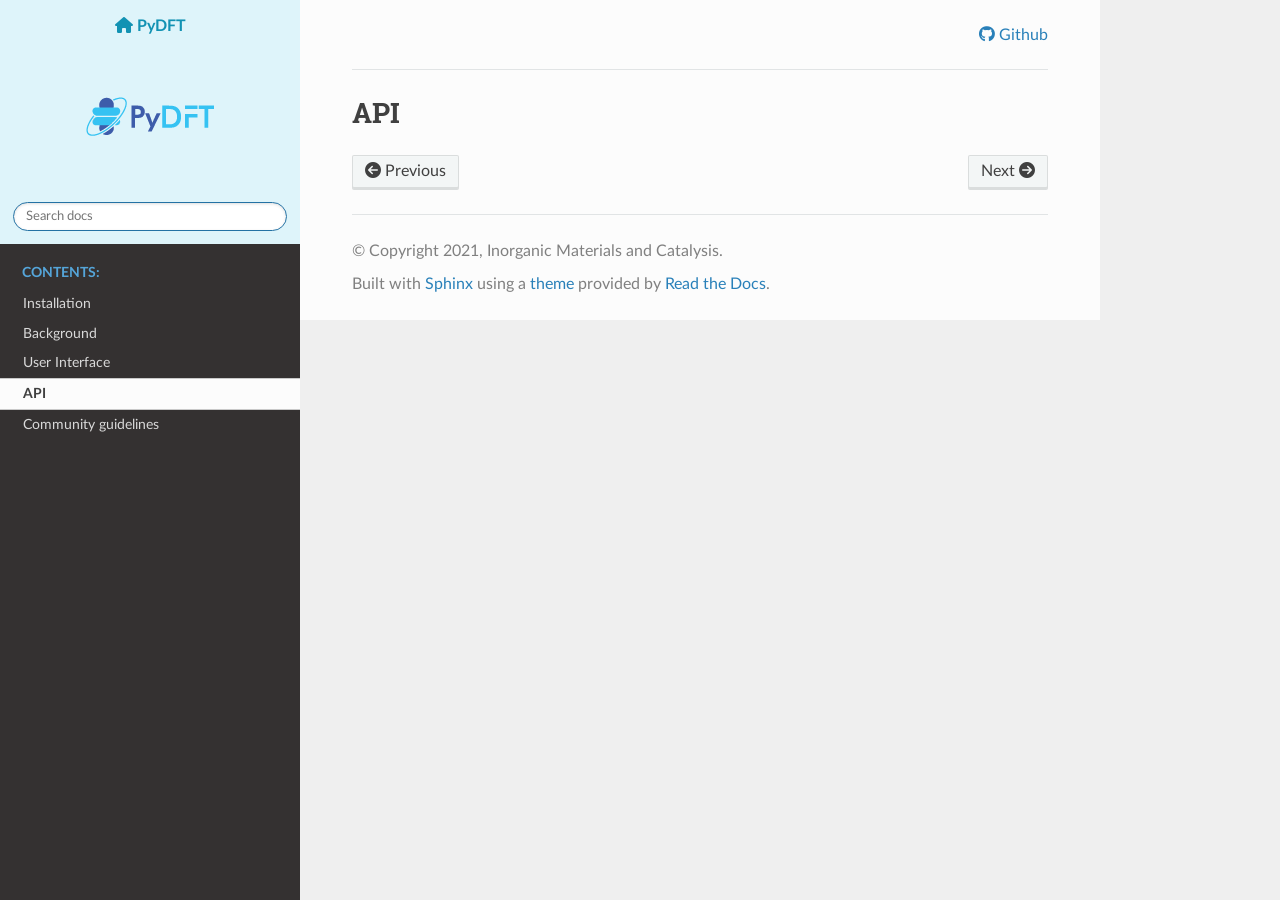
<file: api.html>
<!DOCTYPE html>
<html class="writer-html5" lang="en" data-content_root="./">
<head>
  <meta charset="utf-8" /><meta name="viewport" content="width=device-width, initial-scale=1" />

  <meta name="viewport" content="width=device-width, initial-scale=1.0" />
  <title>API &mdash; PyDFT  documentation</title>
      <link rel="stylesheet" type="text/css" href="_static/pygments.css?v=b86133f3" />
      <link rel="stylesheet" type="text/css" href="_static/css/theme.css?v=e59714d7" />
      <link rel="stylesheet" type="text/css" href="_static/css/custom.css?v=98152c0f" />
      <link rel="stylesheet" type="text/css" href="https://cdnjs.cloudflare.com/ajax/libs/font-awesome/6.1.1/css/all.min.css" />

  
    <link rel="shortcut icon" href="_static/favicon.ico"/>
      <script src="_static/jquery.js?v=5d32c60e"></script>
      <script src="_static/_sphinx_javascript_frameworks_compat.js?v=2cd50e6c"></script>
      <script src="_static/documentation_options.js?v=5929fcd5"></script>
      <script src="_static/doctools.js?v=9bcbadda"></script>
      <script src="_static/sphinx_highlight.js?v=dc90522c"></script>
    <script src="_static/js/theme.js"></script>
    <link rel="index" title="Index" href="genindex.html" />
    <link rel="search" title="Search" href="search.html" />
    <link rel="next" title="Community guidelines" href="community_guidelines.html" />
    <link rel="prev" title="User Interface" href="user_interface.html" /> 
</head>

<body class="wy-body-for-nav"> 
  <div class="wy-grid-for-nav">
    <nav data-toggle="wy-nav-shift" class="wy-nav-side">
      <div class="wy-side-scroll">
        <div class="wy-side-nav-search" >

          
          
          <a href="index.html" class="icon icon-home">
            PyDFT
              <img src="_static/pydft_128px.png" class="logo" alt="Logo"/>
          </a>
<div role="search">
  <form id="rtd-search-form" class="wy-form" action="search.html" method="get">
    <input type="text" name="q" placeholder="Search docs" aria-label="Search docs" />
    <input type="hidden" name="check_keywords" value="yes" />
    <input type="hidden" name="area" value="default" />
  </form>
</div>
        </div><div class="wy-menu wy-menu-vertical" data-spy="affix" role="navigation" aria-label="Navigation menu">
              <p class="caption" role="heading"><span class="caption-text">Contents:</span></p>
<ul class="current">
<li class="toctree-l1"><a class="reference internal" href="installation.html">Installation</a></li>
<li class="toctree-l1"><a class="reference internal" href="background.html">Background</a></li>
<li class="toctree-l1"><a class="reference internal" href="user_interface.html">User Interface</a></li>
<li class="toctree-l1 current"><a class="current reference internal" href="#">API</a></li>
<li class="toctree-l1"><a class="reference internal" href="community_guidelines.html">Community guidelines</a></li>
</ul>

        </div>
      </div>
    </nav>

    <section data-toggle="wy-nav-shift" class="wy-nav-content-wrap"><nav class="wy-nav-top" aria-label="Mobile navigation menu" >
          <i data-toggle="wy-nav-top" class="fa fa-bars"></i>
          <a href="index.html">PyDFT</a>
      </nav>

      <div class="wy-nav-content">
        <div class="rst-content">
          <div style="text-align: right;">
<a href="https://github.com/ifilot/pydft" target="_blank"><i class="fa-brands fa-github"></i> Github</a>
</div>
<hr>
          <div role="main" class="document" itemscope="itemscope" itemtype="http://schema.org/Article">
           <div itemprop="articleBody">
             
  <section id="index-0">
<span id="api"></span><span id="id1"></span><h1>API<a class="headerlink" href="#index-0" title="Link to this heading"></a></h1>
</section>


           </div>
          </div>
          <footer><div class="rst-footer-buttons" role="navigation" aria-label="Footer">
        <a href="user_interface.html" class="btn btn-neutral float-left" title="User Interface" accesskey="p" rel="prev"><span class="fa fa-arrow-circle-left" aria-hidden="true"></span> Previous</a>
        <a href="community_guidelines.html" class="btn btn-neutral float-right" title="Community guidelines" accesskey="n" rel="next">Next <span class="fa fa-arrow-circle-right" aria-hidden="true"></span></a>
    </div>

  <hr/>

  <div role="contentinfo">
    <p>&#169; Copyright 2021, Inorganic Materials and Catalysis.</p>
  </div>

  Built with <a href="https://www.sphinx-doc.org/">Sphinx</a> using a
    <a href="https://github.com/readthedocs/sphinx_rtd_theme">theme</a>
    provided by <a href="https://readthedocs.org">Read the Docs</a>.
   

</footer>
        </div>
      </div>
    </section>
  </div>
  <script>
      jQuery(function () {
          SphinxRtdTheme.Navigation.enable(true);
      });
  </script> 

</body>
</html>
</file>
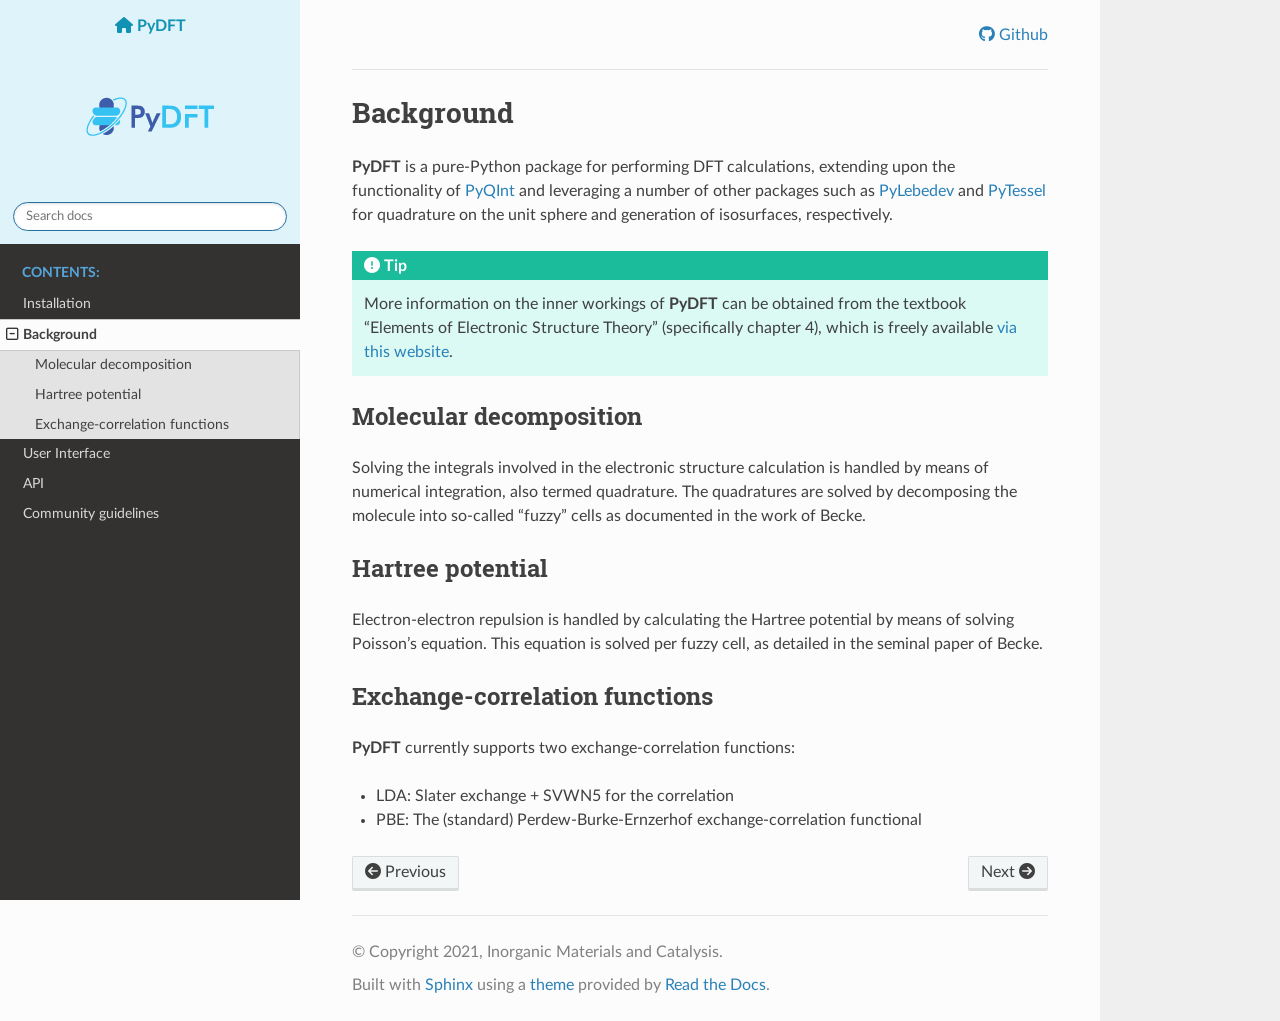
<file: background.html>
<!DOCTYPE html>
<html class="writer-html5" lang="en" data-content_root="./">
<head>
  <meta charset="utf-8" /><meta name="viewport" content="width=device-width, initial-scale=1" />

  <meta name="viewport" content="width=device-width, initial-scale=1.0" />
  <title>Background &mdash; PyDFT  documentation</title>
      <link rel="stylesheet" type="text/css" href="_static/pygments.css?v=b86133f3" />
      <link rel="stylesheet" type="text/css" href="_static/css/theme.css?v=e59714d7" />
      <link rel="stylesheet" type="text/css" href="_static/css/custom.css?v=98152c0f" />
      <link rel="stylesheet" type="text/css" href="https://cdnjs.cloudflare.com/ajax/libs/font-awesome/6.1.1/css/all.min.css" />

  
    <link rel="shortcut icon" href="_static/favicon.ico"/>
      <script src="_static/jquery.js?v=5d32c60e"></script>
      <script src="_static/_sphinx_javascript_frameworks_compat.js?v=2cd50e6c"></script>
      <script src="_static/documentation_options.js?v=5929fcd5"></script>
      <script src="_static/doctools.js?v=9bcbadda"></script>
      <script src="_static/sphinx_highlight.js?v=dc90522c"></script>
    <script src="_static/js/theme.js"></script>
    <link rel="index" title="Index" href="genindex.html" />
    <link rel="search" title="Search" href="search.html" />
    <link rel="next" title="User Interface" href="user_interface.html" />
    <link rel="prev" title="Installation" href="installation.html" /> 
</head>

<body class="wy-body-for-nav"> 
  <div class="wy-grid-for-nav">
    <nav data-toggle="wy-nav-shift" class="wy-nav-side">
      <div class="wy-side-scroll">
        <div class="wy-side-nav-search" >

          
          
          <a href="index.html" class="icon icon-home">
            PyDFT
              <img src="_static/pydft_128px.png" class="logo" alt="Logo"/>
          </a>
<div role="search">
  <form id="rtd-search-form" class="wy-form" action="search.html" method="get">
    <input type="text" name="q" placeholder="Search docs" aria-label="Search docs" />
    <input type="hidden" name="check_keywords" value="yes" />
    <input type="hidden" name="area" value="default" />
  </form>
</div>
        </div><div class="wy-menu wy-menu-vertical" data-spy="affix" role="navigation" aria-label="Navigation menu">
              <p class="caption" role="heading"><span class="caption-text">Contents:</span></p>
<ul class="current">
<li class="toctree-l1"><a class="reference internal" href="installation.html">Installation</a></li>
<li class="toctree-l1 current"><a class="current reference internal" href="#">Background</a><ul>
<li class="toctree-l2"><a class="reference internal" href="#molecular-decomposition">Molecular decomposition</a></li>
<li class="toctree-l2"><a class="reference internal" href="#hartree-potential">Hartree potential</a></li>
<li class="toctree-l2"><a class="reference internal" href="#exchange-correlation-functions">Exchange-correlation functions</a></li>
</ul>
</li>
<li class="toctree-l1"><a class="reference internal" href="user_interface.html">User Interface</a></li>
<li class="toctree-l1"><a class="reference internal" href="api.html">API</a></li>
<li class="toctree-l1"><a class="reference internal" href="community_guidelines.html">Community guidelines</a></li>
</ul>

        </div>
      </div>
    </nav>

    <section data-toggle="wy-nav-shift" class="wy-nav-content-wrap"><nav class="wy-nav-top" aria-label="Mobile navigation menu" >
          <i data-toggle="wy-nav-top" class="fa fa-bars"></i>
          <a href="index.html">PyDFT</a>
      </nav>

      <div class="wy-nav-content">
        <div class="rst-content">
          <div style="text-align: right;">
<a href="https://github.com/ifilot/pydft" target="_blank"><i class="fa-brands fa-github"></i> Github</a>
</div>
<hr>
          <div role="main" class="document" itemscope="itemscope" itemtype="http://schema.org/Article">
           <div itemprop="articleBody">
             
  <section id="index-0">
<span id="background"></span><span id="id1"></span><h1>Background<a class="headerlink" href="#index-0" title="Link to this heading"></a></h1>
<p><strong class="program">PyDFT</strong> is a pure-Python package for performing DFT calculations,
extending upon the functionality of <a class="reference external" href="https://pyqint.imc-tue.nl/">PyQInt</a>
and leveraging a number of other packages such as
<a class="reference external" href="https://github.com/ifilot/pylebedev">PyLebedev</a> and
<a class="reference external" href="https://pytessel.imc-tue.nl/">PyTessel</a> for quadrature on the unit sphere
and generation of isosurfaces, respectively.</p>
<div class="admonition tip">
<p class="admonition-title">Tip</p>
<p>More information on the inner workings of <strong class="program">PyDFT</strong> can be obtained
from the textbook “Elements of Electronic Structure Theory” (specifically
chapter 4), which is freely available <a class="reference external" href="https://ifilot.pages.tue.nl/elements-of-electronic-structure-theory/">via this website</a>.</p>
</div>
<section id="molecular-decomposition">
<h2>Molecular decomposition<a class="headerlink" href="#molecular-decomposition" title="Link to this heading"></a></h2>
<p>Solving the integrals involved in the electronic structure calculation is handled
by means of numerical integration, also termed quadrature. The quadratures are
solved by decomposing the molecule into so-called “fuzzy” cells as documented
in the work of Becke.</p>
</section>
<section id="hartree-potential">
<h2>Hartree potential<a class="headerlink" href="#hartree-potential" title="Link to this heading"></a></h2>
<p>Electron-electron repulsion is handled by calculating the Hartree potential
by means of solving Poisson’s equation. This equation is solved per fuzzy cell,
as detailed in the seminal paper of Becke.</p>
</section>
<section id="exchange-correlation-functions">
<h2>Exchange-correlation functions<a class="headerlink" href="#exchange-correlation-functions" title="Link to this heading"></a></h2>
<p><strong class="program">PyDFT</strong> currently supports two exchange-correlation functions:</p>
<ul class="simple">
<li><p>LDA: Slater exchange + SVWN5 for the correlation</p></li>
<li><p>PBE: The (standard) Perdew-Burke-Ernzerhof exchange-correlation functional</p></li>
</ul>
</section>
</section>


           </div>
          </div>
          <footer><div class="rst-footer-buttons" role="navigation" aria-label="Footer">
        <a href="installation.html" class="btn btn-neutral float-left" title="Installation" accesskey="p" rel="prev"><span class="fa fa-arrow-circle-left" aria-hidden="true"></span> Previous</a>
        <a href="user_interface.html" class="btn btn-neutral float-right" title="User Interface" accesskey="n" rel="next">Next <span class="fa fa-arrow-circle-right" aria-hidden="true"></span></a>
    </div>

  <hr/>

  <div role="contentinfo">
    <p>&#169; Copyright 2021, Inorganic Materials and Catalysis.</p>
  </div>

  Built with <a href="https://www.sphinx-doc.org/">Sphinx</a> using a
    <a href="https://github.com/readthedocs/sphinx_rtd_theme">theme</a>
    provided by <a href="https://readthedocs.org">Read the Docs</a>.
   

</footer>
        </div>
      </div>
    </section>
  </div>
  <script>
      jQuery(function () {
          SphinxRtdTheme.Navigation.enable(true);
      });
  </script> 

</body>
</html>
</file>
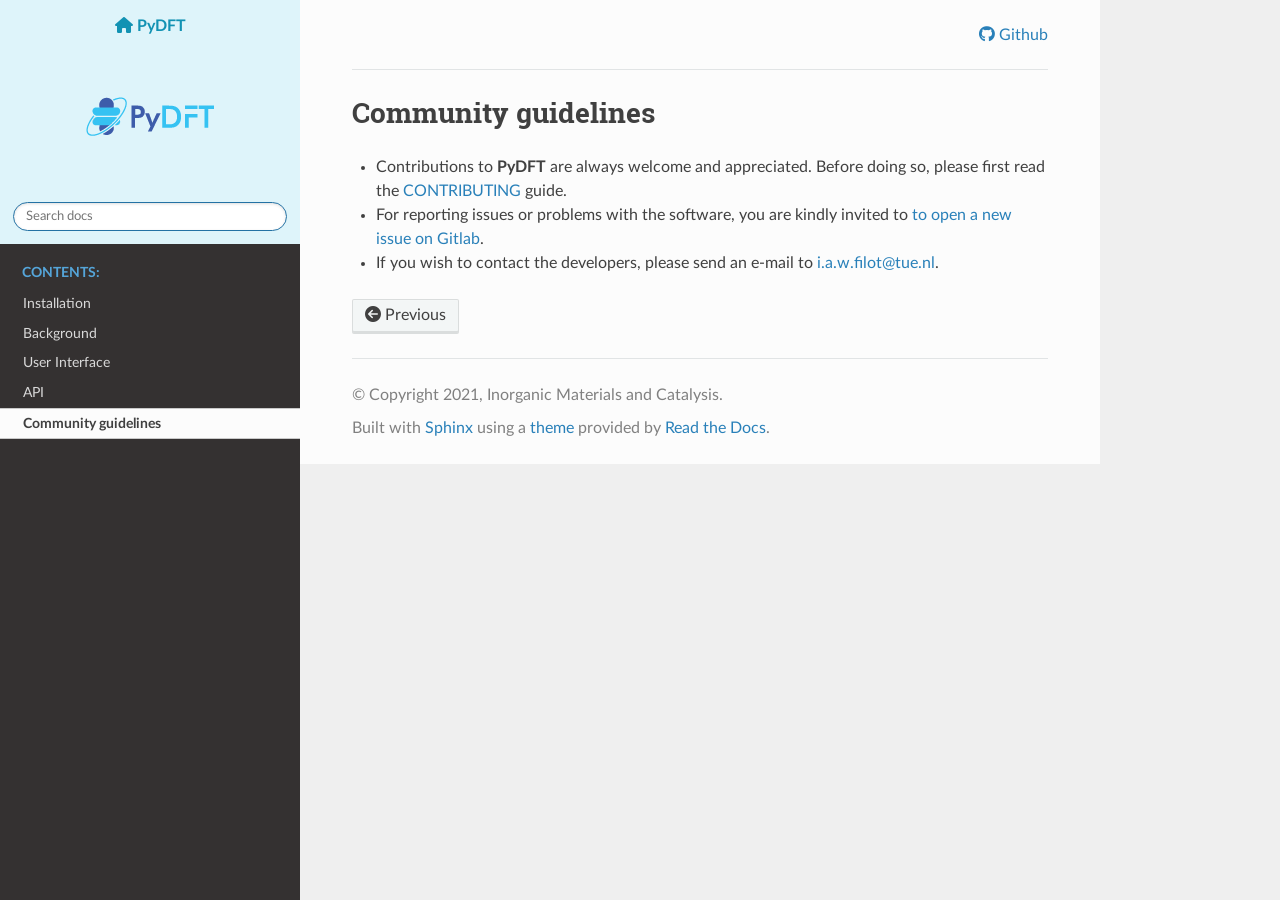
<file: community_guidelines.html>
<!DOCTYPE html>
<html class="writer-html5" lang="en" data-content_root="./">
<head>
  <meta charset="utf-8" /><meta name="viewport" content="width=device-width, initial-scale=1" />

  <meta name="viewport" content="width=device-width, initial-scale=1.0" />
  <title>Community guidelines &mdash; PyDFT  documentation</title>
      <link rel="stylesheet" type="text/css" href="_static/pygments.css?v=b86133f3" />
      <link rel="stylesheet" type="text/css" href="_static/css/theme.css?v=e59714d7" />
      <link rel="stylesheet" type="text/css" href="_static/css/custom.css?v=98152c0f" />
      <link rel="stylesheet" type="text/css" href="https://cdnjs.cloudflare.com/ajax/libs/font-awesome/6.1.1/css/all.min.css" />

  
    <link rel="shortcut icon" href="_static/favicon.ico"/>
      <script src="_static/jquery.js?v=5d32c60e"></script>
      <script src="_static/_sphinx_javascript_frameworks_compat.js?v=2cd50e6c"></script>
      <script src="_static/documentation_options.js?v=5929fcd5"></script>
      <script src="_static/doctools.js?v=9bcbadda"></script>
      <script src="_static/sphinx_highlight.js?v=dc90522c"></script>
    <script src="_static/js/theme.js"></script>
    <link rel="index" title="Index" href="genindex.html" />
    <link rel="search" title="Search" href="search.html" />
    <link rel="prev" title="API" href="api.html" /> 
</head>

<body class="wy-body-for-nav"> 
  <div class="wy-grid-for-nav">
    <nav data-toggle="wy-nav-shift" class="wy-nav-side">
      <div class="wy-side-scroll">
        <div class="wy-side-nav-search" >

          
          
          <a href="index.html" class="icon icon-home">
            PyDFT
              <img src="_static/pydft_128px.png" class="logo" alt="Logo"/>
          </a>
<div role="search">
  <form id="rtd-search-form" class="wy-form" action="search.html" method="get">
    <input type="text" name="q" placeholder="Search docs" aria-label="Search docs" />
    <input type="hidden" name="check_keywords" value="yes" />
    <input type="hidden" name="area" value="default" />
  </form>
</div>
        </div><div class="wy-menu wy-menu-vertical" data-spy="affix" role="navigation" aria-label="Navigation menu">
              <p class="caption" role="heading"><span class="caption-text">Contents:</span></p>
<ul class="current">
<li class="toctree-l1"><a class="reference internal" href="installation.html">Installation</a></li>
<li class="toctree-l1"><a class="reference internal" href="background.html">Background</a></li>
<li class="toctree-l1"><a class="reference internal" href="user_interface.html">User Interface</a></li>
<li class="toctree-l1"><a class="reference internal" href="api.html">API</a></li>
<li class="toctree-l1 current"><a class="current reference internal" href="#">Community guidelines</a></li>
</ul>

        </div>
      </div>
    </nav>

    <section data-toggle="wy-nav-shift" class="wy-nav-content-wrap"><nav class="wy-nav-top" aria-label="Mobile navigation menu" >
          <i data-toggle="wy-nav-top" class="fa fa-bars"></i>
          <a href="index.html">PyDFT</a>
      </nav>

      <div class="wy-nav-content">
        <div class="rst-content">
          <div style="text-align: right;">
<a href="https://github.com/ifilot/pydft" target="_blank"><i class="fa-brands fa-github"></i> Github</a>
</div>
<hr>
          <div role="main" class="document" itemscope="itemscope" itemtype="http://schema.org/Article">
           <div itemprop="articleBody">
             
  <section id="index-0">
<span id="community-guidelines"></span><span id="id1"></span><h1>Community guidelines<a class="headerlink" href="#index-0" title="Link to this heading"></a></h1>
<ul class="simple">
<li><p>Contributions to <strong class="program">PyDFT</strong> are always welcome and appreciated. Before doing
so, please first read the <a class="reference external" href="https://github.com/ifilot/pydft/blob/master/CONTRIBUTING.md">CONTRIBUTING</a>
guide.</p></li>
<li><p>For reporting issues or problems with the software, you are kindly invited to
<a class="reference external" href="https://github.com/ifilot/pydft/issues/new">to open a new issue on Gitlab</a>.</p></li>
<li><p>If you wish to contact the developers, please send an e-mail to <a class="reference external" href="mailto:i&#46;a&#46;w&#46;filot&#37;&#52;&#48;tue&#46;nl">i<span>&#46;</span>a<span>&#46;</span>w<span>&#46;</span>filot<span>&#64;</span>tue<span>&#46;</span>nl</a>.</p></li>
</ul>
</section>


           </div>
          </div>
          <footer><div class="rst-footer-buttons" role="navigation" aria-label="Footer">
        <a href="api.html" class="btn btn-neutral float-left" title="API" accesskey="p" rel="prev"><span class="fa fa-arrow-circle-left" aria-hidden="true"></span> Previous</a>
    </div>

  <hr/>

  <div role="contentinfo">
    <p>&#169; Copyright 2021, Inorganic Materials and Catalysis.</p>
  </div>

  Built with <a href="https://www.sphinx-doc.org/">Sphinx</a> using a
    <a href="https://github.com/readthedocs/sphinx_rtd_theme">theme</a>
    provided by <a href="https://readthedocs.org">Read the Docs</a>.
   

</footer>
        </div>
      </div>
    </section>
  </div>
  <script>
      jQuery(function () {
          SphinxRtdTheme.Navigation.enable(true);
      });
  </script> 

</body>
</html>
</file>
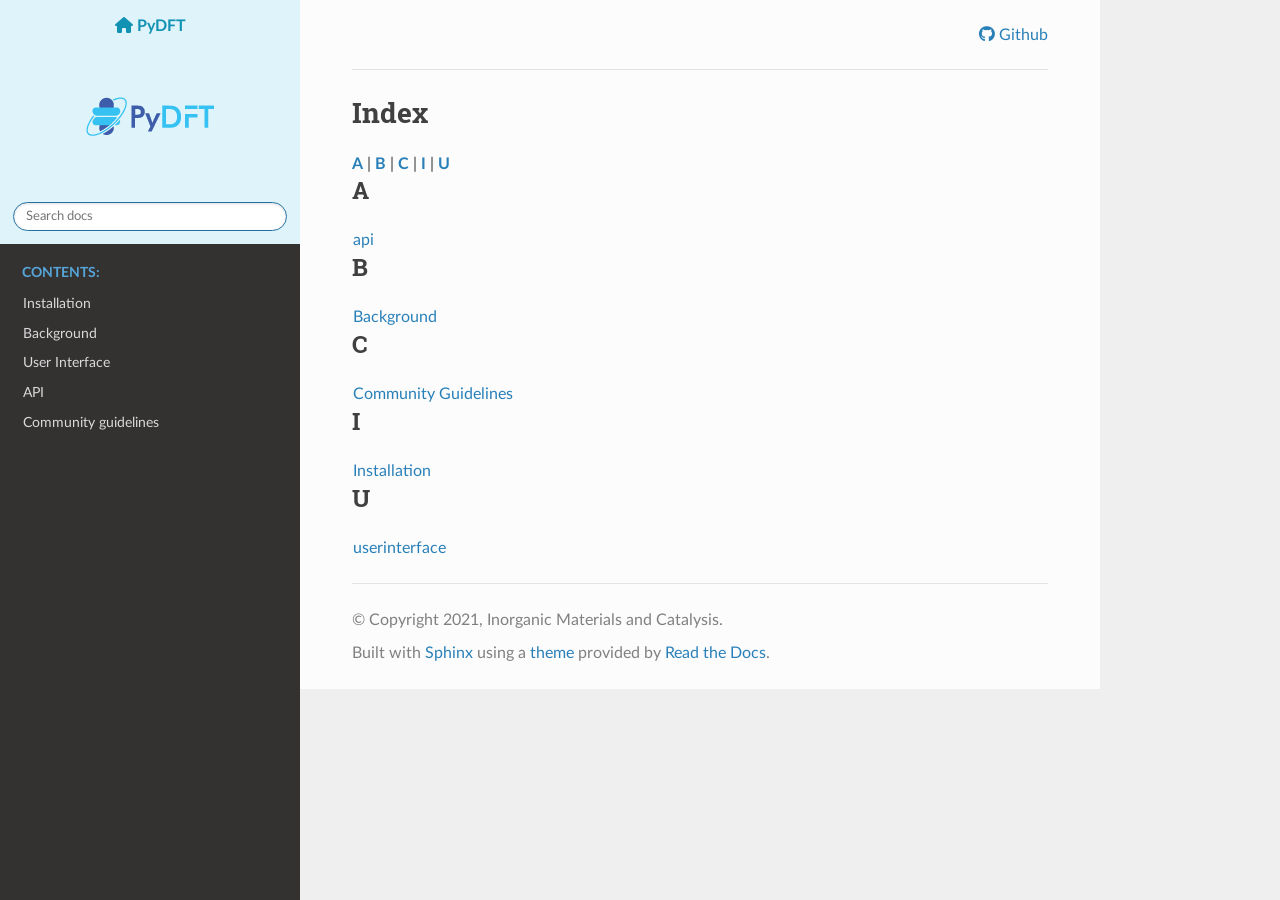
<file: genindex.html>
<!DOCTYPE html>
<html class="writer-html5" lang="en" data-content_root="./">
<head>
  <meta charset="utf-8" />
  <meta name="viewport" content="width=device-width, initial-scale=1.0" />
  <title>Index &mdash; PyDFT  documentation</title>
      <link rel="stylesheet" type="text/css" href="_static/pygments.css?v=b86133f3" />
      <link rel="stylesheet" type="text/css" href="_static/css/theme.css?v=e59714d7" />
      <link rel="stylesheet" type="text/css" href="_static/css/custom.css?v=98152c0f" />
      <link rel="stylesheet" type="text/css" href="https://cdnjs.cloudflare.com/ajax/libs/font-awesome/6.1.1/css/all.min.css" />

  
    <link rel="shortcut icon" href="_static/favicon.ico"/>
      <script src="_static/jquery.js?v=5d32c60e"></script>
      <script src="_static/_sphinx_javascript_frameworks_compat.js?v=2cd50e6c"></script>
      <script src="_static/documentation_options.js?v=5929fcd5"></script>
      <script src="_static/doctools.js?v=9bcbadda"></script>
      <script src="_static/sphinx_highlight.js?v=dc90522c"></script>
    <script src="_static/js/theme.js"></script>
    <link rel="index" title="Index" href="#" />
    <link rel="search" title="Search" href="search.html" /> 
</head>

<body class="wy-body-for-nav"> 
  <div class="wy-grid-for-nav">
    <nav data-toggle="wy-nav-shift" class="wy-nav-side">
      <div class="wy-side-scroll">
        <div class="wy-side-nav-search" >

          
          
          <a href="index.html" class="icon icon-home">
            PyDFT
              <img src="_static/pydft_128px.png" class="logo" alt="Logo"/>
          </a>
<div role="search">
  <form id="rtd-search-form" class="wy-form" action="search.html" method="get">
    <input type="text" name="q" placeholder="Search docs" aria-label="Search docs" />
    <input type="hidden" name="check_keywords" value="yes" />
    <input type="hidden" name="area" value="default" />
  </form>
</div>
        </div><div class="wy-menu wy-menu-vertical" data-spy="affix" role="navigation" aria-label="Navigation menu">
              <p class="caption" role="heading"><span class="caption-text">Contents:</span></p>
<ul>
<li class="toctree-l1"><a class="reference internal" href="installation.html">Installation</a></li>
<li class="toctree-l1"><a class="reference internal" href="background.html">Background</a></li>
<li class="toctree-l1"><a class="reference internal" href="user_interface.html">User Interface</a></li>
<li class="toctree-l1"><a class="reference internal" href="api.html">API</a></li>
<li class="toctree-l1"><a class="reference internal" href="community_guidelines.html">Community guidelines</a></li>
</ul>

        </div>
      </div>
    </nav>

    <section data-toggle="wy-nav-shift" class="wy-nav-content-wrap"><nav class="wy-nav-top" aria-label="Mobile navigation menu" >
          <i data-toggle="wy-nav-top" class="fa fa-bars"></i>
          <a href="index.html">PyDFT</a>
      </nav>

      <div class="wy-nav-content">
        <div class="rst-content">
          <div style="text-align: right;">
<a href="https://github.com/ifilot/pydft" target="_blank"><i class="fa-brands fa-github"></i> Github</a>
</div>
<hr>
          <div role="main" class="document" itemscope="itemscope" itemtype="http://schema.org/Article">
           <div itemprop="articleBody">
             

<h1 id="index">Index</h1>

<div class="genindex-jumpbox">
 <a href="#A"><strong>A</strong></a>
 | <a href="#B"><strong>B</strong></a>
 | <a href="#C"><strong>C</strong></a>
 | <a href="#I"><strong>I</strong></a>
 | <a href="#U"><strong>U</strong></a>
 
</div>
<h2 id="A">A</h2>
<table style="width: 100%" class="indextable genindextable"><tr>
  <td style="width: 33%; vertical-align: top;"><ul>
      <li><a href="api.html#index-0">api</a>
</li>
  </ul></td>
</tr></table>

<h2 id="B">B</h2>
<table style="width: 100%" class="indextable genindextable"><tr>
  <td style="width: 33%; vertical-align: top;"><ul>
      <li><a href="background.html#index-0">Background</a>
</li>
  </ul></td>
</tr></table>

<h2 id="C">C</h2>
<table style="width: 100%" class="indextable genindextable"><tr>
  <td style="width: 33%; vertical-align: top;"><ul>
      <li><a href="community_guidelines.html#index-0">Community Guidelines</a>
</li>
  </ul></td>
</tr></table>

<h2 id="I">I</h2>
<table style="width: 100%" class="indextable genindextable"><tr>
  <td style="width: 33%; vertical-align: top;"><ul>
      <li><a href="installation.html#index-0">Installation</a>
</li>
  </ul></td>
</tr></table>

<h2 id="U">U</h2>
<table style="width: 100%" class="indextable genindextable"><tr>
  <td style="width: 33%; vertical-align: top;"><ul>
      <li><a href="user_interface.html#index-0">userinterface</a>
</li>
  </ul></td>
</tr></table>



           </div>
          </div>
          <footer>

  <hr/>

  <div role="contentinfo">
    <p>&#169; Copyright 2021, Inorganic Materials and Catalysis.</p>
  </div>

  Built with <a href="https://www.sphinx-doc.org/">Sphinx</a> using a
    <a href="https://github.com/readthedocs/sphinx_rtd_theme">theme</a>
    provided by <a href="https://readthedocs.org">Read the Docs</a>.
   

</footer>
        </div>
      </div>
    </section>
  </div>
  <script>
      jQuery(function () {
          SphinxRtdTheme.Navigation.enable(true);
      });
  </script> 

</body>
</html>
</file>
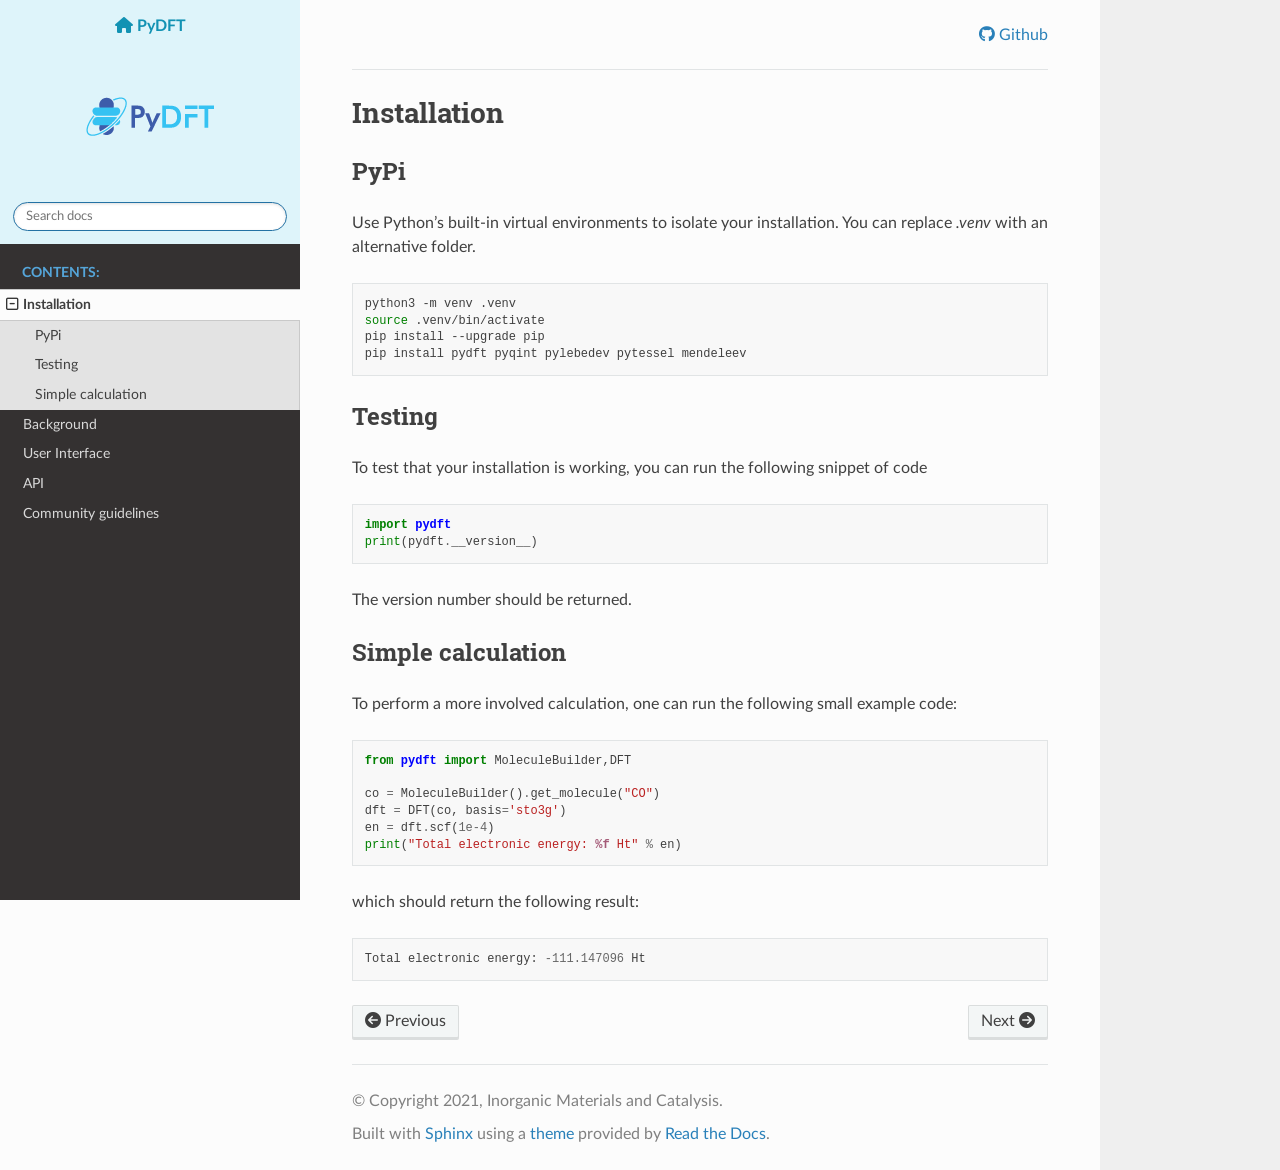
<file: installation.html>
<!DOCTYPE html>
<html class="writer-html5" lang="en" data-content_root="./">
<head>
  <meta charset="utf-8" /><meta name="viewport" content="width=device-width, initial-scale=1" />

  <meta name="viewport" content="width=device-width, initial-scale=1.0" />
  <title>Installation &mdash; PyDFT  documentation</title>
      <link rel="stylesheet" type="text/css" href="_static/pygments.css?v=b86133f3" />
      <link rel="stylesheet" type="text/css" href="_static/css/theme.css?v=e59714d7" />
      <link rel="stylesheet" type="text/css" href="_static/css/custom.css?v=98152c0f" />
      <link rel="stylesheet" type="text/css" href="https://cdnjs.cloudflare.com/ajax/libs/font-awesome/6.1.1/css/all.min.css" />

  
    <link rel="shortcut icon" href="_static/favicon.ico"/>
      <script src="_static/jquery.js?v=5d32c60e"></script>
      <script src="_static/_sphinx_javascript_frameworks_compat.js?v=2cd50e6c"></script>
      <script src="_static/documentation_options.js?v=5929fcd5"></script>
      <script src="_static/doctools.js?v=9bcbadda"></script>
      <script src="_static/sphinx_highlight.js?v=dc90522c"></script>
    <script src="_static/js/theme.js"></script>
    <link rel="index" title="Index" href="genindex.html" />
    <link rel="search" title="Search" href="search.html" />
    <link rel="next" title="Background" href="background.html" />
    <link rel="prev" title="PyDFT: pure-python density functional theory" href="index.html" /> 
</head>

<body class="wy-body-for-nav"> 
  <div class="wy-grid-for-nav">
    <nav data-toggle="wy-nav-shift" class="wy-nav-side">
      <div class="wy-side-scroll">
        <div class="wy-side-nav-search" >

          
          
          <a href="index.html" class="icon icon-home">
            PyDFT
              <img src="_static/pydft_128px.png" class="logo" alt="Logo"/>
          </a>
<div role="search">
  <form id="rtd-search-form" class="wy-form" action="search.html" method="get">
    <input type="text" name="q" placeholder="Search docs" aria-label="Search docs" />
    <input type="hidden" name="check_keywords" value="yes" />
    <input type="hidden" name="area" value="default" />
  </form>
</div>
        </div><div class="wy-menu wy-menu-vertical" data-spy="affix" role="navigation" aria-label="Navigation menu">
              <p class="caption" role="heading"><span class="caption-text">Contents:</span></p>
<ul class="current">
<li class="toctree-l1 current"><a class="current reference internal" href="#">Installation</a><ul>
<li class="toctree-l2"><a class="reference internal" href="#pypi">PyPi</a></li>
<li class="toctree-l2"><a class="reference internal" href="#testing">Testing</a></li>
<li class="toctree-l2"><a class="reference internal" href="#simple-calculation">Simple calculation</a></li>
</ul>
</li>
<li class="toctree-l1"><a class="reference internal" href="background.html">Background</a></li>
<li class="toctree-l1"><a class="reference internal" href="user_interface.html">User Interface</a></li>
<li class="toctree-l1"><a class="reference internal" href="api.html">API</a></li>
<li class="toctree-l1"><a class="reference internal" href="community_guidelines.html">Community guidelines</a></li>
</ul>

        </div>
      </div>
    </nav>

    <section data-toggle="wy-nav-shift" class="wy-nav-content-wrap"><nav class="wy-nav-top" aria-label="Mobile navigation menu" >
          <i data-toggle="wy-nav-top" class="fa fa-bars"></i>
          <a href="index.html">PyDFT</a>
      </nav>

      <div class="wy-nav-content">
        <div class="rst-content">
          <div style="text-align: right;">
<a href="https://github.com/ifilot/pydft" target="_blank"><i class="fa-brands fa-github"></i> Github</a>
</div>
<hr>
          <div role="main" class="document" itemscope="itemscope" itemtype="http://schema.org/Article">
           <div itemprop="articleBody">
             
  <section id="index-0">
<span id="installation"></span><span id="id1"></span><h1>Installation<a class="headerlink" href="#index-0" title="Link to this heading"></a></h1>
<section id="pypi">
<h2>PyPi<a class="headerlink" href="#pypi" title="Link to this heading"></a></h2>
<p>Use Python’s built-in virtual environments to isolate your installation. You can
replace <cite>.venv</cite> with an alternative folder.</p>
<div class="highlight-bash notranslate"><div class="highlight"><pre><span></span>python3<span class="w"> </span>-m<span class="w"> </span>venv<span class="w"> </span>.venv
<span class="nb">source</span><span class="w"> </span>.venv/bin/activate
pip<span class="w"> </span>install<span class="w"> </span>--upgrade<span class="w"> </span>pip
pip<span class="w"> </span>install<span class="w"> </span>pydft<span class="w"> </span>pyqint<span class="w"> </span>pylebedev<span class="w"> </span>pytessel<span class="w"> </span>mendeleev
</pre></div>
</div>
</section>
<section id="testing">
<h2>Testing<a class="headerlink" href="#testing" title="Link to this heading"></a></h2>
<p>To test that your installation is working, you can run the following snippet
of code</p>
<div class="highlight-python notranslate"><div class="highlight"><pre><span></span><span class="kn">import</span><span class="w"> </span><span class="nn">pydft</span>
<span class="nb">print</span><span class="p">(</span><span class="n">pydft</span><span class="o">.</span><span class="n">__version__</span><span class="p">)</span>
</pre></div>
</div>
<p>The version number should be returned.</p>
</section>
<section id="simple-calculation">
<h2>Simple calculation<a class="headerlink" href="#simple-calculation" title="Link to this heading"></a></h2>
<p>To perform a more involved calculation, one can run the following small
example code:</p>
<div class="highlight-python notranslate"><div class="highlight"><pre><span></span><span class="kn">from</span><span class="w"> </span><span class="nn">pydft</span><span class="w"> </span><span class="kn">import</span> <span class="n">MoleculeBuilder</span><span class="p">,</span><span class="n">DFT</span>

<span class="n">co</span> <span class="o">=</span> <span class="n">MoleculeBuilder</span><span class="p">()</span><span class="o">.</span><span class="n">get_molecule</span><span class="p">(</span><span class="s2">&quot;CO&quot;</span><span class="p">)</span>
<span class="n">dft</span> <span class="o">=</span> <span class="n">DFT</span><span class="p">(</span><span class="n">co</span><span class="p">,</span> <span class="n">basis</span><span class="o">=</span><span class="s1">&#39;sto3g&#39;</span><span class="p">)</span>
<span class="n">en</span> <span class="o">=</span> <span class="n">dft</span><span class="o">.</span><span class="n">scf</span><span class="p">(</span><span class="mf">1e-4</span><span class="p">)</span>
<span class="nb">print</span><span class="p">(</span><span class="s2">&quot;Total electronic energy: </span><span class="si">%f</span><span class="s2"> Ht&quot;</span> <span class="o">%</span> <span class="n">en</span><span class="p">)</span>
</pre></div>
</div>
<p>which should return the following result:</p>
<div class="highlight-default notranslate"><div class="highlight"><pre><span></span><span class="n">Total</span> <span class="n">electronic</span> <span class="n">energy</span><span class="p">:</span> <span class="o">-</span><span class="mf">111.147096</span> <span class="n">Ht</span>
</pre></div>
</div>
</section>
</section>


           </div>
          </div>
          <footer><div class="rst-footer-buttons" role="navigation" aria-label="Footer">
        <a href="index.html" class="btn btn-neutral float-left" title="PyDFT: pure-python density functional theory" accesskey="p" rel="prev"><span class="fa fa-arrow-circle-left" aria-hidden="true"></span> Previous</a>
        <a href="background.html" class="btn btn-neutral float-right" title="Background" accesskey="n" rel="next">Next <span class="fa fa-arrow-circle-right" aria-hidden="true"></span></a>
    </div>

  <hr/>

  <div role="contentinfo">
    <p>&#169; Copyright 2021, Inorganic Materials and Catalysis.</p>
  </div>

  Built with <a href="https://www.sphinx-doc.org/">Sphinx</a> using a
    <a href="https://github.com/readthedocs/sphinx_rtd_theme">theme</a>
    provided by <a href="https://readthedocs.org">Read the Docs</a>.
   

</footer>
        </div>
      </div>
    </section>
  </div>
  <script>
      jQuery(function () {
          SphinxRtdTheme.Navigation.enable(true);
      });
  </script> 

</body>
</html>
</file>
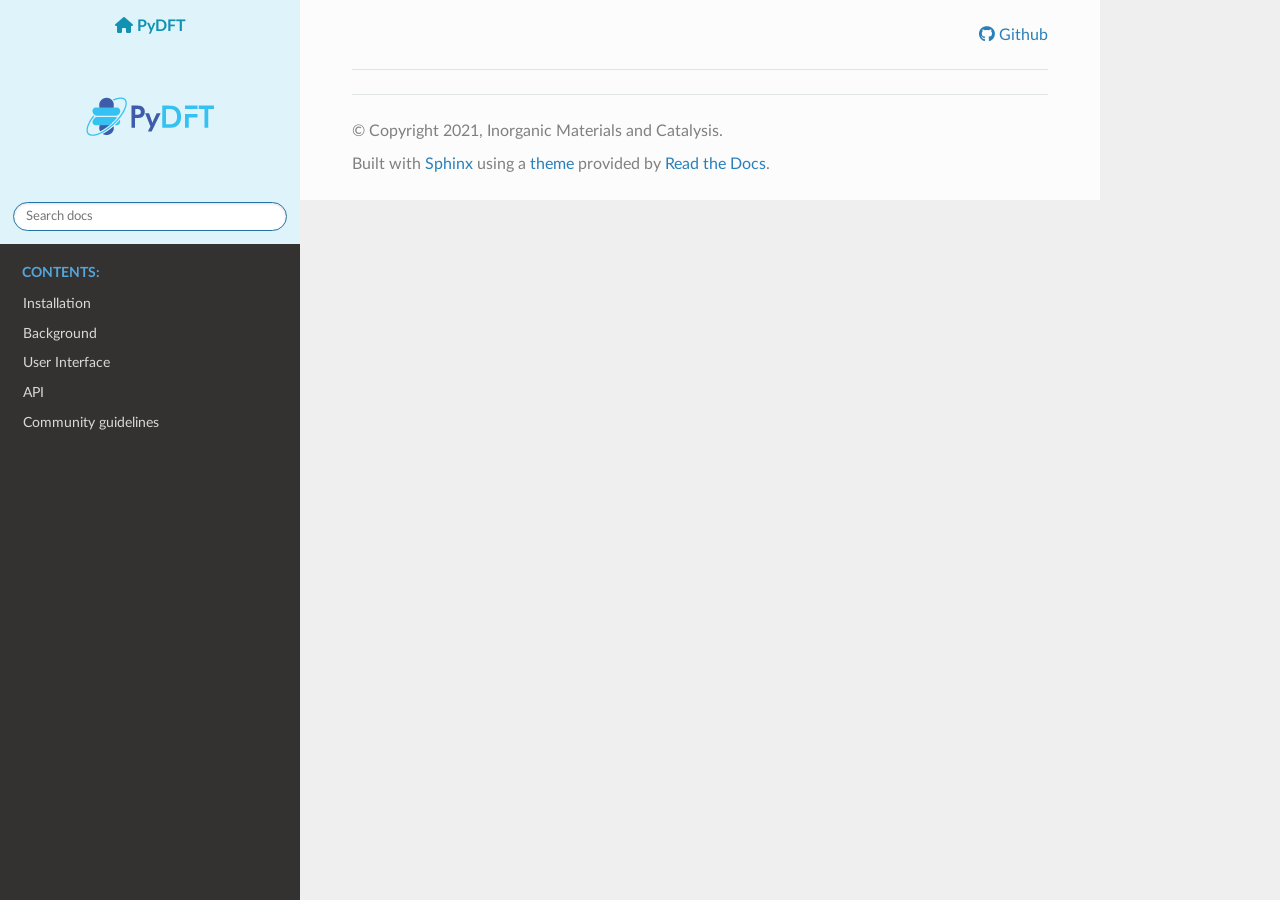
<file: search.html>
<!DOCTYPE html>
<html class="writer-html5" lang="en" data-content_root="./">
<head>
  <meta charset="utf-8" />
  <meta name="viewport" content="width=device-width, initial-scale=1.0" />
  <title>Search &mdash; PyDFT  documentation</title>
      <link rel="stylesheet" type="text/css" href="_static/pygments.css?v=b86133f3" />
      <link rel="stylesheet" type="text/css" href="_static/css/theme.css?v=e59714d7" />
      <link rel="stylesheet" type="text/css" href="_static/css/custom.css?v=98152c0f" />
      <link rel="stylesheet" type="text/css" href="https://cdnjs.cloudflare.com/ajax/libs/font-awesome/6.1.1/css/all.min.css" />

  
    <link rel="shortcut icon" href="_static/favicon.ico"/>
    
      <script src="_static/jquery.js?v=5d32c60e"></script>
      <script src="_static/_sphinx_javascript_frameworks_compat.js?v=2cd50e6c"></script>
      <script src="_static/documentation_options.js?v=5929fcd5"></script>
      <script src="_static/doctools.js?v=9bcbadda"></script>
      <script src="_static/sphinx_highlight.js?v=dc90522c"></script>
    <script src="_static/js/theme.js"></script>
    <script src="_static/searchtools.js"></script>
    <script src="_static/language_data.js"></script>
    <link rel="index" title="Index" href="genindex.html" />
    <link rel="search" title="Search" href="#" /> 
</head>

<body class="wy-body-for-nav"> 
  <div class="wy-grid-for-nav">
    <nav data-toggle="wy-nav-shift" class="wy-nav-side">
      <div class="wy-side-scroll">
        <div class="wy-side-nav-search" >

          
          
          <a href="index.html" class="icon icon-home">
            PyDFT
              <img src="_static/pydft_128px.png" class="logo" alt="Logo"/>
          </a>
<div role="search">
  <form id="rtd-search-form" class="wy-form" action="#" method="get">
    <input type="text" name="q" placeholder="Search docs" aria-label="Search docs" />
    <input type="hidden" name="check_keywords" value="yes" />
    <input type="hidden" name="area" value="default" />
  </form>
</div>
        </div><div class="wy-menu wy-menu-vertical" data-spy="affix" role="navigation" aria-label="Navigation menu">
              <p class="caption" role="heading"><span class="caption-text">Contents:</span></p>
<ul>
<li class="toctree-l1"><a class="reference internal" href="installation.html">Installation</a></li>
<li class="toctree-l1"><a class="reference internal" href="background.html">Background</a></li>
<li class="toctree-l1"><a class="reference internal" href="user_interface.html">User Interface</a></li>
<li class="toctree-l1"><a class="reference internal" href="api.html">API</a></li>
<li class="toctree-l1"><a class="reference internal" href="community_guidelines.html">Community guidelines</a></li>
</ul>

        </div>
      </div>
    </nav>

    <section data-toggle="wy-nav-shift" class="wy-nav-content-wrap"><nav class="wy-nav-top" aria-label="Mobile navigation menu" >
          <i data-toggle="wy-nav-top" class="fa fa-bars"></i>
          <a href="index.html">PyDFT</a>
      </nav>

      <div class="wy-nav-content">
        <div class="rst-content">
          <div style="text-align: right;">
<a href="https://github.com/ifilot/pydft" target="_blank"><i class="fa-brands fa-github"></i> Github</a>
</div>
<hr>
          <div role="main" class="document" itemscope="itemscope" itemtype="http://schema.org/Article">
           <div itemprop="articleBody">
             
  <noscript>
  <div id="fallback" class="admonition warning">
    <p class="last">
      Please activate JavaScript to enable the search functionality.
    </p>
  </div>
  </noscript>

  
  <div id="search-results">
  
  </div>

           </div>
          </div>
          <footer>

  <hr/>

  <div role="contentinfo">
    <p>&#169; Copyright 2021, Inorganic Materials and Catalysis.</p>
  </div>

  Built with <a href="https://www.sphinx-doc.org/">Sphinx</a> using a
    <a href="https://github.com/readthedocs/sphinx_rtd_theme">theme</a>
    provided by <a href="https://readthedocs.org">Read the Docs</a>.
   

</footer>
        </div>
      </div>
    </section>
  </div>
  <script>
      jQuery(function () {
          SphinxRtdTheme.Navigation.enable(true);
      });
  </script>
  <script>
    jQuery(function() { Search.loadIndex("searchindex.js"); });
  </script>
  
  <script id="searchindexloader"></script>
   


</body>
</html>
</file>
<file: _static/pygments.css>
pre { line-height: 125%; }
td.linenos .normal { color: inherit; background-color: transparent; padding-left: 5px; padding-right: 5px; }
span.linenos { color: inherit; background-color: transparent; padding-left: 5px; padding-right: 5px; }
td.linenos .special { color: #000000; background-color: #ffffc0; padding-left: 5px; padding-right: 5px; }
span.linenos.special { color: #000000; background-color: #ffffc0; padding-left: 5px; padding-right: 5px; }
.highlight .hll { background-color: #ffffcc }
.highlight { background: #f8f8f8; }
.highlight .c { color: #3D7B7B; font-style: italic } /* Comment */
.highlight .err { border: 1px solid #F00 } /* Error */
.highlight .k { color: #008000; font-weight: bold } /* Keyword */
.highlight .o { color: #666 } /* Operator */
.highlight .ch { color: #3D7B7B; font-style: italic } /* Comment.Hashbang */
.highlight .cm { color: #3D7B7B; font-style: italic } /* Comment.Multiline */
.highlight .cp { color: #9C6500 } /* Comment.Preproc */
.highlight .cpf { color: #3D7B7B; font-style: italic } /* Comment.PreprocFile */
.highlight .c1 { color: #3D7B7B; font-style: italic } /* Comment.Single */
.highlight .cs { color: #3D7B7B; font-style: italic } /* Comment.Special */
.highlight .gd { color: #A00000 } /* Generic.Deleted */
.highlight .ge { font-style: italic } /* Generic.Emph */
.highlight .ges { font-weight: bold; font-style: italic } /* Generic.EmphStrong */
.highlight .gr { color: #E40000 } /* Generic.Error */
.highlight .gh { color: #000080; font-weight: bold } /* Generic.Heading */
.highlight .gi { color: #008400 } /* Generic.Inserted */
.highlight .go { color: #717171 } /* Generic.Output */
.highlight .gp { color: #000080; font-weight: bold } /* Generic.Prompt */
.highlight .gs { font-weight: bold } /* Generic.Strong */
.highlight .gu { color: #800080; font-weight: bold } /* Generic.Subheading */
.highlight .gt { color: #04D } /* Generic.Traceback */
.highlight .kc { color: #008000; font-weight: bold } /* Keyword.Constant */
.highlight .kd { color: #008000; font-weight: bold } /* Keyword.Declaration */
.highlight .kn { color: #008000; font-weight: bold } /* Keyword.Namespace */
.highlight .kp { color: #008000 } /* Keyword.Pseudo */
.highlight .kr { color: #008000; font-weight: bold } /* Keyword.Reserved */
.highlight .kt { color: #B00040 } /* Keyword.Type */
.highlight .m { color: #666 } /* Literal.Number */
.highlight .s { color: #BA2121 } /* Literal.String */
.highlight .na { color: #687822 } /* Name.Attribute */
.highlight .nb { color: #008000 } /* Name.Builtin */
.highlight .nc { color: #00F; font-weight: bold } /* Name.Class */
.highlight .no { color: #800 } /* Name.Constant */
.highlight .nd { color: #A2F } /* Name.Decorator */
.highlight .ni { color: #717171; font-weight: bold } /* Name.Entity */
.highlight .ne { color: #CB3F38; font-weight: bold } /* Name.Exception */
.highlight .nf { color: #00F } /* Name.Function */
.highlight .nl { color: #767600 } /* Name.Label */
.highlight .nn { color: #00F; font-weight: bold } /* Name.Namespace */
.highlight .nt { color: #008000; font-weight: bold } /* Name.Tag */
.highlight .nv { color: #19177C } /* Name.Variable */
.highlight .ow { color: #A2F; font-weight: bold } /* Operator.Word */
.highlight .w { color: #BBB } /* Text.Whitespace */
.highlight .mb { color: #666 } /* Literal.Number.Bin */
.highlight .mf { color: #666 } /* Literal.Number.Float */
.highlight .mh { color: #666 } /* Literal.Number.Hex */
.highlight .mi { color: #666 } /* Literal.Number.Integer */
.highlight .mo { color: #666 } /* Literal.Number.Oct */
.highlight .sa { color: #BA2121 } /* Literal.String.Affix */
.highlight .sb { color: #BA2121 } /* Literal.String.Backtick */
.highlight .sc { color: #BA2121 } /* Literal.String.Char */
.highlight .dl { color: #BA2121 } /* Literal.String.Delimiter */
.highlight .sd { color: #BA2121; font-style: italic } /* Literal.String.Doc */
.highlight .s2 { color: #BA2121 } /* Literal.String.Double */
.highlight .se { color: #AA5D1F; font-weight: bold } /* Literal.String.Escape */
.highlight .sh { color: #BA2121 } /* Literal.String.Heredoc */
.highlight .si { color: #A45A77; font-weight: bold } /* Literal.String.Interpol */
.highlight .sx { color: #008000 } /* Literal.String.Other */
.highlight .sr { color: #A45A77 } /* Literal.String.Regex */
.highlight .s1 { color: #BA2121 } /* Literal.String.Single */
.highlight .ss { color: #19177C } /* Literal.String.Symbol */
.highlight .bp { color: #008000 } /* Name.Builtin.Pseudo */
.highlight .fm { color: #00F } /* Name.Function.Magic */
.highlight .vc { color: #19177C } /* Name.Variable.Class */
.highlight .vg { color: #19177C } /* Name.Variable.Global */
.highlight .vi { color: #19177C } /* Name.Variable.Instance */
.highlight .vm { color: #19177C } /* Name.Variable.Magic */
.highlight .il { color: #666 } /* Literal.Number.Integer.Long */
</file>
<file: _static/css/theme.css>
html{box-sizing:border-box}*,:after,:before{box-sizing:inherit}article,aside,details,figcaption,figure,footer,header,hgroup,nav,section{display:block}audio,canvas,video{display:inline-block;*display:inline;*zoom:1}[hidden],audio:not([controls]){display:none}*{-webkit-box-sizing:border-box;-moz-box-sizing:border-box;box-sizing:border-box}html{font-size:100%;-webkit-text-size-adjust:100%;-ms-text-size-adjust:100%}body{margin:0}a:active,a:hover{outline:0}abbr[title]{border-bottom:1px dotted}b,strong{font-weight:700}blockquote{margin:0}dfn{font-style:italic}ins{background:#ff9;text-decoration:none}ins,mark{color:#000}mark{background:#ff0;font-style:italic;font-weight:700}.rst-content code,.rst-content tt,code,kbd,pre,samp{font-family:monospace,serif;_font-family:courier new,monospace;font-size:1em}pre{white-space:pre}q{quotes:none}q:after,q:before{content:"";content:none}small{font-size:85%}sub,sup{font-size:75%;line-height:0;position:relative;vertical-align:baseline}sup{top:-.5em}sub{bottom:-.25em}dl,ol,ul{margin:0;padding:0;list-style:none;list-style-image:none}li{list-style:none}dd{margin:0}img{border:0;-ms-interpolation-mode:bicubic;vertical-align:middle;max-width:100%}svg:not(:root){overflow:hidden}figure,form{margin:0}label{cursor:pointer}button,input,select,textarea{font-size:100%;margin:0;vertical-align:baseline;*vertical-align:middle}button,input{line-height:normal}button,input[type=button],input[type=reset],input[type=submit]{cursor:pointer;-webkit-appearance:button;*overflow:visible}button[disabled],input[disabled]{cursor:default}input[type=search]{-webkit-appearance:textfield;-moz-box-sizing:content-box;-webkit-box-sizing:content-box;box-sizing:content-box}textarea{resize:vertical}table{border-collapse:collapse;border-spacing:0}td{vertical-align:top}.chromeframe{margin:.2em 0;background:#ccc;color:#000;padding:.2em 0}.ir{display:block;border:0;text-indent:-999em;overflow:hidden;background-color:transparent;background-repeat:no-repeat;text-align:left;direction:ltr;*line-height:0}.ir br{display:none}.hidden{display:none!important;visibility:hidden}.visuallyhidden{border:0;clip:rect(0 0 0 0);height:1px;margin:-1px;overflow:hidden;padding:0;position:absolute;width:1px}.visuallyhidden.focusable:active,.visuallyhidden.focusable:focus{clip:auto;height:auto;margin:0;overflow:visible;position:static;width:auto}.invisible{visibility:hidden}.relative{position:relative}big,small{font-size:100%}@media print{body,html,section{background:none!important}*{box-shadow:none!important;text-shadow:none!important;filter:none!important;-ms-filter:none!important}a,a:visited{text-decoration:underline}.ir a:after,a[href^="#"]:after,a[href^="javascript:"]:after{content:""}blockquote,pre{page-break-inside:avoid}thead{display:table-header-group}img,tr{page-break-inside:avoid}img{max-width:100%!important}@page{margin:.5cm}.rst-content .toctree-wrapper>p.caption,h2,h3,p{orphans:3;widows:3}.rst-content .toctree-wrapper>p.caption,h2,h3{page-break-after:avoid}}.btn,.fa:before,.icon:before,.rst-content .admonition,.rst-content .admonition-title:before,.rst-content .admonition-todo,.rst-content .attention,.rst-content .caution,.rst-content .code-block-caption .headerlink:before,.rst-content .danger,.rst-content .eqno .headerlink:before,.rst-content .error,.rst-content .hint,.rst-content .important,.rst-content .note,.rst-content .seealso,.rst-content .tip,.rst-content .warning,.rst-content code.download span:first-child:before,.rst-content dl dt .headerlink:before,.rst-content h1 .headerlink:before,.rst-content h2 .headerlink:before,.rst-content h3 .headerlink:before,.rst-content h4 .headerlink:before,.rst-content h5 .headerlink:before,.rst-content h6 .headerlink:before,.rst-content p.caption .headerlink:before,.rst-content p .headerlink:before,.rst-content table>caption .headerlink:before,.rst-content tt.download span:first-child:before,.wy-alert,.wy-dropdown .caret:before,.wy-inline-validate.wy-inline-validate-danger .wy-input-context:before,.wy-inline-validate.wy-inline-validate-info .wy-input-context:before,.wy-inline-validate.wy-inline-validate-success .wy-input-context:before,.wy-inline-validate.wy-inline-validate-warning .wy-input-context:before,.wy-menu-vertical li.current>a button.toctree-expand:before,.wy-menu-vertical li.on a button.toctree-expand:before,.wy-menu-vertical li button.toctree-expand:before,input[type=color],input[type=date],input[type=datetime-local],input[type=datetime],input[type=email],input[type=month],input[type=number],input[type=password],input[type=search],input[type=tel],input[type=text],input[type=time],input[type=url],input[type=week],select,textarea{-webkit-font-smoothing:antialiased}.clearfix{*zoom:1}.clearfix:after,.clearfix:before{display:table;content:""}.clearfix:after{clear:both}/*!
 *  Font Awesome 4.7.0 by @davegandy - http://fontawesome.io - @fontawesome
 *  License - http://fontawesome.io/license (Font: SIL OFL 1.1, CSS: MIT License)
 */@font-face{font-family:FontAwesome;src:url(fonts/fontawesome-webfont.eot?674f50d287a8c48dc19ba404d20fe713);src:url(fonts/fontawesome-webfont.eot?674f50d287a8c48dc19ba404d20fe713?#iefix&v=4.7.0) format("embedded-opentype"),url(fonts/fontawesome-webfont.woff2?af7ae505a9eed503f8b8e6982036873e) format("woff2"),url(fonts/fontawesome-webfont.woff?fee66e712a8a08eef5805a46892932ad) format("woff"),url(fonts/fontawesome-webfont.ttf?b06871f281fee6b241d60582ae9369b9) format("truetype"),url(fonts/fontawesome-webfont.svg?912ec66d7572ff821749319396470bde#fontawesomeregular) format("svg");font-weight:400;font-style:normal}.fa,.icon,.rst-content .admonition-title,.rst-content .code-block-caption .headerlink,.rst-content .eqno .headerlink,.rst-content code.download span:first-child,.rst-content dl dt .headerlink,.rst-content h1 .headerlink,.rst-content h2 .headerlink,.rst-content h3 .headerlink,.rst-content h4 .headerlink,.rst-content h5 .headerlink,.rst-content h6 .headerlink,.rst-content p.caption .headerlink,.rst-content p .headerlink,.rst-content table>caption .headerlink,.rst-content tt.download span:first-child,.wy-menu-vertical li.current>a button.toctree-expand,.wy-menu-vertical li.on a button.toctree-expand,.wy-menu-vertical li button.toctree-expand{display:inline-block;font:normal normal normal 14px/1 FontAwesome;font-size:inherit;text-rendering:auto;-webkit-font-smoothing:antialiased;-moz-osx-font-smoothing:grayscale}.fa-lg{font-size:1.33333em;line-height:.75em;vertical-align:-15%}.fa-2x{font-size:2em}.fa-3x{font-size:3em}.fa-4x{font-size:4em}.fa-5x{font-size:5em}.fa-fw{width:1.28571em;text-align:center}.fa-ul{padding-left:0;margin-left:2.14286em;list-style-type:none}.fa-ul>li{position:relative}.fa-li{position:absolute;left:-2.14286em;width:2.14286em;top:.14286em;text-align:center}.fa-li.fa-lg{left:-1.85714em}.fa-border{padding:.2em .25em .15em;border:.08em solid #eee;border-radius:.1em}.fa-pull-left{float:left}.fa-pull-right{float:right}.fa-pull-left.icon,.fa.fa-pull-left,.rst-content .code-block-caption .fa-pull-left.headerlink,.rst-content .eqno .fa-pull-left.headerlink,.rst-content .fa-pull-left.admonition-title,.rst-content code.download span.fa-pull-left:first-child,.rst-content dl dt .fa-pull-left.headerlink,.rst-content h1 .fa-pull-left.headerlink,.rst-content h2 .fa-pull-left.headerlink,.rst-content h3 .fa-pull-left.headerlink,.rst-content h4 .fa-pull-left.headerlink,.rst-content h5 .fa-pull-left.headerlink,.rst-content h6 .fa-pull-left.headerlink,.rst-content p .fa-pull-left.headerlink,.rst-content table>caption .fa-pull-left.headerlink,.rst-content tt.download span.fa-pull-left:first-child,.wy-menu-vertical li.current>a button.fa-pull-left.toctree-expand,.wy-menu-vertical li.on a button.fa-pull-left.toctree-expand,.wy-menu-vertical li button.fa-pull-left.toctree-expand{margin-right:.3em}.fa-pull-right.icon,.fa.fa-pull-right,.rst-content .code-block-caption .fa-pull-right.headerlink,.rst-content .eqno .fa-pull-right.headerlink,.rst-content .fa-pull-right.admonition-title,.rst-content code.download span.fa-pull-right:first-child,.rst-content dl dt .fa-pull-right.headerlink,.rst-content h1 .fa-pull-right.headerlink,.rst-content h2 .fa-pull-right.headerlink,.rst-content h3 .fa-pull-right.headerlink,.rst-content h4 .fa-pull-right.headerlink,.rst-content h5 .fa-pull-right.headerlink,.rst-content h6 .fa-pull-right.headerlink,.rst-content p .fa-pull-right.headerlink,.rst-content table>caption .fa-pull-right.headerlink,.rst-content tt.download span.fa-pull-right:first-child,.wy-menu-vertical li.current>a button.fa-pull-right.toctree-expand,.wy-menu-vertical li.on a button.fa-pull-right.toctree-expand,.wy-menu-vertical li button.fa-pull-right.toctree-expand{margin-left:.3em}.pull-right{float:right}.pull-left{float:left}.fa.pull-left,.pull-left.icon,.rst-content .code-block-caption .pull-left.headerlink,.rst-content .eqno .pull-left.headerlink,.rst-content .pull-left.admonition-title,.rst-content code.download span.pull-left:first-child,.rst-content dl dt .pull-left.headerlink,.rst-content h1 .pull-left.headerlink,.rst-content h2 .pull-left.headerlink,.rst-content h3 .pull-left.headerlink,.rst-content h4 .pull-left.headerlink,.rst-content h5 .pull-left.headerlink,.rst-content h6 .pull-left.headerlink,.rst-content p .pull-left.headerlink,.rst-content table>caption .pull-left.headerlink,.rst-content tt.download span.pull-left:first-child,.wy-menu-vertical li.current>a button.pull-left.toctree-expand,.wy-menu-vertical li.on a button.pull-left.toctree-expand,.wy-menu-vertical li button.pull-left.toctree-expand{margin-right:.3em}.fa.pull-right,.pull-right.icon,.rst-content .code-block-caption .pull-right.headerlink,.rst-content .eqno .pull-right.headerlink,.rst-content .pull-right.admonition-title,.rst-content code.download span.pull-right:first-child,.rst-content dl dt .pull-right.headerlink,.rst-content h1 .pull-right.headerlink,.rst-content h2 .pull-right.headerlink,.rst-content h3 .pull-right.headerlink,.rst-content h4 .pull-right.headerlink,.rst-content h5 .pull-right.headerlink,.rst-content h6 .pull-right.headerlink,.rst-content p .pull-right.headerlink,.rst-content table>caption .pull-right.headerlink,.rst-content tt.download span.pull-right:first-child,.wy-menu-vertical li.current>a button.pull-right.toctree-expand,.wy-menu-vertical li.on a button.pull-right.toctree-expand,.wy-menu-vertical li button.pull-right.toctree-expand{margin-left:.3em}.fa-spin{-webkit-animation:fa-spin 2s linear infinite;animation:fa-spin 2s linear infinite}.fa-pulse{-webkit-animation:fa-spin 1s steps(8) infinite;animation:fa-spin 1s steps(8) infinite}@-webkit-keyframes fa-spin{0%{-webkit-transform:rotate(0deg);transform:rotate(0deg)}to{-webkit-transform:rotate(359deg);transform:rotate(359deg)}}@keyframes fa-spin{0%{-webkit-transform:rotate(0deg);transform:rotate(0deg)}to{-webkit-transform:rotate(359deg);transform:rotate(359deg)}}.fa-rotate-90{-ms-filter:"progid:DXImageTransform.Microsoft.BasicImage(rotation=1)";-webkit-transform:rotate(90deg);-ms-transform:rotate(90deg);transform:rotate(90deg)}.fa-rotate-180{-ms-filter:"progid:DXImageTransform.Microsoft.BasicImage(rotation=2)";-webkit-transform:rotate(180deg);-ms-transform:rotate(180deg);transform:rotate(180deg)}.fa-rotate-270{-ms-filter:"progid:DXImageTransform.Microsoft.BasicImage(rotation=3)";-webkit-transform:rotate(270deg);-ms-transform:rotate(270deg);transform:rotate(270deg)}.fa-flip-horizontal{-ms-filter:"progid:DXImageTransform.Microsoft.BasicImage(rotation=0, mirror=1)";-webkit-transform:scaleX(-1);-ms-transform:scaleX(-1);transform:scaleX(-1)}.fa-flip-vertical{-ms-filter:"progid:DXImageTransform.Microsoft.BasicImage(rotation=2, mirror=1)";-webkit-transform:scaleY(-1);-ms-transform:scaleY(-1);transform:scaleY(-1)}:root .fa-flip-horizontal,:root .fa-flip-vertical,:root .fa-rotate-90,:root .fa-rotate-180,:root .fa-rotate-270{filter:none}.fa-stack{position:relative;display:inline-block;width:2em;height:2em;line-height:2em;vertical-align:middle}.fa-stack-1x,.fa-stack-2x{position:absolute;left:0;width:100%;text-align:center}.fa-stack-1x{line-height:inherit}.fa-stack-2x{font-size:2em}.fa-inverse{color:#fff}.fa-glass:before{content:""}.fa-music:before{content:""}.fa-search:before,.icon-search:before{content:""}.fa-envelope-o:before{content:""}.fa-heart:before{content:""}.fa-star:before{content:""}.fa-star-o:before{content:""}.fa-user:before{content:""}.fa-film:before{content:""}.fa-th-large:before{content:""}.fa-th:before{content:""}.fa-th-list:before{content:""}.fa-check:before{content:""}.fa-close:before,.fa-remove:before,.fa-times:before{content:""}.fa-search-plus:before{content:""}.fa-search-minus:before{content:""}.fa-power-off:before{content:""}.fa-signal:before{content:""}.fa-cog:before,.fa-gear:before{content:""}.fa-trash-o:before{content:""}.fa-home:before,.icon-home:before{content:""}.fa-file-o:before{content:""}.fa-clock-o:before{content:""}.fa-road:before{content:""}.fa-download:before,.rst-content code.download span:first-child:before,.rst-content tt.download span:first-child:before{content:""}.fa-arrow-circle-o-down:before{content:""}.fa-arrow-circle-o-up:before{content:""}.fa-inbox:before{content:""}.fa-play-circle-o:before{content:""}.fa-repeat:before,.fa-rotate-right:before{content:""}.fa-refresh:before{content:""}.fa-list-alt:before{content:""}.fa-lock:before{content:""}.fa-flag:before{content:""}.fa-headphones:before{content:""}.fa-volume-off:before{content:""}.fa-volume-down:before{content:""}.fa-volume-up:before{content:""}.fa-qrcode:before{content:""}.fa-barcode:before{content:""}.fa-tag:before{content:""}.fa-tags:before{content:""}.fa-book:before,.icon-book:before{content:""}.fa-bookmark:before{content:""}.fa-print:before{content:""}.fa-camera:before{content:""}.fa-font:before{content:""}.fa-bold:before{content:""}.fa-italic:before{content:""}.fa-text-height:before{content:""}.fa-text-width:before{content:""}.fa-align-left:before{content:""}.fa-align-center:before{content:""}.fa-align-right:before{content:""}.fa-align-justify:before{content:""}.fa-list:before{content:""}.fa-dedent:before,.fa-outdent:before{content:""}.fa-indent:before{content:""}.fa-video-camera:before{content:""}.fa-image:before,.fa-photo:before,.fa-picture-o:before{content:""}.fa-pencil:before{content:""}.fa-map-marker:before{content:""}.fa-adjust:before{content:""}.fa-tint:before{content:""}.fa-edit:before,.fa-pencil-square-o:before{content:""}.fa-share-square-o:before{content:""}.fa-check-square-o:before{content:""}.fa-arrows:before{content:""}.fa-step-backward:before{content:""}.fa-fast-backward:before{content:""}.fa-backward:before{content:""}.fa-play:before{content:""}.fa-pause:before{content:""}.fa-stop:before{content:""}.fa-forward:before{content:""}.fa-fast-forward:before{content:""}.fa-step-forward:before{content:""}.fa-eject:before{content:""}.fa-chevron-left:before{content:""}.fa-chevron-right:before{content:""}.fa-plus-circle:before{content:""}.fa-minus-circle:before{content:""}.fa-times-circle:before,.wy-inline-validate.wy-inline-validate-danger .wy-input-context:before{content:""}.fa-check-circle:before,.wy-inline-validate.wy-inline-validate-success .wy-input-context:before{content:""}.fa-question-circle:before{content:""}.fa-info-circle:before{content:""}.fa-crosshairs:before{content:""}.fa-times-circle-o:before{content:""}.fa-check-circle-o:before{content:""}.fa-ban:before{content:""}.fa-arrow-left:before{content:""}.fa-arrow-right:before{content:""}.fa-arrow-up:before{content:""}.fa-arrow-down:before{content:""}.fa-mail-forward:before,.fa-share:before{content:""}.fa-expand:before{content:""}.fa-compress:before{content:""}.fa-plus:before{content:""}.fa-minus:before{content:""}.fa-asterisk:before{content:""}.fa-exclamation-circle:before,.rst-content .admonition-title:before,.wy-inline-validate.wy-inline-validate-info .wy-input-context:before,.wy-inline-validate.wy-inline-validate-warning .wy-input-context:before{content:""}.fa-gift:before{content:""}.fa-leaf:before{content:""}.fa-fire:before,.icon-fire:before{content:""}.fa-eye:before{content:""}.fa-eye-slash:before{content:""}.fa-exclamation-triangle:before,.fa-warning:before{content:""}.fa-plane:before{content:""}.fa-calendar:before{content:""}.fa-random:before{content:""}.fa-comment:before{content:""}.fa-magnet:before{content:""}.fa-chevron-up:before{content:""}.fa-chevron-down:before{content:""}.fa-retweet:before{content:""}.fa-shopping-cart:before{content:""}.fa-folder:before{content:""}.fa-folder-open:before{content:""}.fa-arrows-v:before{content:""}.fa-arrows-h:before{content:""}.fa-bar-chart-o:before,.fa-bar-chart:before{content:""}.fa-twitter-square:before{content:""}.fa-facebook-square:before{content:""}.fa-camera-retro:before{content:""}.fa-key:before{content:""}.fa-cogs:before,.fa-gears:before{content:""}.fa-comments:before{content:""}.fa-thumbs-o-up:before{content:""}.fa-thumbs-o-down:before{content:""}.fa-star-half:before{content:""}.fa-heart-o:before{content:""}.fa-sign-out:before{content:""}.fa-linkedin-square:before{content:""}.fa-thumb-tack:before{content:""}.fa-external-link:before{content:""}.fa-sign-in:before{content:""}.fa-trophy:before{content:""}.fa-github-square:before{content:""}.fa-upload:before{content:""}.fa-lemon-o:before{content:""}.fa-phone:before{content:""}.fa-square-o:before{content:""}.fa-bookmark-o:before{content:""}.fa-phone-square:before{content:""}.fa-twitter:before{content:""}.fa-facebook-f:before,.fa-facebook:before{content:""}.fa-github:before,.icon-github:before{content:""}.fa-unlock:before{content:""}.fa-credit-card:before{content:""}.fa-feed:before,.fa-rss:before{content:""}.fa-hdd-o:before{content:""}.fa-bullhorn:before{content:""}.fa-bell:before{content:""}.fa-certificate:before{content:""}.fa-hand-o-right:before{content:""}.fa-hand-o-left:before{content:""}.fa-hand-o-up:before{content:""}.fa-hand-o-down:before{content:""}.fa-arrow-circle-left:before,.icon-circle-arrow-left:before{content:""}.fa-arrow-circle-right:before,.icon-circle-arrow-right:before{content:""}.fa-arrow-circle-up:before{content:""}.fa-arrow-circle-down:before{content:""}.fa-globe:before{content:""}.fa-wrench:before{content:""}.fa-tasks:before{content:""}.fa-filter:before{content:""}.fa-briefcase:before{content:""}.fa-arrows-alt:before{content:""}.fa-group:before,.fa-users:before{content:""}.fa-chain:before,.fa-link:before,.icon-link:before{content:""}.fa-cloud:before{content:""}.fa-flask:before{content:""}.fa-cut:before,.fa-scissors:before{content:""}.fa-copy:before,.fa-files-o:before{content:""}.fa-paperclip:before{content:""}.fa-floppy-o:before,.fa-save:before{content:""}.fa-square:before{content:""}.fa-bars:before,.fa-navicon:before,.fa-reorder:before{content:""}.fa-list-ul:before{content:""}.fa-list-ol:before{content:""}.fa-strikethrough:before{content:""}.fa-underline:before{content:""}.fa-table:before{content:""}.fa-magic:before{content:""}.fa-truck:before{content:""}.fa-pinterest:before{content:""}.fa-pinterest-square:before{content:""}.fa-google-plus-square:before{content:""}.fa-google-plus:before{content:""}.fa-money:before{content:""}.fa-caret-down:before,.icon-caret-down:before,.wy-dropdown .caret:before{content:""}.fa-caret-up:before{content:""}.fa-caret-left:before{content:""}.fa-caret-right:before{content:""}.fa-columns:before{content:""}.fa-sort:before,.fa-unsorted:before{content:""}.fa-sort-desc:before,.fa-sort-down:before{content:""}.fa-sort-asc:before,.fa-sort-up:before{content:""}.fa-envelope:before{content:""}.fa-linkedin:before{content:""}.fa-rotate-left:before,.fa-undo:before{content:""}.fa-gavel:before,.fa-legal:before{content:""}.fa-dashboard:before,.fa-tachometer:before{content:""}.fa-comment-o:before{content:""}.fa-comments-o:before{content:""}.fa-bolt:before,.fa-flash:before{content:""}.fa-sitemap:before{content:""}.fa-umbrella:before{content:""}.fa-clipboard:before,.fa-paste:before{content:""}.fa-lightbulb-o:before{content:""}.fa-exchange:before{content:""}.fa-cloud-download:before{content:""}.fa-cloud-upload:before{content:""}.fa-user-md:before{content:""}.fa-stethoscope:before{content:""}.fa-suitcase:before{content:""}.fa-bell-o:before{content:""}.fa-coffee:before{content:""}.fa-cutlery:before{content:""}.fa-file-text-o:before{content:""}.fa-building-o:before{content:""}.fa-hospital-o:before{content:""}.fa-ambulance:before{content:""}.fa-medkit:before{content:""}.fa-fighter-jet:before{content:""}.fa-beer:before{content:""}.fa-h-square:before{content:""}.fa-plus-square:before{content:""}.fa-angle-double-left:before{content:""}.fa-angle-double-right:before{content:""}.fa-angle-double-up:before{content:""}.fa-angle-double-down:before{content:""}.fa-angle-left:before{content:""}.fa-angle-right:before{content:""}.fa-angle-up:before{content:""}.fa-angle-down:before{content:""}.fa-desktop:before{content:""}.fa-laptop:before{content:""}.fa-tablet:before{content:""}.fa-mobile-phone:before,.fa-mobile:before{content:""}.fa-circle-o:before{content:""}.fa-quote-left:before{content:""}.fa-quote-right:before{content:""}.fa-spinner:before{content:""}.fa-circle:before{content:""}.fa-mail-reply:before,.fa-reply:before{content:""}.fa-github-alt:before{content:""}.fa-folder-o:before{content:""}.fa-folder-open-o:before{content:""}.fa-smile-o:before{content:""}.fa-frown-o:before{content:""}.fa-meh-o:before{content:""}.fa-gamepad:before{content:""}.fa-keyboard-o:before{content:""}.fa-flag-o:before{content:""}.fa-flag-checkered:before{content:""}.fa-terminal:before{content:""}.fa-code:before{content:""}.fa-mail-reply-all:before,.fa-reply-all:before{content:""}.fa-star-half-empty:before,.fa-star-half-full:before,.fa-star-half-o:before{content:""}.fa-location-arrow:before{content:""}.fa-crop:before{content:""}.fa-code-fork:before{content:""}.fa-chain-broken:before,.fa-unlink:before{content:""}.fa-question:before{content:""}.fa-info:before{content:""}.fa-exclamation:before{content:""}.fa-superscript:before{content:""}.fa-subscript:before{content:""}.fa-eraser:before{content:""}.fa-puzzle-piece:before{content:""}.fa-microphone:before{content:""}.fa-microphone-slash:before{content:""}.fa-shield:before{content:""}.fa-calendar-o:before{content:""}.fa-fire-extinguisher:before{content:""}.fa-rocket:before{content:""}.fa-maxcdn:before{content:""}.fa-chevron-circle-left:before{content:""}.fa-chevron-circle-right:before{content:""}.fa-chevron-circle-up:before{content:""}.fa-chevron-circle-down:before{content:""}.fa-html5:before{content:""}.fa-css3:before{content:""}.fa-anchor:before{content:""}.fa-unlock-alt:before{content:""}.fa-bullseye:before{content:""}.fa-ellipsis-h:before{content:""}.fa-ellipsis-v:before{content:""}.fa-rss-square:before{content:""}.fa-play-circle:before{content:""}.fa-ticket:before{content:""}.fa-minus-square:before{content:""}.fa-minus-square-o:before,.wy-menu-vertical li.current>a button.toctree-expand:before,.wy-menu-vertical li.on a button.toctree-expand:before{content:""}.fa-level-up:before{content:""}.fa-level-down:before{content:""}.fa-check-square:before{content:""}.fa-pencil-square:before{content:""}.fa-external-link-square:before{content:""}.fa-share-square:before{content:""}.fa-compass:before{content:""}.fa-caret-square-o-down:before,.fa-toggle-down:before{content:""}.fa-caret-square-o-up:before,.fa-toggle-up:before{content:""}.fa-caret-square-o-right:before,.fa-toggle-right:before{content:""}.fa-eur:before,.fa-euro:before{content:""}.fa-gbp:before{content:""}.fa-dollar:before,.fa-usd:before{content:""}.fa-inr:before,.fa-rupee:before{content:""}.fa-cny:before,.fa-jpy:before,.fa-rmb:before,.fa-yen:before{content:""}.fa-rouble:before,.fa-rub:before,.fa-ruble:before{content:""}.fa-krw:before,.fa-won:before{content:""}.fa-bitcoin:before,.fa-btc:before{content:""}.fa-file:before{content:""}.fa-file-text:before{content:""}.fa-sort-alpha-asc:before{content:""}.fa-sort-alpha-desc:before{content:""}.fa-sort-amount-asc:before{content:""}.fa-sort-amount-desc:before{content:""}.fa-sort-numeric-asc:before{content:""}.fa-sort-numeric-desc:before{content:""}.fa-thumbs-up:before{content:""}.fa-thumbs-down:before{content:""}.fa-youtube-square:before{content:""}.fa-youtube:before{content:""}.fa-xing:before{content:""}.fa-xing-square:before{content:""}.fa-youtube-play:before{content:""}.fa-dropbox:before{content:""}.fa-stack-overflow:before{content:""}.fa-instagram:before{content:""}.fa-flickr:before{content:""}.fa-adn:before{content:""}.fa-bitbucket:before,.icon-bitbucket:before{content:""}.fa-bitbucket-square:before{content:""}.fa-tumblr:before{content:""}.fa-tumblr-square:before{content:""}.fa-long-arrow-down:before{content:""}.fa-long-arrow-up:before{content:""}.fa-long-arrow-left:before{content:""}.fa-long-arrow-right:before{content:""}.fa-apple:before{content:""}.fa-windows:before{content:""}.fa-android:before{content:""}.fa-linux:before{content:""}.fa-dribbble:before{content:""}.fa-skype:before{content:""}.fa-foursquare:before{content:""}.fa-trello:before{content:""}.fa-female:before{content:""}.fa-male:before{content:""}.fa-gittip:before,.fa-gratipay:before{content:""}.fa-sun-o:before{content:""}.fa-moon-o:before{content:""}.fa-archive:before{content:""}.fa-bug:before{content:""}.fa-vk:before{content:""}.fa-weibo:before{content:""}.fa-renren:before{content:""}.fa-pagelines:before{content:""}.fa-stack-exchange:before{content:""}.fa-arrow-circle-o-right:before{content:""}.fa-arrow-circle-o-left:before{content:""}.fa-caret-square-o-left:before,.fa-toggle-left:before{content:""}.fa-dot-circle-o:before{content:""}.fa-wheelchair:before{content:""}.fa-vimeo-square:before{content:""}.fa-try:before,.fa-turkish-lira:before{content:""}.fa-plus-square-o:before,.wy-menu-vertical li button.toctree-expand:before{content:""}.fa-space-shuttle:before{content:""}.fa-slack:before{content:""}.fa-envelope-square:before{content:""}.fa-wordpress:before{content:""}.fa-openid:before{content:""}.fa-bank:before,.fa-institution:before,.fa-university:before{content:""}.fa-graduation-cap:before,.fa-mortar-board:before{content:""}.fa-yahoo:before{content:""}.fa-google:before{content:""}.fa-reddit:before{content:""}.fa-reddit-square:before{content:""}.fa-stumbleupon-circle:before{content:""}.fa-stumbleupon:before{content:""}.fa-delicious:before{content:""}.fa-digg:before{content:""}.fa-pied-piper-pp:before{content:""}.fa-pied-piper-alt:before{content:""}.fa-drupal:before{content:""}.fa-joomla:before{content:""}.fa-language:before{content:""}.fa-fax:before{content:""}.fa-building:before{content:""}.fa-child:before{content:""}.fa-paw:before{content:""}.fa-spoon:before{content:""}.fa-cube:before{content:""}.fa-cubes:before{content:""}.fa-behance:before{content:""}.fa-behance-square:before{content:""}.fa-steam:before{content:""}.fa-steam-square:before{content:""}.fa-recycle:before{content:""}.fa-automobile:before,.fa-car:before{content:""}.fa-cab:before,.fa-taxi:before{content:""}.fa-tree:before{content:""}.fa-spotify:before{content:""}.fa-deviantart:before{content:""}.fa-soundcloud:before{content:""}.fa-database:before{content:""}.fa-file-pdf-o:before{content:""}.fa-file-word-o:before{content:""}.fa-file-excel-o:before{content:""}.fa-file-powerpoint-o:before{content:""}.fa-file-image-o:before,.fa-file-photo-o:before,.fa-file-picture-o:before{content:""}.fa-file-archive-o:before,.fa-file-zip-o:before{content:""}.fa-file-audio-o:before,.fa-file-sound-o:before{content:""}.fa-file-movie-o:before,.fa-file-video-o:before{content:""}.fa-file-code-o:before{content:""}.fa-vine:before{content:""}.fa-codepen:before{content:""}.fa-jsfiddle:before{content:""}.fa-life-bouy:before,.fa-life-buoy:before,.fa-life-ring:before,.fa-life-saver:before,.fa-support:before{content:""}.fa-circle-o-notch:before{content:""}.fa-ra:before,.fa-rebel:before,.fa-resistance:before{content:""}.fa-empire:before,.fa-ge:before{content:""}.fa-git-square:before{content:""}.fa-git:before{content:""}.fa-hacker-news:before,.fa-y-combinator-square:before,.fa-yc-square:before{content:""}.fa-tencent-weibo:before{content:""}.fa-qq:before{content:""}.fa-wechat:before,.fa-weixin:before{content:""}.fa-paper-plane:before,.fa-send:before{content:""}.fa-paper-plane-o:before,.fa-send-o:before{content:""}.fa-history:before{content:""}.fa-circle-thin:before{content:""}.fa-header:before{content:""}.fa-paragraph:before{content:""}.fa-sliders:before{content:""}.fa-share-alt:before{content:""}.fa-share-alt-square:before{content:""}.fa-bomb:before{content:""}.fa-futbol-o:before,.fa-soccer-ball-o:before{content:""}.fa-tty:before{content:""}.fa-binoculars:before{content:""}.fa-plug:before{content:""}.fa-slideshare:before{content:""}.fa-twitch:before{content:""}.fa-yelp:before{content:""}.fa-newspaper-o:before{content:""}.fa-wifi:before{content:""}.fa-calculator:before{content:""}.fa-paypal:before{content:""}.fa-google-wallet:before{content:""}.fa-cc-visa:before{content:""}.fa-cc-mastercard:before{content:""}.fa-cc-discover:before{content:""}.fa-cc-amex:before{content:""}.fa-cc-paypal:before{content:""}.fa-cc-stripe:before{content:""}.fa-bell-slash:before{content:""}.fa-bell-slash-o:before{content:""}.fa-trash:before{content:""}.fa-copyright:before{content:""}.fa-at:before{content:""}.fa-eyedropper:before{content:""}.fa-paint-brush:before{content:""}.fa-birthday-cake:before{content:""}.fa-area-chart:before{content:""}.fa-pie-chart:before{content:""}.fa-line-chart:before{content:""}.fa-lastfm:before{content:""}.fa-lastfm-square:before{content:""}.fa-toggle-off:before{content:""}.fa-toggle-on:before{content:""}.fa-bicycle:before{content:""}.fa-bus:before{content:""}.fa-ioxhost:before{content:""}.fa-angellist:before{content:""}.fa-cc:before{content:""}.fa-ils:before,.fa-shekel:before,.fa-sheqel:before{content:""}.fa-meanpath:before{content:""}.fa-buysellads:before{content:""}.fa-connectdevelop:before{content:""}.fa-dashcube:before{content:""}.fa-forumbee:before{content:""}.fa-leanpub:before{content:""}.fa-sellsy:before{content:""}.fa-shirtsinbulk:before{content:""}.fa-simplybuilt:before{content:""}.fa-skyatlas:before{content:""}.fa-cart-plus:before{content:""}.fa-cart-arrow-down:before{content:""}.fa-diamond:before{content:""}.fa-ship:before{content:""}.fa-user-secret:before{content:""}.fa-motorcycle:before{content:""}.fa-street-view:before{content:""}.fa-heartbeat:before{content:""}.fa-venus:before{content:""}.fa-mars:before{content:""}.fa-mercury:before{content:""}.fa-intersex:before,.fa-transgender:before{content:""}.fa-transgender-alt:before{content:""}.fa-venus-double:before{content:""}.fa-mars-double:before{content:""}.fa-venus-mars:before{content:""}.fa-mars-stroke:before{content:""}.fa-mars-stroke-v:before{content:""}.fa-mars-stroke-h:before{content:""}.fa-neuter:before{content:""}.fa-genderless:before{content:""}.fa-facebook-official:before{content:""}.fa-pinterest-p:before{content:""}.fa-whatsapp:before{content:""}.fa-server:before{content:""}.fa-user-plus:before{content:""}.fa-user-times:before{content:""}.fa-bed:before,.fa-hotel:before{content:""}.fa-viacoin:before{content:""}.fa-train:before{content:""}.fa-subway:before{content:""}.fa-medium:before{content:""}.fa-y-combinator:before,.fa-yc:before{content:""}.fa-optin-monster:before{content:""}.fa-opencart:before{content:""}.fa-expeditedssl:before{content:""}.fa-battery-4:before,.fa-battery-full:before,.fa-battery:before{content:""}.fa-battery-3:before,.fa-battery-three-quarters:before{content:""}.fa-battery-2:before,.fa-battery-half:before{content:""}.fa-battery-1:before,.fa-battery-quarter:before{content:""}.fa-battery-0:before,.fa-battery-empty:before{content:""}.fa-mouse-pointer:before{content:""}.fa-i-cursor:before{content:""}.fa-object-group:before{content:""}.fa-object-ungroup:before{content:""}.fa-sticky-note:before{content:""}.fa-sticky-note-o:before{content:""}.fa-cc-jcb:before{content:""}.fa-cc-diners-club:before{content:""}.fa-clone:before{content:""}.fa-balance-scale:before{content:""}.fa-hourglass-o:before{content:""}.fa-hourglass-1:before,.fa-hourglass-start:before{content:""}.fa-hourglass-2:before,.fa-hourglass-half:before{content:""}.fa-hourglass-3:before,.fa-hourglass-end:before{content:""}.fa-hourglass:before{content:""}.fa-hand-grab-o:before,.fa-hand-rock-o:before{content:""}.fa-hand-paper-o:before,.fa-hand-stop-o:before{content:""}.fa-hand-scissors-o:before{content:""}.fa-hand-lizard-o:before{content:""}.fa-hand-spock-o:before{content:""}.fa-hand-pointer-o:before{content:""}.fa-hand-peace-o:before{content:""}.fa-trademark:before{content:""}.fa-registered:before{content:""}.fa-creative-commons:before{content:""}.fa-gg:before{content:""}.fa-gg-circle:before{content:""}.fa-tripadvisor:before{content:""}.fa-odnoklassniki:before{content:""}.fa-odnoklassniki-square:before{content:""}.fa-get-pocket:before{content:""}.fa-wikipedia-w:before{content:""}.fa-safari:before{content:""}.fa-chrome:before{content:""}.fa-firefox:before{content:""}.fa-opera:before{content:""}.fa-internet-explorer:before{content:""}.fa-television:before,.fa-tv:before{content:""}.fa-contao:before{content:""}.fa-500px:before{content:""}.fa-amazon:before{content:""}.fa-calendar-plus-o:before{content:""}.fa-calendar-minus-o:before{content:""}.fa-calendar-times-o:before{content:""}.fa-calendar-check-o:before{content:""}.fa-industry:before{content:""}.fa-map-pin:before{content:""}.fa-map-signs:before{content:""}.fa-map-o:before{content:""}.fa-map:before{content:""}.fa-commenting:before{content:""}.fa-commenting-o:before{content:""}.fa-houzz:before{content:""}.fa-vimeo:before{content:""}.fa-black-tie:before{content:""}.fa-fonticons:before{content:""}.fa-reddit-alien:before{content:""}.fa-edge:before{content:""}.fa-credit-card-alt:before{content:""}.fa-codiepie:before{content:""}.fa-modx:before{content:""}.fa-fort-awesome:before{content:""}.fa-usb:before{content:""}.fa-product-hunt:before{content:""}.fa-mixcloud:before{content:""}.fa-scribd:before{content:""}.fa-pause-circle:before{content:""}.fa-pause-circle-o:before{content:""}.fa-stop-circle:before{content:""}.fa-stop-circle-o:before{content:""}.fa-shopping-bag:before{content:""}.fa-shopping-basket:before{content:""}.fa-hashtag:before{content:""}.fa-bluetooth:before{content:""}.fa-bluetooth-b:before{content:""}.fa-percent:before{content:""}.fa-gitlab:before,.icon-gitlab:before{content:""}.fa-wpbeginner:before{content:""}.fa-wpforms:before{content:""}.fa-envira:before{content:""}.fa-universal-access:before{content:""}.fa-wheelchair-alt:before{content:""}.fa-question-circle-o:before{content:""}.fa-blind:before{content:""}.fa-audio-description:before{content:""}.fa-volume-control-phone:before{content:""}.fa-braille:before{content:""}.fa-assistive-listening-systems:before{content:""}.fa-american-sign-language-interpreting:before,.fa-asl-interpreting:before{content:""}.fa-deaf:before,.fa-deafness:before,.fa-hard-of-hearing:before{content:""}.fa-glide:before{content:""}.fa-glide-g:before{content:""}.fa-sign-language:before,.fa-signing:before{content:""}.fa-low-vision:before{content:""}.fa-viadeo:before{content:""}.fa-viadeo-square:before{content:""}.fa-snapchat:before{content:""}.fa-snapchat-ghost:before{content:""}.fa-snapchat-square:before{content:""}.fa-pied-piper:before{content:""}.fa-first-order:before{content:""}.fa-yoast:before{content:""}.fa-themeisle:before{content:""}.fa-google-plus-circle:before,.fa-google-plus-official:before{content:""}.fa-fa:before,.fa-font-awesome:before{content:""}.fa-handshake-o:before{content:""}.fa-envelope-open:before{content:""}.fa-envelope-open-o:before{content:""}.fa-linode:before{content:""}.fa-address-book:before{content:""}.fa-address-book-o:before{content:""}.fa-address-card:before,.fa-vcard:before{content:""}.fa-address-card-o:before,.fa-vcard-o:before{content:""}.fa-user-circle:before{content:""}.fa-user-circle-o:before{content:""}.fa-user-o:before{content:""}.fa-id-badge:before{content:""}.fa-drivers-license:before,.fa-id-card:before{content:""}.fa-drivers-license-o:before,.fa-id-card-o:before{content:""}.fa-quora:before{content:""}.fa-free-code-camp:before{content:""}.fa-telegram:before{content:""}.fa-thermometer-4:before,.fa-thermometer-full:before,.fa-thermometer:before{content:""}.fa-thermometer-3:before,.fa-thermometer-three-quarters:before{content:""}.fa-thermometer-2:before,.fa-thermometer-half:before{content:""}.fa-thermometer-1:before,.fa-thermometer-quarter:before{content:""}.fa-thermometer-0:before,.fa-thermometer-empty:before{content:""}.fa-shower:before{content:""}.fa-bath:before,.fa-bathtub:before,.fa-s15:before{content:""}.fa-podcast:before{content:""}.fa-window-maximize:before{content:""}.fa-window-minimize:before{content:""}.fa-window-restore:before{content:""}.fa-times-rectangle:before,.fa-window-close:before{content:""}.fa-times-rectangle-o:before,.fa-window-close-o:before{content:""}.fa-bandcamp:before{content:""}.fa-grav:before{content:""}.fa-etsy:before{content:""}.fa-imdb:before{content:""}.fa-ravelry:before{content:""}.fa-eercast:before{content:""}.fa-microchip:before{content:""}.fa-snowflake-o:before{content:""}.fa-superpowers:before{content:""}.fa-wpexplorer:before{content:""}.fa-meetup:before{content:""}.sr-only{position:absolute;width:1px;height:1px;padding:0;margin:-1px;overflow:hidden;clip:rect(0,0,0,0);border:0}.sr-only-focusable:active,.sr-only-focusable:focus{position:static;width:auto;height:auto;margin:0;overflow:visible;clip:auto}.fa,.icon,.rst-content .admonition-title,.rst-content .code-block-caption .headerlink,.rst-content .eqno .headerlink,.rst-content code.download span:first-child,.rst-content dl dt .headerlink,.rst-content h1 .headerlink,.rst-content h2 .headerlink,.rst-content h3 .headerlink,.rst-content h4 .headerlink,.rst-content h5 .headerlink,.rst-content h6 .headerlink,.rst-content p.caption .headerlink,.rst-content p .headerlink,.rst-content table>caption .headerlink,.rst-content tt.download span:first-child,.wy-dropdown .caret,.wy-inline-validate.wy-inline-validate-danger .wy-input-context,.wy-inline-validate.wy-inline-validate-info .wy-input-context,.wy-inline-validate.wy-inline-validate-success .wy-input-context,.wy-inline-validate.wy-inline-validate-warning .wy-input-context,.wy-menu-vertical li.current>a button.toctree-expand,.wy-menu-vertical li.on a button.toctree-expand,.wy-menu-vertical li button.toctree-expand{font-family:inherit}.fa:before,.icon:before,.rst-content .admonition-title:before,.rst-content .code-block-caption .headerlink:before,.rst-content .eqno .headerlink:before,.rst-content code.download span:first-child:before,.rst-content dl dt .headerlink:before,.rst-content h1 .headerlink:before,.rst-content h2 .headerlink:before,.rst-content h3 .headerlink:before,.rst-content h4 .headerlink:before,.rst-content h5 .headerlink:before,.rst-content h6 .headerlink:before,.rst-content p.caption .headerlink:before,.rst-content p .headerlink:before,.rst-content table>caption .headerlink:before,.rst-content tt.download span:first-child:before,.wy-dropdown .caret:before,.wy-inline-validate.wy-inline-validate-danger .wy-input-context:before,.wy-inline-validate.wy-inline-validate-info .wy-input-context:before,.wy-inline-validate.wy-inline-validate-success .wy-input-context:before,.wy-inline-validate.wy-inline-validate-warning .wy-input-context:before,.wy-menu-vertical li.current>a button.toctree-expand:before,.wy-menu-vertical li.on a button.toctree-expand:before,.wy-menu-vertical li button.toctree-expand:before{font-family:FontAwesome;display:inline-block;font-style:normal;font-weight:400;line-height:1;text-decoration:inherit}.rst-content .code-block-caption a .headerlink,.rst-content .eqno a .headerlink,.rst-content a .admonition-title,.rst-content code.download a span:first-child,.rst-content dl dt a .headerlink,.rst-content h1 a .headerlink,.rst-content h2 a .headerlink,.rst-content h3 a .headerlink,.rst-content h4 a .headerlink,.rst-content h5 a .headerlink,.rst-content h6 a .headerlink,.rst-content p.caption a .headerlink,.rst-content p a .headerlink,.rst-content table>caption a .headerlink,.rst-content tt.download a span:first-child,.wy-menu-vertical li.current>a button.toctree-expand,.wy-menu-vertical li.on a button.toctree-expand,.wy-menu-vertical li a button.toctree-expand,a .fa,a .icon,a .rst-content .admonition-title,a .rst-content .code-block-caption .headerlink,a .rst-content .eqno .headerlink,a .rst-content code.download span:first-child,a .rst-content dl dt .headerlink,a .rst-content h1 .headerlink,a .rst-content h2 .headerlink,a .rst-content h3 .headerlink,a .rst-content h4 .headerlink,a .rst-content h5 .headerlink,a .rst-content h6 .headerlink,a .rst-content p.caption .headerlink,a .rst-content p .headerlink,a .rst-content table>caption .headerlink,a .rst-content tt.download span:first-child,a .wy-menu-vertical li button.toctree-expand{display:inline-block;text-decoration:inherit}.btn .fa,.btn .icon,.btn .rst-content .admonition-title,.btn .rst-content .code-block-caption .headerlink,.btn .rst-content .eqno .headerlink,.btn .rst-content code.download span:first-child,.btn .rst-content dl dt .headerlink,.btn .rst-content h1 .headerlink,.btn .rst-content h2 .headerlink,.btn .rst-content h3 .headerlink,.btn .rst-content h4 .headerlink,.btn .rst-content h5 .headerlink,.btn .rst-content h6 .headerlink,.btn .rst-content p .headerlink,.btn .rst-content table>caption .headerlink,.btn .rst-content tt.download span:first-child,.btn .wy-menu-vertical li.current>a button.toctree-expand,.btn .wy-menu-vertical li.on a button.toctree-expand,.btn .wy-menu-vertical li button.toctree-expand,.nav .fa,.nav .icon,.nav .rst-content .admonition-title,.nav .rst-content .code-block-caption .headerlink,.nav .rst-content .eqno .headerlink,.nav .rst-content code.download span:first-child,.nav .rst-content dl dt .headerlink,.nav .rst-content h1 .headerlink,.nav .rst-content h2 .headerlink,.nav .rst-content h3 .headerlink,.nav .rst-content h4 .headerlink,.nav .rst-content h5 .headerlink,.nav .rst-content h6 .headerlink,.nav .rst-content p .headerlink,.nav .rst-content table>caption .headerlink,.nav .rst-content tt.download span:first-child,.nav .wy-menu-vertical li.current>a button.toctree-expand,.nav .wy-menu-vertical li.on a button.toctree-expand,.nav .wy-menu-vertical li button.toctree-expand,.rst-content .btn .admonition-title,.rst-content .code-block-caption .btn .headerlink,.rst-content .code-block-caption .nav .headerlink,.rst-content .eqno .btn .headerlink,.rst-content .eqno .nav .headerlink,.rst-content .nav .admonition-title,.rst-content code.download .btn span:first-child,.rst-content code.download .nav span:first-child,.rst-content dl dt .btn .headerlink,.rst-content dl dt .nav .headerlink,.rst-content h1 .btn .headerlink,.rst-content h1 .nav .headerlink,.rst-content h2 .btn .headerlink,.rst-content h2 .nav .headerlink,.rst-content h3 .btn .headerlink,.rst-content h3 .nav .headerlink,.rst-content h4 .btn .headerlink,.rst-content h4 .nav .headerlink,.rst-content h5 .btn .headerlink,.rst-content h5 .nav .headerlink,.rst-content h6 .btn .headerlink,.rst-content h6 .nav .headerlink,.rst-content p .btn .headerlink,.rst-content p .nav .headerlink,.rst-content table>caption .btn .headerlink,.rst-content table>caption .nav .headerlink,.rst-content tt.download .btn span:first-child,.rst-content tt.download .nav span:first-child,.wy-menu-vertical li .btn button.toctree-expand,.wy-menu-vertical li.current>a .btn button.toctree-expand,.wy-menu-vertical li.current>a .nav button.toctree-expand,.wy-menu-vertical li .nav button.toctree-expand,.wy-menu-vertical li.on a .btn button.toctree-expand,.wy-menu-vertical li.on a .nav button.toctree-expand{display:inline}.btn .fa-large.icon,.btn .fa.fa-large,.btn .rst-content .code-block-caption .fa-large.headerlink,.btn .rst-content .eqno .fa-large.headerlink,.btn .rst-content .fa-large.admonition-title,.btn .rst-content code.download span.fa-large:first-child,.btn .rst-content dl dt .fa-large.headerlink,.btn .rst-content h1 .fa-large.headerlink,.btn .rst-content h2 .fa-large.headerlink,.btn .rst-content h3 .fa-large.headerlink,.btn .rst-content h4 .fa-large.headerlink,.btn .rst-content h5 .fa-large.headerlink,.btn .rst-content h6 .fa-large.headerlink,.btn .rst-content p .fa-large.headerlink,.btn .rst-content table>caption .fa-large.headerlink,.btn .rst-content tt.download span.fa-large:first-child,.btn .wy-menu-vertical li button.fa-large.toctree-expand,.nav .fa-large.icon,.nav .fa.fa-large,.nav .rst-content .code-block-caption .fa-large.headerlink,.nav .rst-content .eqno .fa-large.headerlink,.nav .rst-content .fa-large.admonition-title,.nav .rst-content code.download span.fa-large:first-child,.nav .rst-content dl dt .fa-large.headerlink,.nav .rst-content h1 .fa-large.headerlink,.nav .rst-content h2 .fa-large.headerlink,.nav .rst-content h3 .fa-large.headerlink,.nav .rst-content h4 .fa-large.headerlink,.nav .rst-content h5 .fa-large.headerlink,.nav .rst-content h6 .fa-large.headerlink,.nav .rst-content p .fa-large.headerlink,.nav .rst-content table>caption .fa-large.headerlink,.nav .rst-content tt.download span.fa-large:first-child,.nav .wy-menu-vertical li button.fa-large.toctree-expand,.rst-content .btn .fa-large.admonition-title,.rst-content .code-block-caption .btn .fa-large.headerlink,.rst-content .code-block-caption .nav .fa-large.headerlink,.rst-content .eqno .btn .fa-large.headerlink,.rst-content .eqno .nav .fa-large.headerlink,.rst-content .nav .fa-large.admonition-title,.rst-content code.download .btn span.fa-large:first-child,.rst-content code.download .nav span.fa-large:first-child,.rst-content dl dt .btn .fa-large.headerlink,.rst-content dl dt .nav .fa-large.headerlink,.rst-content h1 .btn .fa-large.headerlink,.rst-content h1 .nav .fa-large.headerlink,.rst-content h2 .btn .fa-large.headerlink,.rst-content h2 .nav .fa-large.headerlink,.rst-content h3 .btn .fa-large.headerlink,.rst-content h3 .nav .fa-large.headerlink,.rst-content h4 .btn .fa-large.headerlink,.rst-content h4 .nav .fa-large.headerlink,.rst-content h5 .btn .fa-large.headerlink,.rst-content h5 .nav .fa-large.headerlink,.rst-content h6 .btn .fa-large.headerlink,.rst-content h6 .nav .fa-large.headerlink,.rst-content p .btn .fa-large.headerlink,.rst-content p .nav .fa-large.headerlink,.rst-content table>caption .btn .fa-large.headerlink,.rst-content table>caption .nav .fa-large.headerlink,.rst-content tt.download .btn span.fa-large:first-child,.rst-content tt.download .nav span.fa-large:first-child,.wy-menu-vertical li .btn button.fa-large.toctree-expand,.wy-menu-vertical li .nav button.fa-large.toctree-expand{line-height:.9em}.btn .fa-spin.icon,.btn .fa.fa-spin,.btn .rst-content .code-block-caption .fa-spin.headerlink,.btn .rst-content .eqno .fa-spin.headerlink,.btn .rst-content .fa-spin.admonition-title,.btn .rst-content code.download span.fa-spin:first-child,.btn .rst-content dl dt .fa-spin.headerlink,.btn .rst-content h1 .fa-spin.headerlink,.btn .rst-content h2 .fa-spin.headerlink,.btn .rst-content h3 .fa-spin.headerlink,.btn .rst-content h4 .fa-spin.headerlink,.btn .rst-content h5 .fa-spin.headerlink,.btn .rst-content h6 .fa-spin.headerlink,.btn .rst-content p .fa-spin.headerlink,.btn .rst-content table>caption .fa-spin.headerlink,.btn .rst-content tt.download span.fa-spin:first-child,.btn .wy-menu-vertical li button.fa-spin.toctree-expand,.nav .fa-spin.icon,.nav .fa.fa-spin,.nav .rst-content .code-block-caption .fa-spin.headerlink,.nav .rst-content .eqno .fa-spin.headerlink,.nav .rst-content .fa-spin.admonition-title,.nav .rst-content code.download span.fa-spin:first-child,.nav .rst-content dl dt .fa-spin.headerlink,.nav .rst-content h1 .fa-spin.headerlink,.nav .rst-content h2 .fa-spin.headerlink,.nav .rst-content h3 .fa-spin.headerlink,.nav .rst-content h4 .fa-spin.headerlink,.nav .rst-content h5 .fa-spin.headerlink,.nav .rst-content h6 .fa-spin.headerlink,.nav .rst-content p .fa-spin.headerlink,.nav .rst-content table>caption .fa-spin.headerlink,.nav .rst-content tt.download span.fa-spin:first-child,.nav .wy-menu-vertical li button.fa-spin.toctree-expand,.rst-content .btn .fa-spin.admonition-title,.rst-content .code-block-caption .btn .fa-spin.headerlink,.rst-content .code-block-caption .nav .fa-spin.headerlink,.rst-content .eqno .btn .fa-spin.headerlink,.rst-content .eqno .nav .fa-spin.headerlink,.rst-content .nav .fa-spin.admonition-title,.rst-content code.download .btn span.fa-spin:first-child,.rst-content code.download .nav span.fa-spin:first-child,.rst-content dl dt .btn .fa-spin.headerlink,.rst-content dl dt .nav .fa-spin.headerlink,.rst-content h1 .btn .fa-spin.headerlink,.rst-content h1 .nav .fa-spin.headerlink,.rst-content h2 .btn .fa-spin.headerlink,.rst-content h2 .nav .fa-spin.headerlink,.rst-content h3 .btn .fa-spin.headerlink,.rst-content h3 .nav .fa-spin.headerlink,.rst-content h4 .btn .fa-spin.headerlink,.rst-content h4 .nav .fa-spin.headerlink,.rst-content h5 .btn .fa-spin.headerlink,.rst-content h5 .nav .fa-spin.headerlink,.rst-content h6 .btn .fa-spin.headerlink,.rst-content h6 .nav .fa-spin.headerlink,.rst-content p .btn .fa-spin.headerlink,.rst-content p .nav .fa-spin.headerlink,.rst-content table>caption .btn .fa-spin.headerlink,.rst-content table>caption .nav .fa-spin.headerlink,.rst-content tt.download .btn span.fa-spin:first-child,.rst-content tt.download .nav span.fa-spin:first-child,.wy-menu-vertical li .btn button.fa-spin.toctree-expand,.wy-menu-vertical li .nav button.fa-spin.toctree-expand{display:inline-block}.btn.fa:before,.btn.icon:before,.rst-content .btn.admonition-title:before,.rst-content .code-block-caption .btn.headerlink:before,.rst-content .eqno .btn.headerlink:before,.rst-content code.download span.btn:first-child:before,.rst-content dl dt .btn.headerlink:before,.rst-content h1 .btn.headerlink:before,.rst-content h2 .btn.headerlink:before,.rst-content h3 .btn.headerlink:before,.rst-content h4 .btn.headerlink:before,.rst-content h5 .btn.headerlink:before,.rst-content h6 .btn.headerlink:before,.rst-content p .btn.headerlink:before,.rst-content table>caption .btn.headerlink:before,.rst-content tt.download span.btn:first-child:before,.wy-menu-vertical li button.btn.toctree-expand:before{opacity:.5;-webkit-transition:opacity .05s ease-in;-moz-transition:opacity .05s ease-in;transition:opacity .05s ease-in}.btn.fa:hover:before,.btn.icon:hover:before,.rst-content .btn.admonition-title:hover:before,.rst-content .code-block-caption .btn.headerlink:hover:before,.rst-content .eqno .btn.headerlink:hover:before,.rst-content code.download span.btn:first-child:hover:before,.rst-content dl dt .btn.headerlink:hover:before,.rst-content h1 .btn.headerlink:hover:before,.rst-content h2 .btn.headerlink:hover:before,.rst-content h3 .btn.headerlink:hover:before,.rst-content h4 .btn.headerlink:hover:before,.rst-content h5 .btn.headerlink:hover:before,.rst-content h6 .btn.headerlink:hover:before,.rst-content p .btn.headerlink:hover:before,.rst-content table>caption .btn.headerlink:hover:before,.rst-content tt.download span.btn:first-child:hover:before,.wy-menu-vertical li button.btn.toctree-expand:hover:before{opacity:1}.btn-mini .fa:before,.btn-mini .icon:before,.btn-mini .rst-content .admonition-title:before,.btn-mini .rst-content .code-block-caption .headerlink:before,.btn-mini .rst-content .eqno .headerlink:before,.btn-mini .rst-content code.download span:first-child:before,.btn-mini .rst-content dl dt .headerlink:before,.btn-mini .rst-content h1 .headerlink:before,.btn-mini .rst-content h2 .headerlink:before,.btn-mini .rst-content h3 .headerlink:before,.btn-mini .rst-content h4 .headerlink:before,.btn-mini .rst-content h5 .headerlink:before,.btn-mini .rst-content h6 .headerlink:before,.btn-mini .rst-content p .headerlink:before,.btn-mini .rst-content table>caption .headerlink:before,.btn-mini .rst-content tt.download span:first-child:before,.btn-mini .wy-menu-vertical li button.toctree-expand:before,.rst-content .btn-mini .admonition-title:before,.rst-content .code-block-caption .btn-mini .headerlink:before,.rst-content .eqno .btn-mini .headerlink:before,.rst-content code.download .btn-mini span:first-child:before,.rst-content dl dt .btn-mini .headerlink:before,.rst-content h1 .btn-mini .headerlink:before,.rst-content h2 .btn-mini .headerlink:before,.rst-content h3 .btn-mini .headerlink:before,.rst-content h4 .btn-mini .headerlink:before,.rst-content h5 .btn-mini .headerlink:before,.rst-content h6 .btn-mini .headerlink:before,.rst-content p .btn-mini .headerlink:before,.rst-content table>caption .btn-mini .headerlink:before,.rst-content tt.download .btn-mini span:first-child:before,.wy-menu-vertical li .btn-mini button.toctree-expand:before{font-size:14px;vertical-align:-15%}.rst-content .admonition,.rst-content .admonition-todo,.rst-content .attention,.rst-content .caution,.rst-content .danger,.rst-content .error,.rst-content .hint,.rst-content .important,.rst-content .note,.rst-content .seealso,.rst-content .tip,.rst-content .warning,.wy-alert{padding:12px;line-height:24px;margin-bottom:24px;background:#e7f2fa}.rst-content .admonition-title,.wy-alert-title{font-weight:700;display:block;color:#fff;background:#6ab0de;padding:6px 12px;margin:-12px -12px 12px}.rst-content .danger,.rst-content .error,.rst-content .wy-alert-danger.admonition,.rst-content .wy-alert-danger.admonition-todo,.rst-content .wy-alert-danger.attention,.rst-content .wy-alert-danger.caution,.rst-content .wy-alert-danger.hint,.rst-content .wy-alert-danger.important,.rst-content .wy-alert-danger.note,.rst-content .wy-alert-danger.seealso,.rst-content .wy-alert-danger.tip,.rst-content .wy-alert-danger.warning,.wy-alert.wy-alert-danger{background:#fdf3f2}.rst-content .danger .admonition-title,.rst-content .danger .wy-alert-title,.rst-content .error .admonition-title,.rst-content .error .wy-alert-title,.rst-content .wy-alert-danger.admonition-todo .admonition-title,.rst-content .wy-alert-danger.admonition-todo .wy-alert-title,.rst-content .wy-alert-danger.admonition .admonition-title,.rst-content .wy-alert-danger.admonition .wy-alert-title,.rst-content .wy-alert-danger.attention .admonition-title,.rst-content .wy-alert-danger.attention .wy-alert-title,.rst-content .wy-alert-danger.caution .admonition-title,.rst-content .wy-alert-danger.caution .wy-alert-title,.rst-content .wy-alert-danger.hint .admonition-title,.rst-content .wy-alert-danger.hint .wy-alert-title,.rst-content .wy-alert-danger.important .admonition-title,.rst-content .wy-alert-danger.important .wy-alert-title,.rst-content .wy-alert-danger.note .admonition-title,.rst-content .wy-alert-danger.note .wy-alert-title,.rst-content .wy-alert-danger.seealso .admonition-title,.rst-content .wy-alert-danger.seealso .wy-alert-title,.rst-content .wy-alert-danger.tip .admonition-title,.rst-content .wy-alert-danger.tip .wy-alert-title,.rst-content .wy-alert-danger.warning .admonition-title,.rst-content .wy-alert-danger.warning .wy-alert-title,.rst-content .wy-alert.wy-alert-danger .admonition-title,.wy-alert.wy-alert-danger .rst-content .admonition-title,.wy-alert.wy-alert-danger .wy-alert-title{background:#f29f97}.rst-content .admonition-todo,.rst-content .attention,.rst-content .caution,.rst-content .warning,.rst-content .wy-alert-warning.admonition,.rst-content .wy-alert-warning.danger,.rst-content .wy-alert-warning.error,.rst-content .wy-alert-warning.hint,.rst-content .wy-alert-warning.important,.rst-content .wy-alert-warning.note,.rst-content .wy-alert-warning.seealso,.rst-content .wy-alert-warning.tip,.wy-alert.wy-alert-warning{background:#ffedcc}.rst-content .admonition-todo .admonition-title,.rst-content .admonition-todo .wy-alert-title,.rst-content .attention .admonition-title,.rst-content .attention .wy-alert-title,.rst-content .caution .admonition-title,.rst-content .caution .wy-alert-title,.rst-content .warning .admonition-title,.rst-content .warning .wy-alert-title,.rst-content .wy-alert-warning.admonition .admonition-title,.rst-content .wy-alert-warning.admonition .wy-alert-title,.rst-content .wy-alert-warning.danger .admonition-title,.rst-content .wy-alert-warning.danger .wy-alert-title,.rst-content .wy-alert-warning.error .admonition-title,.rst-content .wy-alert-warning.error .wy-alert-title,.rst-content .wy-alert-warning.hint .admonition-title,.rst-content .wy-alert-warning.hint .wy-alert-title,.rst-content .wy-alert-warning.important .admonition-title,.rst-content .wy-alert-warning.important .wy-alert-title,.rst-content .wy-alert-warning.note .admonition-title,.rst-content .wy-alert-warning.note .wy-alert-title,.rst-content .wy-alert-warning.seealso .admonition-title,.rst-content .wy-alert-warning.seealso .wy-alert-title,.rst-content .wy-alert-warning.tip .admonition-title,.rst-content .wy-alert-warning.tip .wy-alert-title,.rst-content .wy-alert.wy-alert-warning .admonition-title,.wy-alert.wy-alert-warning .rst-content .admonition-title,.wy-alert.wy-alert-warning .wy-alert-title{background:#f0b37e}.rst-content .note,.rst-content .seealso,.rst-content .wy-alert-info.admonition,.rst-content .wy-alert-info.admonition-todo,.rst-content .wy-alert-info.attention,.rst-content .wy-alert-info.caution,.rst-content .wy-alert-info.danger,.rst-content .wy-alert-info.error,.rst-content .wy-alert-info.hint,.rst-content .wy-alert-info.important,.rst-content .wy-alert-info.tip,.rst-content .wy-alert-info.warning,.wy-alert.wy-alert-info{background:#e7f2fa}.rst-content .note .admonition-title,.rst-content .note .wy-alert-title,.rst-content .seealso .admonition-title,.rst-content .seealso .wy-alert-title,.rst-content .wy-alert-info.admonition-todo .admonition-title,.rst-content .wy-alert-info.admonition-todo .wy-alert-title,.rst-content .wy-alert-info.admonition .admonition-title,.rst-content .wy-alert-info.admonition .wy-alert-title,.rst-content .wy-alert-info.attention .admonition-title,.rst-content .wy-alert-info.attention .wy-alert-title,.rst-content .wy-alert-info.caution .admonition-title,.rst-content .wy-alert-info.caution .wy-alert-title,.rst-content .wy-alert-info.danger .admonition-title,.rst-content .wy-alert-info.danger .wy-alert-title,.rst-content .wy-alert-info.error .admonition-title,.rst-content .wy-alert-info.error .wy-alert-title,.rst-content .wy-alert-info.hint .admonition-title,.rst-content .wy-alert-info.hint .wy-alert-title,.rst-content .wy-alert-info.important .admonition-title,.rst-content .wy-alert-info.important .wy-alert-title,.rst-content .wy-alert-info.tip .admonition-title,.rst-content .wy-alert-info.tip .wy-alert-title,.rst-content .wy-alert-info.warning .admonition-title,.rst-content .wy-alert-info.warning .wy-alert-title,.rst-content .wy-alert.wy-alert-info .admonition-title,.wy-alert.wy-alert-info .rst-content .admonition-title,.wy-alert.wy-alert-info .wy-alert-title{background:#6ab0de}.rst-content .hint,.rst-content .important,.rst-content .tip,.rst-content .wy-alert-success.admonition,.rst-content .wy-alert-success.admonition-todo,.rst-content .wy-alert-success.attention,.rst-content .wy-alert-success.caution,.rst-content .wy-alert-success.danger,.rst-content .wy-alert-success.error,.rst-content .wy-alert-success.note,.rst-content .wy-alert-success.seealso,.rst-content .wy-alert-success.warning,.wy-alert.wy-alert-success{background:#dbfaf4}.rst-content .hint .admonition-title,.rst-content .hint .wy-alert-title,.rst-content .important .admonition-title,.rst-content .important .wy-alert-title,.rst-content .tip .admonition-title,.rst-content .tip .wy-alert-title,.rst-content .wy-alert-success.admonition-todo .admonition-title,.rst-content .wy-alert-success.admonition-todo .wy-alert-title,.rst-content .wy-alert-success.admonition .admonition-title,.rst-content .wy-alert-success.admonition .wy-alert-title,.rst-content .wy-alert-success.attention .admonition-title,.rst-content .wy-alert-success.attention .wy-alert-title,.rst-content .wy-alert-success.caution .admonition-title,.rst-content .wy-alert-success.caution .wy-alert-title,.rst-content .wy-alert-success.danger .admonition-title,.rst-content .wy-alert-success.danger .wy-alert-title,.rst-content .wy-alert-success.error .admonition-title,.rst-content .wy-alert-success.error .wy-alert-title,.rst-content .wy-alert-success.note .admonition-title,.rst-content .wy-alert-success.note .wy-alert-title,.rst-content .wy-alert-success.seealso .admonition-title,.rst-content .wy-alert-success.seealso .wy-alert-title,.rst-content .wy-alert-success.warning .admonition-title,.rst-content .wy-alert-success.warning .wy-alert-title,.rst-content .wy-alert.wy-alert-success .admonition-title,.wy-alert.wy-alert-success .rst-content .admonition-title,.wy-alert.wy-alert-success .wy-alert-title{background:#1abc9c}.rst-content .wy-alert-neutral.admonition,.rst-content .wy-alert-neutral.admonition-todo,.rst-content .wy-alert-neutral.attention,.rst-content .wy-alert-neutral.caution,.rst-content .wy-alert-neutral.danger,.rst-content .wy-alert-neutral.error,.rst-content .wy-alert-neutral.hint,.rst-content .wy-alert-neutral.important,.rst-content .wy-alert-neutral.note,.rst-content .wy-alert-neutral.seealso,.rst-content .wy-alert-neutral.tip,.rst-content .wy-alert-neutral.warning,.wy-alert.wy-alert-neutral{background:#f3f6f6}.rst-content .wy-alert-neutral.admonition-todo .admonition-title,.rst-content .wy-alert-neutral.admonition-todo .wy-alert-title,.rst-content .wy-alert-neutral.admonition .admonition-title,.rst-content .wy-alert-neutral.admonition .wy-alert-title,.rst-content .wy-alert-neutral.attention .admonition-title,.rst-content .wy-alert-neutral.attention .wy-alert-title,.rst-content .wy-alert-neutral.caution .admonition-title,.rst-content .wy-alert-neutral.caution .wy-alert-title,.rst-content .wy-alert-neutral.danger .admonition-title,.rst-content .wy-alert-neutral.danger .wy-alert-title,.rst-content .wy-alert-neutral.error .admonition-title,.rst-content .wy-alert-neutral.error .wy-alert-title,.rst-content .wy-alert-neutral.hint .admonition-title,.rst-content .wy-alert-neutral.hint .wy-alert-title,.rst-content .wy-alert-neutral.important .admonition-title,.rst-content .wy-alert-neutral.important .wy-alert-title,.rst-content .wy-alert-neutral.note .admonition-title,.rst-content .wy-alert-neutral.note .wy-alert-title,.rst-content .wy-alert-neutral.seealso .admonition-title,.rst-content .wy-alert-neutral.seealso .wy-alert-title,.rst-content .wy-alert-neutral.tip .admonition-title,.rst-content .wy-alert-neutral.tip .wy-alert-title,.rst-content .wy-alert-neutral.warning .admonition-title,.rst-content .wy-alert-neutral.warning .wy-alert-title,.rst-content .wy-alert.wy-alert-neutral .admonition-title,.wy-alert.wy-alert-neutral .rst-content .admonition-title,.wy-alert.wy-alert-neutral .wy-alert-title{color:#404040;background:#e1e4e5}.rst-content .wy-alert-neutral.admonition-todo a,.rst-content .wy-alert-neutral.admonition a,.rst-content .wy-alert-neutral.attention a,.rst-content .wy-alert-neutral.caution a,.rst-content .wy-alert-neutral.danger a,.rst-content .wy-alert-neutral.error a,.rst-content .wy-alert-neutral.hint a,.rst-content .wy-alert-neutral.important a,.rst-content .wy-alert-neutral.note a,.rst-content .wy-alert-neutral.seealso a,.rst-content .wy-alert-neutral.tip a,.rst-content .wy-alert-neutral.warning a,.wy-alert.wy-alert-neutral a{color:#2980b9}.rst-content .admonition-todo p:last-child,.rst-content .admonition p:last-child,.rst-content .attention p:last-child,.rst-content .caution p:last-child,.rst-content .danger p:last-child,.rst-content .error p:last-child,.rst-content .hint p:last-child,.rst-content .important p:last-child,.rst-content .note p:last-child,.rst-content .seealso p:last-child,.rst-content .tip p:last-child,.rst-content .warning p:last-child,.wy-alert p:last-child{margin-bottom:0}.wy-tray-container{position:fixed;bottom:0;left:0;z-index:600}.wy-tray-container li{display:block;width:300px;background:transparent;color:#fff;text-align:center;box-shadow:0 5px 5px 0 rgba(0,0,0,.1);padding:0 24px;min-width:20%;opacity:0;height:0;line-height:56px;overflow:hidden;-webkit-transition:all .3s ease-in;-moz-transition:all .3s ease-in;transition:all .3s ease-in}.wy-tray-container li.wy-tray-item-success{background:#27ae60}.wy-tray-container li.wy-tray-item-info{background:#2980b9}.wy-tray-container li.wy-tray-item-warning{background:#e67e22}.wy-tray-container li.wy-tray-item-danger{background:#e74c3c}.wy-tray-container li.on{opacity:1;height:56px}@media screen and (max-width:768px){.wy-tray-container{bottom:auto;top:0;width:100%}.wy-tray-container li{width:100%}}button{font-size:100%;margin:0;vertical-align:baseline;*vertical-align:middle;cursor:pointer;line-height:normal;-webkit-appearance:button;*overflow:visible}button::-moz-focus-inner,input::-moz-focus-inner{border:0;padding:0}button[disabled]{cursor:default}.btn{display:inline-block;border-radius:2px;line-height:normal;white-space:nowrap;text-align:center;cursor:pointer;font-size:100%;padding:6px 12px 8px;color:#fff;border:1px solid rgba(0,0,0,.1);background-color:#27ae60;text-decoration:none;font-weight:400;font-family:Lato,proxima-nova,Helvetica Neue,Arial,sans-serif;box-shadow:inset 0 1px 2px -1px hsla(0,0%,100%,.5),inset 0 -2px 0 0 rgba(0,0,0,.1);outline-none:false;vertical-align:middle;*display:inline;zoom:1;-webkit-user-drag:none;-webkit-user-select:none;-moz-user-select:none;-ms-user-select:none;user-select:none;-webkit-transition:all .1s linear;-moz-transition:all .1s linear;transition:all .1s linear}.btn-hover{background:#2e8ece;color:#fff}.btn:hover{background:#2cc36b;color:#fff}.btn:focus{background:#2cc36b;outline:0}.btn:active{box-shadow:inset 0 -1px 0 0 rgba(0,0,0,.05),inset 0 2px 0 0 rgba(0,0,0,.1);padding:8px 12px 6px}.btn:visited{color:#fff}.btn-disabled,.btn-disabled:active,.btn-disabled:focus,.btn-disabled:hover,.btn:disabled{background-image:none;filter:progid:DXImageTransform.Microsoft.gradient(enabled = false);filter:alpha(opacity=40);opacity:.4;cursor:not-allowed;box-shadow:none}.btn::-moz-focus-inner{padding:0;border:0}.btn-small{font-size:80%}.btn-info{background-color:#2980b9!important}.btn-info:hover{background-color:#2e8ece!important}.btn-neutral{background-color:#f3f6f6!important;color:#404040!important}.btn-neutral:hover{background-color:#e5ebeb!important;color:#404040}.btn-neutral:visited{color:#404040!important}.btn-success{background-color:#27ae60!important}.btn-success:hover{background-color:#295!important}.btn-danger{background-color:#e74c3c!important}.btn-danger:hover{background-color:#ea6153!important}.btn-warning{background-color:#e67e22!important}.btn-warning:hover{background-color:#e98b39!important}.btn-invert{background-color:#222}.btn-invert:hover{background-color:#2f2f2f!important}.btn-link{background-color:transparent!important;color:#2980b9;box-shadow:none;border-color:transparent!important}.btn-link:active,.btn-link:hover{background-color:transparent!important;color:#409ad5!important;box-shadow:none}.btn-link:visited{color:#9b59b6}.wy-btn-group .btn,.wy-control .btn{vertical-align:middle}.wy-btn-group{margin-bottom:24px;*zoom:1}.wy-btn-group:after,.wy-btn-group:before{display:table;content:""}.wy-btn-group:after{clear:both}.wy-dropdown{position:relative;display:inline-block}.wy-dropdown-active .wy-dropdown-menu{display:block}.wy-dropdown-menu{position:absolute;left:0;display:none;float:left;top:100%;min-width:100%;background:#fcfcfc;z-index:100;border:1px solid #cfd7dd;box-shadow:0 2px 2px 0 rgba(0,0,0,.1);padding:12px}.wy-dropdown-menu>dd>a{display:block;clear:both;color:#404040;white-space:nowrap;font-size:90%;padding:0 12px;cursor:pointer}.wy-dropdown-menu>dd>a:hover{background:#2980b9;color:#fff}.wy-dropdown-menu>dd.divider{border-top:1px solid #cfd7dd;margin:6px 0}.wy-dropdown-menu>dd.search{padding-bottom:12px}.wy-dropdown-menu>dd.search input[type=search]{width:100%}.wy-dropdown-menu>dd.call-to-action{background:#e3e3e3;text-transform:uppercase;font-weight:500;font-size:80%}.wy-dropdown-menu>dd.call-to-action:hover{background:#e3e3e3}.wy-dropdown-menu>dd.call-to-action .btn{color:#fff}.wy-dropdown.wy-dropdown-up .wy-dropdown-menu{bottom:100%;top:auto;left:auto;right:0}.wy-dropdown.wy-dropdown-bubble .wy-dropdown-menu{background:#fcfcfc;margin-top:2px}.wy-dropdown.wy-dropdown-bubble .wy-dropdown-menu a{padding:6px 12px}.wy-dropdown.wy-dropdown-bubble .wy-dropdown-menu a:hover{background:#2980b9;color:#fff}.wy-dropdown.wy-dropdown-left .wy-dropdown-menu{right:0;left:auto;text-align:right}.wy-dropdown-arrow:before{content:" ";border-bottom:5px solid #f5f5f5;border-left:5px solid transparent;border-right:5px solid transparent;position:absolute;display:block;top:-4px;left:50%;margin-left:-3px}.wy-dropdown-arrow.wy-dropdown-arrow-left:before{left:11px}.wy-form-stacked select{display:block}.wy-form-aligned .wy-help-inline,.wy-form-aligned input,.wy-form-aligned label,.wy-form-aligned select,.wy-form-aligned textarea{display:inline-block;*display:inline;*zoom:1;vertical-align:middle}.wy-form-aligned .wy-control-group>label{display:inline-block;vertical-align:middle;width:10em;margin:6px 12px 0 0;float:left}.wy-form-aligned .wy-control{float:left}.wy-form-aligned .wy-control label{display:block}.wy-form-aligned .wy-control select{margin-top:6px}fieldset{margin:0}fieldset,legend{border:0;padding:0}legend{width:100%;white-space:normal;margin-bottom:24px;font-size:150%;*margin-left:-7px}label,legend{display:block}label{margin:0 0 .3125em;color:#333;font-size:90%}input,select,textarea{font-size:100%;margin:0;vertical-align:baseline;*vertical-align:middle}.wy-control-group{margin-bottom:24px;max-width:1200px;margin-left:auto;margin-right:auto;*zoom:1}.wy-control-group:after,.wy-control-group:before{display:table;content:""}.wy-control-group:after{clear:both}.wy-control-group.wy-control-group-required>label:after{content:" *";color:#e74c3c}.wy-control-group .wy-form-full,.wy-control-group .wy-form-halves,.wy-control-group .wy-form-thirds{padding-bottom:12px}.wy-control-group .wy-form-full input[type=color],.wy-control-group .wy-form-full input[type=date],.wy-control-group .wy-form-full input[type=datetime-local],.wy-control-group .wy-form-full input[type=datetime],.wy-control-group .wy-form-full input[type=email],.wy-control-group .wy-form-full input[type=month],.wy-control-group .wy-form-full input[type=number],.wy-control-group .wy-form-full input[type=password],.wy-control-group .wy-form-full input[type=search],.wy-control-group .wy-form-full input[type=tel],.wy-control-group .wy-form-full input[type=text],.wy-control-group .wy-form-full input[type=time],.wy-control-group .wy-form-full input[type=url],.wy-control-group .wy-form-full input[type=week],.wy-control-group .wy-form-full select,.wy-control-group .wy-form-halves input[type=color],.wy-control-group .wy-form-halves input[type=date],.wy-control-group .wy-form-halves input[type=datetime-local],.wy-control-group .wy-form-halves input[type=datetime],.wy-control-group .wy-form-halves input[type=email],.wy-control-group .wy-form-halves input[type=month],.wy-control-group .wy-form-halves input[type=number],.wy-control-group .wy-form-halves input[type=password],.wy-control-group .wy-form-halves input[type=search],.wy-control-group .wy-form-halves input[type=tel],.wy-control-group .wy-form-halves input[type=text],.wy-control-group .wy-form-halves input[type=time],.wy-control-group .wy-form-halves input[type=url],.wy-control-group .wy-form-halves input[type=week],.wy-control-group .wy-form-halves select,.wy-control-group .wy-form-thirds input[type=color],.wy-control-group .wy-form-thirds input[type=date],.wy-control-group .wy-form-thirds input[type=datetime-local],.wy-control-group .wy-form-thirds input[type=datetime],.wy-control-group .wy-form-thirds input[type=email],.wy-control-group .wy-form-thirds input[type=month],.wy-control-group .wy-form-thirds input[type=number],.wy-control-group .wy-form-thirds input[type=password],.wy-control-group .wy-form-thirds input[type=search],.wy-control-group .wy-form-thirds input[type=tel],.wy-control-group .wy-form-thirds input[type=text],.wy-control-group .wy-form-thirds input[type=time],.wy-control-group .wy-form-thirds input[type=url],.wy-control-group .wy-form-thirds input[type=week],.wy-control-group .wy-form-thirds select{width:100%}.wy-control-group .wy-form-full{float:left;display:block;width:100%;margin-right:0}.wy-control-group .wy-form-full:last-child{margin-right:0}.wy-control-group .wy-form-halves{float:left;display:block;margin-right:2.35765%;width:48.82117%}.wy-control-group .wy-form-halves:last-child,.wy-control-group .wy-form-halves:nth-of-type(2n){margin-right:0}.wy-control-group .wy-form-halves:nth-of-type(odd){clear:left}.wy-control-group .wy-form-thirds{float:left;display:block;margin-right:2.35765%;width:31.76157%}.wy-control-group .wy-form-thirds:last-child,.wy-control-group .wy-form-thirds:nth-of-type(3n){margin-right:0}.wy-control-group .wy-form-thirds:nth-of-type(3n+1){clear:left}.wy-control-group.wy-control-group-no-input .wy-control,.wy-control-no-input{margin:6px 0 0;font-size:90%}.wy-control-no-input{display:inline-block}.wy-control-group.fluid-input input[type=color],.wy-control-group.fluid-input input[type=date],.wy-control-group.fluid-input input[type=datetime-local],.wy-control-group.fluid-input input[type=datetime],.wy-control-group.fluid-input input[type=email],.wy-control-group.fluid-input input[type=month],.wy-control-group.fluid-input input[type=number],.wy-control-group.fluid-input input[type=password],.wy-control-group.fluid-input input[type=search],.wy-control-group.fluid-input input[type=tel],.wy-control-group.fluid-input input[type=text],.wy-control-group.fluid-input input[type=time],.wy-control-group.fluid-input input[type=url],.wy-control-group.fluid-input input[type=week]{width:100%}.wy-form-message-inline{padding-left:.3em;color:#666;font-size:90%}.wy-form-message{display:block;color:#999;font-size:70%;margin-top:.3125em;font-style:italic}.wy-form-message p{font-size:inherit;font-style:italic;margin-bottom:6px}.wy-form-message p:last-child{margin-bottom:0}input{line-height:normal}input[type=button],input[type=reset],input[type=submit]{-webkit-appearance:button;cursor:pointer;font-family:Lato,proxima-nova,Helvetica Neue,Arial,sans-serif;*overflow:visible}input[type=color],input[type=date],input[type=datetime-local],input[type=datetime],input[type=email],input[type=month],input[type=number],input[type=password],input[type=search],input[type=tel],input[type=text],input[type=time],input[type=url],input[type=week]{-webkit-appearance:none;padding:6px;display:inline-block;border:1px solid #ccc;font-size:80%;font-family:Lato,proxima-nova,Helvetica Neue,Arial,sans-serif;box-shadow:inset 0 1px 3px #ddd;border-radius:0;-webkit-transition:border .3s linear;-moz-transition:border .3s linear;transition:border .3s linear}input[type=datetime-local]{padding:.34375em .625em}input[disabled]{cursor:default}input[type=checkbox],input[type=radio]{padding:0;margin-right:.3125em;*height:13px;*width:13px}input[type=checkbox],input[type=radio],input[type=search]{-webkit-box-sizing:border-box;-moz-box-sizing:border-box;box-sizing:border-box}input[type=search]::-webkit-search-cancel-button,input[type=search]::-webkit-search-decoration{-webkit-appearance:none}input[type=color]:focus,input[type=date]:focus,input[type=datetime-local]:focus,input[type=datetime]:focus,input[type=email]:focus,input[type=month]:focus,input[type=number]:focus,input[type=password]:focus,input[type=search]:focus,input[type=tel]:focus,input[type=text]:focus,input[type=time]:focus,input[type=url]:focus,input[type=week]:focus{outline:0;outline:thin dotted\9;border-color:#333}input.no-focus:focus{border-color:#ccc!important}input[type=checkbox]:focus,input[type=file]:focus,input[type=radio]:focus{outline:thin dotted #333;outline:1px auto #129fea}input[type=color][disabled],input[type=date][disabled],input[type=datetime-local][disabled],input[type=datetime][disabled],input[type=email][disabled],input[type=month][disabled],input[type=number][disabled],input[type=password][disabled],input[type=search][disabled],input[type=tel][disabled],input[type=text][disabled],input[type=time][disabled],input[type=url][disabled],input[type=week][disabled]{cursor:not-allowed;background-color:#fafafa}input:focus:invalid,select:focus:invalid,textarea:focus:invalid{color:#e74c3c;border:1px solid #e74c3c}input:focus:invalid:focus,select:focus:invalid:focus,textarea:focus:invalid:focus{border-color:#e74c3c}input[type=checkbox]:focus:invalid:focus,input[type=file]:focus:invalid:focus,input[type=radio]:focus:invalid:focus{outline-color:#e74c3c}input.wy-input-large{padding:12px;font-size:100%}textarea{overflow:auto;vertical-align:top;width:100%;font-family:Lato,proxima-nova,Helvetica Neue,Arial,sans-serif}select,textarea{padding:.5em .625em;display:inline-block;border:1px solid #ccc;font-size:80%;box-shadow:inset 0 1px 3px #ddd;-webkit-transition:border .3s linear;-moz-transition:border .3s linear;transition:border .3s linear}select{border:1px solid #ccc;background-color:#fff}select[multiple]{height:auto}select:focus,textarea:focus{outline:0}input[readonly],select[disabled],select[readonly],textarea[disabled],textarea[readonly]{cursor:not-allowed;background-color:#fafafa}input[type=checkbox][disabled],input[type=radio][disabled]{cursor:not-allowed}.wy-checkbox,.wy-radio{margin:6px 0;color:#404040;display:block}.wy-checkbox input,.wy-radio input{vertical-align:baseline}.wy-form-message-inline{display:inline-block;*display:inline;*zoom:1;vertical-align:middle}.wy-input-prefix,.wy-input-suffix{white-space:nowrap;padding:6px}.wy-input-prefix .wy-input-context,.wy-input-suffix .wy-input-context{line-height:27px;padding:0 8px;display:inline-block;font-size:80%;background-color:#f3f6f6;border:1px solid #ccc;color:#999}.wy-input-suffix .wy-input-context{border-left:0}.wy-input-prefix .wy-input-context{border-right:0}.wy-switch{position:relative;display:block;height:24px;margin-top:12px;cursor:pointer}.wy-switch:before{left:0;top:0;width:36px;height:12px;background:#ccc}.wy-switch:after,.wy-switch:before{position:absolute;content:"";display:block;border-radius:4px;-webkit-transition:all .2s ease-in-out;-moz-transition:all .2s ease-in-out;transition:all .2s ease-in-out}.wy-switch:after{width:18px;height:18px;background:#999;left:-3px;top:-3px}.wy-switch span{position:absolute;left:48px;display:block;font-size:12px;color:#ccc;line-height:1}.wy-switch.active:before{background:#1e8449}.wy-switch.active:after{left:24px;background:#27ae60}.wy-switch.disabled{cursor:not-allowed;opacity:.8}.wy-control-group.wy-control-group-error .wy-form-message,.wy-control-group.wy-control-group-error>label{color:#e74c3c}.wy-control-group.wy-control-group-error input[type=color],.wy-control-group.wy-control-group-error input[type=date],.wy-control-group.wy-control-group-error input[type=datetime-local],.wy-control-group.wy-control-group-error input[type=datetime],.wy-control-group.wy-control-group-error input[type=email],.wy-control-group.wy-control-group-error input[type=month],.wy-control-group.wy-control-group-error input[type=number],.wy-control-group.wy-control-group-error input[type=password],.wy-control-group.wy-control-group-error input[type=search],.wy-control-group.wy-control-group-error input[type=tel],.wy-control-group.wy-control-group-error input[type=text],.wy-control-group.wy-control-group-error input[type=time],.wy-control-group.wy-control-group-error input[type=url],.wy-control-group.wy-control-group-error input[type=week],.wy-control-group.wy-control-group-error textarea{border:1px solid #e74c3c}.wy-inline-validate{white-space:nowrap}.wy-inline-validate .wy-input-context{padding:.5em .625em;display:inline-block;font-size:80%}.wy-inline-validate.wy-inline-validate-success .wy-input-context{color:#27ae60}.wy-inline-validate.wy-inline-validate-danger .wy-input-context{color:#e74c3c}.wy-inline-validate.wy-inline-validate-warning .wy-input-context{color:#e67e22}.wy-inline-validate.wy-inline-validate-info .wy-input-context{color:#2980b9}.rotate-90{-webkit-transform:rotate(90deg);-moz-transform:rotate(90deg);-ms-transform:rotate(90deg);-o-transform:rotate(90deg);transform:rotate(90deg)}.rotate-180{-webkit-transform:rotate(180deg);-moz-transform:rotate(180deg);-ms-transform:rotate(180deg);-o-transform:rotate(180deg);transform:rotate(180deg)}.rotate-270{-webkit-transform:rotate(270deg);-moz-transform:rotate(270deg);-ms-transform:rotate(270deg);-o-transform:rotate(270deg);transform:rotate(270deg)}.mirror{-webkit-transform:scaleX(-1);-moz-transform:scaleX(-1);-ms-transform:scaleX(-1);-o-transform:scaleX(-1);transform:scaleX(-1)}.mirror.rotate-90{-webkit-transform:scaleX(-1) rotate(90deg);-moz-transform:scaleX(-1) rotate(90deg);-ms-transform:scaleX(-1) rotate(90deg);-o-transform:scaleX(-1) rotate(90deg);transform:scaleX(-1) rotate(90deg)}.mirror.rotate-180{-webkit-transform:scaleX(-1) rotate(180deg);-moz-transform:scaleX(-1) rotate(180deg);-ms-transform:scaleX(-1) rotate(180deg);-o-transform:scaleX(-1) rotate(180deg);transform:scaleX(-1) rotate(180deg)}.mirror.rotate-270{-webkit-transform:scaleX(-1) rotate(270deg);-moz-transform:scaleX(-1) rotate(270deg);-ms-transform:scaleX(-1) rotate(270deg);-o-transform:scaleX(-1) rotate(270deg);transform:scaleX(-1) rotate(270deg)}@media only screen and (max-width:480px){.wy-form button[type=submit]{margin:.7em 0 0}.wy-form input[type=color],.wy-form input[type=date],.wy-form input[type=datetime-local],.wy-form input[type=datetime],.wy-form input[type=email],.wy-form input[type=month],.wy-form input[type=number],.wy-form input[type=password],.wy-form input[type=search],.wy-form input[type=tel],.wy-form input[type=text],.wy-form input[type=time],.wy-form input[type=url],.wy-form input[type=week],.wy-form label{margin-bottom:.3em;display:block}.wy-form input[type=color],.wy-form input[type=date],.wy-form input[type=datetime-local],.wy-form input[type=datetime],.wy-form input[type=email],.wy-form input[type=month],.wy-form input[type=number],.wy-form input[type=password],.wy-form input[type=search],.wy-form input[type=tel],.wy-form input[type=time],.wy-form input[type=url],.wy-form input[type=week]{margin-bottom:0}.wy-form-aligned .wy-control-group label{margin-bottom:.3em;text-align:left;display:block;width:100%}.wy-form-aligned .wy-control{margin:1.5em 0 0}.wy-form-message,.wy-form-message-inline,.wy-form .wy-help-inline{display:block;font-size:80%;padding:6px 0}}@media screen and (max-width:768px){.tablet-hide{display:none}}@media screen and (max-width:480px){.mobile-hide{display:none}}.float-left{float:left}.float-right{float:right}.full-width{width:100%}.rst-content table.docutils,.rst-content table.field-list,.wy-table{border-collapse:collapse;border-spacing:0;empty-cells:show;margin-bottom:24px}.rst-content table.docutils caption,.rst-content table.field-list caption,.wy-table caption{color:#000;font:italic 85%/1 arial,sans-serif;padding:1em 0;text-align:center}.rst-content table.docutils td,.rst-content table.docutils th,.rst-content table.field-list td,.rst-content table.field-list th,.wy-table td,.wy-table th{font-size:90%;margin:0;overflow:visible;padding:8px 16px}.rst-content table.docutils td:first-child,.rst-content table.docutils th:first-child,.rst-content table.field-list td:first-child,.rst-content table.field-list th:first-child,.wy-table td:first-child,.wy-table th:first-child{border-left-width:0}.rst-content table.docutils thead,.rst-content table.field-list thead,.wy-table thead{color:#000;text-align:left;vertical-align:bottom;white-space:nowrap}.rst-content table.docutils thead th,.rst-content table.field-list thead th,.wy-table thead th{font-weight:700;border-bottom:2px solid #e1e4e5}.rst-content table.docutils td,.rst-content table.field-list td,.wy-table td{background-color:transparent;vertical-align:middle}.rst-content table.docutils td p,.rst-content table.field-list td p,.wy-table td p{line-height:18px}.rst-content table.docutils td p:last-child,.rst-content table.field-list td p:last-child,.wy-table td p:last-child{margin-bottom:0}.rst-content table.docutils .wy-table-cell-min,.rst-content table.field-list .wy-table-cell-min,.wy-table .wy-table-cell-min{width:1%;padding-right:0}.rst-content table.docutils .wy-table-cell-min input[type=checkbox],.rst-content table.field-list .wy-table-cell-min input[type=checkbox],.wy-table .wy-table-cell-min input[type=checkbox]{margin:0}.wy-table-secondary{color:grey;font-size:90%}.wy-table-tertiary{color:grey;font-size:80%}.rst-content table.docutils:not(.field-list) tr:nth-child(2n-1) td,.wy-table-backed,.wy-table-odd td,.wy-table-striped tr:nth-child(2n-1) td{background-color:#f3f6f6}.rst-content table.docutils,.wy-table-bordered-all{border:1px solid #e1e4e5}.rst-content table.docutils td,.wy-table-bordered-all td{border-bottom:1px solid #e1e4e5;border-left:1px solid #e1e4e5}.rst-content table.docutils tbody>tr:last-child td,.wy-table-bordered-all tbody>tr:last-child td{border-bottom-width:0}.wy-table-bordered{border:1px solid #e1e4e5}.wy-table-bordered-rows td{border-bottom:1px solid #e1e4e5}.wy-table-bordered-rows tbody>tr:last-child td{border-bottom-width:0}.wy-table-horizontal td,.wy-table-horizontal th{border-width:0 0 1px;border-bottom:1px solid #e1e4e5}.wy-table-horizontal tbody>tr:last-child td{border-bottom-width:0}.wy-table-responsive{margin-bottom:24px;max-width:100%;overflow:auto}.wy-table-responsive table{margin-bottom:0!important}.wy-table-responsive table td,.wy-table-responsive table th{white-space:nowrap}a{color:#2980b9;text-decoration:none;cursor:pointer}a:hover{color:#3091d1}a:visited{color:#9b59b6}html{height:100%}body,html{overflow-x:hidden}body{font-family:Lato,proxima-nova,Helvetica Neue,Arial,sans-serif;font-weight:400;color:#404040;min-height:100%;background:#edf0f2}.wy-text-left{text-align:left}.wy-text-center{text-align:center}.wy-text-right{text-align:right}.wy-text-large{font-size:120%}.wy-text-normal{font-size:100%}.wy-text-small,small{font-size:80%}.wy-text-strike{text-decoration:line-through}.wy-text-warning{color:#e67e22!important}a.wy-text-warning:hover{color:#eb9950!important}.wy-text-info{color:#2980b9!important}a.wy-text-info:hover{color:#409ad5!important}.wy-text-success{color:#27ae60!important}a.wy-text-success:hover{color:#36d278!important}.wy-text-danger{color:#e74c3c!important}a.wy-text-danger:hover{color:#ed7669!important}.wy-text-neutral{color:#404040!important}a.wy-text-neutral:hover{color:#595959!important}.rst-content .toctree-wrapper>p.caption,h1,h2,h3,h4,h5,h6,legend{margin-top:0;font-weight:700;font-family:Roboto Slab,ff-tisa-web-pro,Georgia,Arial,sans-serif}p{line-height:24px;font-size:16px;margin:0 0 24px}h1{font-size:175%}.rst-content .toctree-wrapper>p.caption,h2{font-size:150%}h3{font-size:125%}h4{font-size:115%}h5{font-size:110%}h6{font-size:100%}hr{display:block;height:1px;border:0;border-top:1px solid #e1e4e5;margin:24px 0;padding:0}.rst-content code,.rst-content tt,code{white-space:nowrap;max-width:100%;background:#fff;border:1px solid #e1e4e5;font-size:75%;padding:0 5px;font-family:SFMono-Regular,Menlo,Monaco,Consolas,Liberation Mono,Courier New,Courier,monospace;color:#e74c3c;overflow-x:auto}.rst-content tt.code-large,code.code-large{font-size:90%}.rst-content .section ul,.rst-content .toctree-wrapper ul,.rst-content section ul,.wy-plain-list-disc,article ul{list-style:disc;line-height:24px;margin-bottom:24px}.rst-content .section ul li,.rst-content .toctree-wrapper ul li,.rst-content section ul li,.wy-plain-list-disc li,article ul li{list-style:disc;margin-left:24px}.rst-content .section ul li p:last-child,.rst-content .section ul li ul,.rst-content .toctree-wrapper ul li p:last-child,.rst-content .toctree-wrapper ul li ul,.rst-content section ul li p:last-child,.rst-content section ul li ul,.wy-plain-list-disc li p:last-child,.wy-plain-list-disc li ul,article ul li p:last-child,article ul li ul{margin-bottom:0}.rst-content .section ul li li,.rst-content .toctree-wrapper ul li li,.rst-content section ul li li,.wy-plain-list-disc li li,article ul li li{list-style:circle}.rst-content .section ul li li li,.rst-content .toctree-wrapper ul li li li,.rst-content section ul li li li,.wy-plain-list-disc li li li,article ul li li li{list-style:square}.rst-content .section ul li ol li,.rst-content .toctree-wrapper ul li ol li,.rst-content section ul li ol li,.wy-plain-list-disc li ol li,article ul li ol li{list-style:decimal}.rst-content .section ol,.rst-content .section ol.arabic,.rst-content .toctree-wrapper ol,.rst-content .toctree-wrapper ol.arabic,.rst-content section ol,.rst-content section ol.arabic,.wy-plain-list-decimal,article ol{list-style:decimal;line-height:24px;margin-bottom:24px}.rst-content .section ol.arabic li,.rst-content .section ol li,.rst-content .toctree-wrapper ol.arabic li,.rst-content .toctree-wrapper ol li,.rst-content section ol.arabic li,.rst-content section ol li,.wy-plain-list-decimal li,article ol li{list-style:decimal;margin-left:24px}.rst-content .section ol.arabic li ul,.rst-content .section ol li p:last-child,.rst-content .section ol li ul,.rst-content .toctree-wrapper ol.arabic li ul,.rst-content .toctree-wrapper ol li p:last-child,.rst-content .toctree-wrapper ol li ul,.rst-content section ol.arabic li ul,.rst-content section ol li p:last-child,.rst-content section ol li ul,.wy-plain-list-decimal li p:last-child,.wy-plain-list-decimal li ul,article ol li p:last-child,article ol li ul{margin-bottom:0}.rst-content .section ol.arabic li ul li,.rst-content .section ol li ul li,.rst-content .toctree-wrapper ol.arabic li ul li,.rst-content .toctree-wrapper ol li ul li,.rst-content section ol.arabic li ul li,.rst-content section ol li ul li,.wy-plain-list-decimal li ul li,article ol li ul li{list-style:disc}.wy-breadcrumbs{*zoom:1}.wy-breadcrumbs:after,.wy-breadcrumbs:before{display:table;content:""}.wy-breadcrumbs:after{clear:both}.wy-breadcrumbs>li{display:inline-block;padding-top:5px}.wy-breadcrumbs>li.wy-breadcrumbs-aside{float:right}.rst-content .wy-breadcrumbs>li code,.rst-content .wy-breadcrumbs>li tt,.wy-breadcrumbs>li .rst-content tt,.wy-breadcrumbs>li code{all:inherit;color:inherit}.breadcrumb-item:before{content:"/";color:#bbb;font-size:13px;padding:0 6px 0 3px}.wy-breadcrumbs-extra{margin-bottom:0;color:#b3b3b3;font-size:80%;display:inline-block}@media screen and (max-width:480px){.wy-breadcrumbs-extra,.wy-breadcrumbs li.wy-breadcrumbs-aside{display:none}}@media print{.wy-breadcrumbs li.wy-breadcrumbs-aside{display:none}}html{font-size:16px}.wy-affix{position:fixed;top:1.618em}.wy-menu a:hover{text-decoration:none}.wy-menu-horiz{*zoom:1}.wy-menu-horiz:after,.wy-menu-horiz:before{display:table;content:""}.wy-menu-horiz:after{clear:both}.wy-menu-horiz li,.wy-menu-horiz ul{display:inline-block}.wy-menu-horiz li:hover{background:hsla(0,0%,100%,.1)}.wy-menu-horiz li.divide-left{border-left:1px solid #404040}.wy-menu-horiz li.divide-right{border-right:1px solid #404040}.wy-menu-horiz a{height:32px;display:inline-block;line-height:32px;padding:0 16px}.wy-menu-vertical{width:300px}.wy-menu-vertical header,.wy-menu-vertical p.caption{color:#55a5d9;height:32px;line-height:32px;padding:0 1.618em;margin:12px 0 0;display:block;font-weight:700;text-transform:uppercase;font-size:85%;white-space:nowrap}.wy-menu-vertical ul{margin-bottom:0}.wy-menu-vertical li.divide-top{border-top:1px solid #404040}.wy-menu-vertical li.divide-bottom{border-bottom:1px solid #404040}.wy-menu-vertical li.current{background:#e3e3e3}.wy-menu-vertical li.current a{color:grey;border-right:1px solid #c9c9c9;padding:.4045em 2.427em}.wy-menu-vertical li.current a:hover{background:#d6d6d6}.rst-content .wy-menu-vertical li tt,.wy-menu-vertical li .rst-content tt,.wy-menu-vertical li code{border:none;background:inherit;color:inherit;padding-left:0;padding-right:0}.wy-menu-vertical li button.toctree-expand{display:block;float:left;margin-left:-1.2em;line-height:18px;color:#4d4d4d;border:none;background:none;padding:0}.wy-menu-vertical li.current>a,.wy-menu-vertical li.on a{color:#404040;font-weight:700;position:relative;background:#fcfcfc;border:none;padding:.4045em 1.618em}.wy-menu-vertical li.current>a:hover,.wy-menu-vertical li.on a:hover{background:#fcfcfc}.wy-menu-vertical li.current>a:hover button.toctree-expand,.wy-menu-vertical li.on a:hover button.toctree-expand{color:grey}.wy-menu-vertical li.current>a button.toctree-expand,.wy-menu-vertical li.on a button.toctree-expand{display:block;line-height:18px;color:#333}.wy-menu-vertical li.toctree-l1.current>a{border-bottom:1px solid #c9c9c9;border-top:1px solid #c9c9c9}.wy-menu-vertical .toctree-l1.current .toctree-l2>ul,.wy-menu-vertical .toctree-l2.current .toctree-l3>ul,.wy-menu-vertical .toctree-l3.current .toctree-l4>ul,.wy-menu-vertical .toctree-l4.current .toctree-l5>ul,.wy-menu-vertical .toctree-l5.current .toctree-l6>ul,.wy-menu-vertical .toctree-l6.current .toctree-l7>ul,.wy-menu-vertical .toctree-l7.current .toctree-l8>ul,.wy-menu-vertical .toctree-l8.current .toctree-l9>ul,.wy-menu-vertical .toctree-l9.current .toctree-l10>ul,.wy-menu-vertical .toctree-l10.current .toctree-l11>ul{display:none}.wy-menu-vertical .toctree-l1.current .current.toctree-l2>ul,.wy-menu-vertical .toctree-l2.current .current.toctree-l3>ul,.wy-menu-vertical .toctree-l3.current .current.toctree-l4>ul,.wy-menu-vertical .toctree-l4.current .current.toctree-l5>ul,.wy-menu-vertical .toctree-l5.current .current.toctree-l6>ul,.wy-menu-vertical .toctree-l6.current .current.toctree-l7>ul,.wy-menu-vertical .toctree-l7.current .current.toctree-l8>ul,.wy-menu-vertical .toctree-l8.current .current.toctree-l9>ul,.wy-menu-vertical .toctree-l9.current .current.toctree-l10>ul,.wy-menu-vertical .toctree-l10.current .current.toctree-l11>ul{display:block}.wy-menu-vertical li.toctree-l3,.wy-menu-vertical li.toctree-l4{font-size:.9em}.wy-menu-vertical li.toctree-l2 a,.wy-menu-vertical li.toctree-l3 a,.wy-menu-vertical li.toctree-l4 a,.wy-menu-vertical li.toctree-l5 a,.wy-menu-vertical li.toctree-l6 a,.wy-menu-vertical li.toctree-l7 a,.wy-menu-vertical li.toctree-l8 a,.wy-menu-vertical li.toctree-l9 a,.wy-menu-vertical li.toctree-l10 a{color:#404040}.wy-menu-vertical li.toctree-l2 a:hover button.toctree-expand,.wy-menu-vertical li.toctree-l3 a:hover button.toctree-expand,.wy-menu-vertical li.toctree-l4 a:hover button.toctree-expand,.wy-menu-vertical li.toctree-l5 a:hover button.toctree-expand,.wy-menu-vertical li.toctree-l6 a:hover button.toctree-expand,.wy-menu-vertical li.toctree-l7 a:hover button.toctree-expand,.wy-menu-vertical li.toctree-l8 a:hover button.toctree-expand,.wy-menu-vertical li.toctree-l9 a:hover button.toctree-expand,.wy-menu-vertical li.toctree-l10 a:hover button.toctree-expand{color:grey}.wy-menu-vertical li.toctree-l2.current li.toctree-l3>a,.wy-menu-vertical li.toctree-l3.current li.toctree-l4>a,.wy-menu-vertical li.toctree-l4.current li.toctree-l5>a,.wy-menu-vertical li.toctree-l5.current li.toctree-l6>a,.wy-menu-vertical li.toctree-l6.current li.toctree-l7>a,.wy-menu-vertical li.toctree-l7.current li.toctree-l8>a,.wy-menu-vertical li.toctree-l8.current li.toctree-l9>a,.wy-menu-vertical li.toctree-l9.current li.toctree-l10>a,.wy-menu-vertical li.toctree-l10.current li.toctree-l11>a{display:block}.wy-menu-vertical li.toctree-l2.current>a{padding:.4045em 2.427em}.wy-menu-vertical li.toctree-l2.current li.toctree-l3>a{padding:.4045em 1.618em .4045em 4.045em}.wy-menu-vertical li.toctree-l3.current>a{padding:.4045em 4.045em}.wy-menu-vertical li.toctree-l3.current li.toctree-l4>a{padding:.4045em 1.618em .4045em 5.663em}.wy-menu-vertical li.toctree-l4.current>a{padding:.4045em 5.663em}.wy-menu-vertical li.toctree-l4.current li.toctree-l5>a{padding:.4045em 1.618em .4045em 7.281em}.wy-menu-vertical li.toctree-l5.current>a{padding:.4045em 7.281em}.wy-menu-vertical li.toctree-l5.current li.toctree-l6>a{padding:.4045em 1.618em .4045em 8.899em}.wy-menu-vertical li.toctree-l6.current>a{padding:.4045em 8.899em}.wy-menu-vertical li.toctree-l6.current li.toctree-l7>a{padding:.4045em 1.618em .4045em 10.517em}.wy-menu-vertical li.toctree-l7.current>a{padding:.4045em 10.517em}.wy-menu-vertical li.toctree-l7.current li.toctree-l8>a{padding:.4045em 1.618em .4045em 12.135em}.wy-menu-vertical li.toctree-l8.current>a{padding:.4045em 12.135em}.wy-menu-vertical li.toctree-l8.current li.toctree-l9>a{padding:.4045em 1.618em .4045em 13.753em}.wy-menu-vertical li.toctree-l9.current>a{padding:.4045em 13.753em}.wy-menu-vertical li.toctree-l9.current li.toctree-l10>a{padding:.4045em 1.618em .4045em 15.371em}.wy-menu-vertical li.toctree-l10.current>a{padding:.4045em 15.371em}.wy-menu-vertical li.toctree-l10.current li.toctree-l11>a{padding:.4045em 1.618em .4045em 16.989em}.wy-menu-vertical li.toctree-l2.current>a,.wy-menu-vertical li.toctree-l2.current li.toctree-l3>a{background:#c9c9c9}.wy-menu-vertical li.toctree-l2 button.toctree-expand{color:#a3a3a3}.wy-menu-vertical li.toctree-l3.current>a,.wy-menu-vertical li.toctree-l3.current li.toctree-l4>a{background:#bdbdbd}.wy-menu-vertical li.toctree-l3 button.toctree-expand{color:#969696}.wy-menu-vertical li.current ul{display:block}.wy-menu-vertical li ul{margin-bottom:0;display:none}.wy-menu-vertical li ul li a{margin-bottom:0;color:#d9d9d9;font-weight:400}.wy-menu-vertical a{line-height:18px;padding:.4045em 1.618em;display:block;position:relative;font-size:90%;color:#d9d9d9}.wy-menu-vertical a:hover{background-color:#4e4a4a;cursor:pointer}.wy-menu-vertical a:hover button.toctree-expand{color:#d9d9d9}.wy-menu-vertical a:active{background-color:#2980b9;cursor:pointer;color:#fff}.wy-menu-vertical a:active button.toctree-expand{color:#fff}.wy-side-nav-search{display:block;width:300px;padding:.809em;margin-bottom:.809em;z-index:200;background-color:#2980b9;text-align:center;color:#fcfcfc}.wy-side-nav-search input[type=text]{width:100%;border-radius:50px;padding:6px 12px;border-color:#2472a4}.wy-side-nav-search img{display:block;margin:auto auto .809em;height:45px;width:45px;background-color:#2980b9;padding:5px;border-radius:100%}.wy-side-nav-search .wy-dropdown>a,.wy-side-nav-search>a{color:#fcfcfc;font-size:100%;font-weight:700;display:inline-block;padding:4px 6px;margin-bottom:.809em;max-width:100%}.wy-side-nav-search .wy-dropdown>a:hover,.wy-side-nav-search .wy-dropdown>aactive,.wy-side-nav-search .wy-dropdown>afocus,.wy-side-nav-search>a:hover,.wy-side-nav-search>aactive,.wy-side-nav-search>afocus{background:hsla(0,0%,100%,.1)}.wy-side-nav-search .wy-dropdown>a img.logo,.wy-side-nav-search>a img.logo{display:block;margin:0 auto;height:auto;width:auto;border-radius:0;max-width:100%;background:transparent}.wy-side-nav-search .wy-dropdown>a.icon,.wy-side-nav-search>a.icon{display:block}.wy-side-nav-search .wy-dropdown>a.icon img.logo,.wy-side-nav-search>a.icon img.logo{margin-top:.85em}.wy-side-nav-search>div.switch-menus{position:relative;display:block;margin-top:-.4045em;margin-bottom:.809em;font-weight:400;color:hsla(0,0%,100%,.3)}.wy-side-nav-search>div.switch-menus>div.language-switch,.wy-side-nav-search>div.switch-menus>div.version-switch{display:inline-block;padding:.2em}.wy-side-nav-search>div.switch-menus>div.language-switch select,.wy-side-nav-search>div.switch-menus>div.version-switch select{display:inline-block;margin-right:-2rem;padding-right:2rem;max-width:240px;text-align-last:center;background:none;border:none;border-radius:0;box-shadow:none;font-family:Lato,proxima-nova,Helvetica Neue,Arial,sans-serif;font-size:1em;font-weight:400;color:hsla(0,0%,100%,.3);cursor:pointer;appearance:none;-webkit-appearance:none;-moz-appearance:none}.wy-side-nav-search>div.switch-menus>div.language-switch select:active,.wy-side-nav-search>div.switch-menus>div.language-switch select:focus,.wy-side-nav-search>div.switch-menus>div.language-switch select:hover,.wy-side-nav-search>div.switch-menus>div.version-switch select:active,.wy-side-nav-search>div.switch-menus>div.version-switch select:focus,.wy-side-nav-search>div.switch-menus>div.version-switch select:hover{background:hsla(0,0%,100%,.1);color:hsla(0,0%,100%,.5)}.wy-side-nav-search>div.switch-menus>div.language-switch select option,.wy-side-nav-search>div.switch-menus>div.version-switch select option{color:#000}.wy-side-nav-search>div.switch-menus>div.language-switch:has(>select):after,.wy-side-nav-search>div.switch-menus>div.version-switch:has(>select):after{display:inline-block;width:1.5em;height:100%;padding:.1em;content:"\f0d7";font-size:1em;line-height:1.2em;font-family:FontAwesome;text-align:center;pointer-events:none;box-sizing:border-box}.wy-nav .wy-menu-vertical header{color:#2980b9}.wy-nav .wy-menu-vertical a{color:#b3b3b3}.wy-nav .wy-menu-vertical a:hover{background-color:#2980b9;color:#fff}[data-menu-wrap]{-webkit-transition:all .2s ease-in;-moz-transition:all .2s ease-in;transition:all .2s ease-in;position:absolute;opacity:1;width:100%;opacity:0}[data-menu-wrap].move-center{left:0;right:auto;opacity:1}[data-menu-wrap].move-left{right:auto;left:-100%;opacity:0}[data-menu-wrap].move-right{right:-100%;left:auto;opacity:0}.wy-body-for-nav{background:#fcfcfc}.wy-grid-for-nav{position:absolute;width:100%;height:100%}.wy-nav-side{position:fixed;top:0;bottom:0;left:0;padding-bottom:2em;width:300px;overflow-x:hidden;overflow-y:hidden;min-height:100%;color:#9b9b9b;background:#343131;z-index:200}.wy-side-scroll{width:320px;position:relative;overflow-x:hidden;overflow-y:scroll;height:100%}.wy-nav-top{display:none;background:#2980b9;color:#fff;padding:.4045em .809em;position:relative;line-height:50px;text-align:center;font-size:100%;*zoom:1}.wy-nav-top:after,.wy-nav-top:before{display:table;content:""}.wy-nav-top:after{clear:both}.wy-nav-top a{color:#fff;font-weight:700}.wy-nav-top img{margin-right:12px;height:45px;width:45px;background-color:#2980b9;padding:5px;border-radius:100%}.wy-nav-top i{font-size:30px;float:left;cursor:pointer;padding-top:inherit}.wy-nav-content-wrap{margin-left:300px;background:#fcfcfc;min-height:100%}.wy-nav-content{padding:1.618em 3.236em;height:100%;max-width:800px;margin:auto}.wy-body-mask{position:fixed;width:100%;height:100%;background:rgba(0,0,0,.2);display:none;z-index:499}.wy-body-mask.on{display:block}footer{color:grey}footer p{margin-bottom:12px}.rst-content footer span.commit tt,footer span.commit .rst-content tt,footer span.commit code{padding:0;font-family:SFMono-Regular,Menlo,Monaco,Consolas,Liberation Mono,Courier New,Courier,monospace;font-size:1em;background:none;border:none;color:grey}.rst-footer-buttons{*zoom:1}.rst-footer-buttons:after,.rst-footer-buttons:before{width:100%;display:table;content:""}.rst-footer-buttons:after{clear:both}.rst-breadcrumbs-buttons{margin-top:12px;*zoom:1}.rst-breadcrumbs-buttons:after,.rst-breadcrumbs-buttons:before{display:table;content:""}.rst-breadcrumbs-buttons:after{clear:both}#search-results .search li{margin-bottom:24px;border-bottom:1px solid #e1e4e5;padding-bottom:24px}#search-results .search li:first-child{border-top:1px solid #e1e4e5;padding-top:24px}#search-results .search li a{font-size:120%;margin-bottom:12px;display:inline-block}#search-results .context{color:grey;font-size:90%}.genindextable li>ul{margin-left:24px}@media screen and (max-width:768px){.wy-body-for-nav{background:#fcfcfc}.wy-nav-top{display:block}.wy-nav-side{left:-300px}.wy-nav-side.shift{width:85%;left:0}.wy-menu.wy-menu-vertical,.wy-side-nav-search,.wy-side-scroll{width:auto}.wy-nav-content-wrap{margin-left:0}.wy-nav-content-wrap .wy-nav-content{padding:1.618em}.wy-nav-content-wrap.shift{position:fixed;min-width:100%;left:85%;top:0;height:100%;overflow:hidden}}@media screen and (min-width:1100px){.wy-nav-content-wrap{background:rgba(0,0,0,.05)}.wy-nav-content{margin:0;background:#fcfcfc}}@media print{.rst-versions,.wy-nav-side,footer{display:none}.wy-nav-content-wrap{margin-left:0}}.rst-versions{position:fixed;bottom:0;left:0;width:300px;color:#fcfcfc;background:#1f1d1d;font-family:Lato,proxima-nova,Helvetica Neue,Arial,sans-serif;z-index:400}.rst-versions a{color:#2980b9;text-decoration:none}.rst-versions .rst-badge-small{display:none}.rst-versions .rst-current-version{padding:12px;background-color:#272525;display:block;text-align:right;font-size:90%;cursor:pointer;color:#27ae60;*zoom:1}.rst-versions .rst-current-version:after,.rst-versions .rst-current-version:before{display:table;content:""}.rst-versions .rst-current-version:after{clear:both}.rst-content .code-block-caption .rst-versions .rst-current-version .headerlink,.rst-content .eqno .rst-versions .rst-current-version .headerlink,.rst-content .rst-versions .rst-current-version .admonition-title,.rst-content code.download .rst-versions .rst-current-version span:first-child,.rst-content dl dt .rst-versions .rst-current-version .headerlink,.rst-content h1 .rst-versions .rst-current-version .headerlink,.rst-content h2 .rst-versions .rst-current-version .headerlink,.rst-content h3 .rst-versions .rst-current-version .headerlink,.rst-content h4 .rst-versions .rst-current-version .headerlink,.rst-content h5 .rst-versions .rst-current-version .headerlink,.rst-content h6 .rst-versions .rst-current-version .headerlink,.rst-content p .rst-versions .rst-current-version .headerlink,.rst-content table>caption .rst-versions .rst-current-version .headerlink,.rst-content tt.download .rst-versions .rst-current-version span:first-child,.rst-versions .rst-current-version .fa,.rst-versions .rst-current-version .icon,.rst-versions .rst-current-version .rst-content .admonition-title,.rst-versions .rst-current-version .rst-content .code-block-caption .headerlink,.rst-versions .rst-current-version .rst-content .eqno .headerlink,.rst-versions .rst-current-version .rst-content code.download span:first-child,.rst-versions .rst-current-version .rst-content dl dt .headerlink,.rst-versions .rst-current-version .rst-content h1 .headerlink,.rst-versions .rst-current-version .rst-content h2 .headerlink,.rst-versions .rst-current-version .rst-content h3 .headerlink,.rst-versions .rst-current-version .rst-content h4 .headerlink,.rst-versions .rst-current-version .rst-content h5 .headerlink,.rst-versions .rst-current-version .rst-content h6 .headerlink,.rst-versions .rst-current-version .rst-content p .headerlink,.rst-versions .rst-current-version .rst-content table>caption .headerlink,.rst-versions .rst-current-version .rst-content tt.download span:first-child,.rst-versions .rst-current-version .wy-menu-vertical li button.toctree-expand,.wy-menu-vertical li .rst-versions .rst-current-version button.toctree-expand{color:#fcfcfc}.rst-versions .rst-current-version .fa-book,.rst-versions .rst-current-version .icon-book{float:left}.rst-versions .rst-current-version.rst-out-of-date{background-color:#e74c3c;color:#fff}.rst-versions .rst-current-version.rst-active-old-version{background-color:#f1c40f;color:#000}.rst-versions.shift-up{height:auto;max-height:100%;overflow-y:scroll}.rst-versions.shift-up .rst-other-versions{display:block}.rst-versions .rst-other-versions{font-size:90%;padding:12px;color:grey;display:none}.rst-versions .rst-other-versions hr{display:block;height:1px;border:0;margin:20px 0;padding:0;border-top:1px solid #413d3d}.rst-versions .rst-other-versions dd{display:inline-block;margin:0}.rst-versions .rst-other-versions dd a{display:inline-block;padding:6px;color:#fcfcfc}.rst-versions .rst-other-versions .rtd-current-item{font-weight:700}.rst-versions.rst-badge{width:auto;bottom:20px;right:20px;left:auto;border:none;max-width:300px;max-height:90%}.rst-versions.rst-badge .fa-book,.rst-versions.rst-badge .icon-book{float:none;line-height:30px}.rst-versions.rst-badge.shift-up .rst-current-version{text-align:right}.rst-versions.rst-badge.shift-up .rst-current-version .fa-book,.rst-versions.rst-badge.shift-up .rst-current-version .icon-book{float:left}.rst-versions.rst-badge>.rst-current-version{width:auto;height:30px;line-height:30px;padding:0 6px;display:block;text-align:center}@media screen and (max-width:768px){.rst-versions{width:85%;display:none}.rst-versions.shift{display:block}}#flyout-search-form{padding:6px}.rst-content .toctree-wrapper>p.caption,.rst-content h1,.rst-content h2,.rst-content h3,.rst-content h4,.rst-content h5,.rst-content h6{margin-bottom:24px}.rst-content img{max-width:100%;height:auto}.rst-content div.figure,.rst-content figure{margin-bottom:24px}.rst-content div.figure .caption-text,.rst-content figure .caption-text{font-style:italic}.rst-content div.figure p:last-child.caption,.rst-content figure p:last-child.caption{margin-bottom:0}.rst-content div.figure.align-center,.rst-content figure.align-center{text-align:center}.rst-content .section>a>img,.rst-content .section>img,.rst-content section>a>img,.rst-content section>img{margin-bottom:24px}.rst-content abbr[title]{text-decoration:none}.rst-content.style-external-links a.reference.external:after{font-family:FontAwesome;content:"\f08e";color:#b3b3b3;vertical-align:super;font-size:60%;margin:0 .2em}.rst-content blockquote{margin-left:24px;line-height:24px;margin-bottom:24px}.rst-content pre.literal-block{white-space:pre;margin:0;padding:12px;font-family:SFMono-Regular,Menlo,Monaco,Consolas,Liberation Mono,Courier New,Courier,monospace;display:block;overflow:auto}.rst-content div[class^=highlight],.rst-content pre.literal-block{border:1px solid #e1e4e5;overflow-x:auto;margin:1px 0 24px}.rst-content div[class^=highlight] div[class^=highlight],.rst-content pre.literal-block div[class^=highlight]{padding:0;border:none;margin:0}.rst-content div[class^=highlight] td.code{width:100%}.rst-content .linenodiv pre{border-right:1px solid #e6e9ea;margin:0;padding:12px;font-family:SFMono-Regular,Menlo,Monaco,Consolas,Liberation Mono,Courier New,Courier,monospace;user-select:none;pointer-events:none}.rst-content div[class^=highlight] pre{white-space:pre;margin:0;padding:12px;display:block;overflow:auto}.rst-content div[class^=highlight] pre .hll{display:block;margin:0 -12px;padding:0 12px}.rst-content .linenodiv pre,.rst-content div[class^=highlight] pre,.rst-content pre.literal-block{font-family:SFMono-Regular,Menlo,Monaco,Consolas,Liberation Mono,Courier New,Courier,monospace;font-size:12px;line-height:1.4}.rst-content div.highlight .gp,.rst-content div.highlight span.linenos{user-select:none;pointer-events:none}.rst-content div.highlight span.linenos{display:inline-block;padding-left:0;padding-right:12px;margin-right:12px;border-right:1px solid #e6e9ea}.rst-content .code-block-caption{font-style:italic;font-size:85%;line-height:1;padding:1em 0;text-align:center}@media print{.rst-content .codeblock,.rst-content div[class^=highlight],.rst-content div[class^=highlight] pre{white-space:pre-wrap}}.rst-content .admonition,.rst-content .admonition-todo,.rst-content .attention,.rst-content .caution,.rst-content .danger,.rst-content .error,.rst-content .hint,.rst-content .important,.rst-content .note,.rst-content .seealso,.rst-content .tip,.rst-content .warning{clear:both}.rst-content .admonition-todo .last,.rst-content .admonition-todo>:last-child,.rst-content .admonition .last,.rst-content .admonition>:last-child,.rst-content .attention .last,.rst-content .attention>:last-child,.rst-content .caution .last,.rst-content .caution>:last-child,.rst-content .danger .last,.rst-content .danger>:last-child,.rst-content .error .last,.rst-content .error>:last-child,.rst-content .hint .last,.rst-content .hint>:last-child,.rst-content .important .last,.rst-content .important>:last-child,.rst-content .note .last,.rst-content .note>:last-child,.rst-content .seealso .last,.rst-content .seealso>:last-child,.rst-content .tip .last,.rst-content .tip>:last-child,.rst-content .warning .last,.rst-content .warning>:last-child{margin-bottom:0}.rst-content .admonition-title:before{margin-right:4px}.rst-content .admonition table{border-color:rgba(0,0,0,.1)}.rst-content .admonition table td,.rst-content .admonition table th{background:transparent!important;border-color:rgba(0,0,0,.1)!important}.rst-content .section ol.loweralpha,.rst-content .section ol.loweralpha>li,.rst-content .toctree-wrapper ol.loweralpha,.rst-content .toctree-wrapper ol.loweralpha>li,.rst-content section ol.loweralpha,.rst-content section ol.loweralpha>li{list-style:lower-alpha}.rst-content .section ol.upperalpha,.rst-content .section ol.upperalpha>li,.rst-content .toctree-wrapper ol.upperalpha,.rst-content .toctree-wrapper ol.upperalpha>li,.rst-content section ol.upperalpha,.rst-content section ol.upperalpha>li{list-style:upper-alpha}.rst-content .section ol li>*,.rst-content .section ul li>*,.rst-content .toctree-wrapper ol li>*,.rst-content .toctree-wrapper ul li>*,.rst-content section ol li>*,.rst-content section ul li>*{margin-top:12px;margin-bottom:12px}.rst-content .section ol li>:first-child,.rst-content .section ul li>:first-child,.rst-content .toctree-wrapper ol li>:first-child,.rst-content .toctree-wrapper ul li>:first-child,.rst-content section ol li>:first-child,.rst-content section ul li>:first-child{margin-top:0}.rst-content .section ol li>p,.rst-content .section ol li>p:last-child,.rst-content .section ul li>p,.rst-content .section ul li>p:last-child,.rst-content .toctree-wrapper ol li>p,.rst-content .toctree-wrapper ol li>p:last-child,.rst-content .toctree-wrapper ul li>p,.rst-content .toctree-wrapper ul li>p:last-child,.rst-content section ol li>p,.rst-content section ol li>p:last-child,.rst-content section ul li>p,.rst-content section ul li>p:last-child{margin-bottom:12px}.rst-content .section ol li>p:only-child,.rst-content .section ol li>p:only-child:last-child,.rst-content .section ul li>p:only-child,.rst-content .section ul li>p:only-child:last-child,.rst-content .toctree-wrapper ol li>p:only-child,.rst-content .toctree-wrapper ol li>p:only-child:last-child,.rst-content .toctree-wrapper ul li>p:only-child,.rst-content .toctree-wrapper ul li>p:only-child:last-child,.rst-content section ol li>p:only-child,.rst-content section ol li>p:only-child:last-child,.rst-content section ul li>p:only-child,.rst-content section ul li>p:only-child:last-child{margin-bottom:0}.rst-content .section ol li>ol,.rst-content .section ol li>ul,.rst-content .section ul li>ol,.rst-content .section ul li>ul,.rst-content .toctree-wrapper ol li>ol,.rst-content .toctree-wrapper ol li>ul,.rst-content .toctree-wrapper ul li>ol,.rst-content .toctree-wrapper ul li>ul,.rst-content section ol li>ol,.rst-content section ol li>ul,.rst-content section ul li>ol,.rst-content section ul li>ul{margin-bottom:12px}.rst-content .section ol.simple li>*,.rst-content .section ol.simple li ol,.rst-content .section ol.simple li ul,.rst-content .section ul.simple li>*,.rst-content .section ul.simple li ol,.rst-content .section ul.simple li ul,.rst-content .toctree-wrapper ol.simple li>*,.rst-content .toctree-wrapper ol.simple li ol,.rst-content .toctree-wrapper ol.simple li ul,.rst-content .toctree-wrapper ul.simple li>*,.rst-content .toctree-wrapper ul.simple li ol,.rst-content .toctree-wrapper ul.simple li ul,.rst-content section ol.simple li>*,.rst-content section ol.simple li ol,.rst-content section ol.simple li ul,.rst-content section ul.simple li>*,.rst-content section ul.simple li ol,.rst-content section ul.simple li ul{margin-top:0;margin-bottom:0}.rst-content .line-block{margin-left:0;margin-bottom:24px;line-height:24px}.rst-content .line-block .line-block{margin-left:24px;margin-bottom:0}.rst-content .topic-title{font-weight:700;margin-bottom:12px}.rst-content .toc-backref{color:#404040}.rst-content .align-right{float:right;margin:0 0 24px 24px}.rst-content .align-left{float:left;margin:0 24px 24px 0}.rst-content .align-center{margin:auto}.rst-content .align-center:not(table){display:block}.rst-content .code-block-caption .headerlink,.rst-content .eqno .headerlink,.rst-content .toctree-wrapper>p.caption .headerlink,.rst-content dl dt .headerlink,.rst-content h1 .headerlink,.rst-content h2 .headerlink,.rst-content h3 .headerlink,.rst-content h4 .headerlink,.rst-content h5 .headerlink,.rst-content h6 .headerlink,.rst-content p.caption .headerlink,.rst-content p .headerlink,.rst-content table>caption .headerlink{opacity:0;font-size:14px;font-family:FontAwesome;margin-left:.5em}.rst-content .code-block-caption .headerlink:focus,.rst-content .code-block-caption:hover .headerlink,.rst-content .eqno .headerlink:focus,.rst-content .eqno:hover .headerlink,.rst-content .toctree-wrapper>p.caption .headerlink:focus,.rst-content .toctree-wrapper>p.caption:hover .headerlink,.rst-content dl dt .headerlink:focus,.rst-content dl dt:hover .headerlink,.rst-content h1 .headerlink:focus,.rst-content h1:hover .headerlink,.rst-content h2 .headerlink:focus,.rst-content h2:hover .headerlink,.rst-content h3 .headerlink:focus,.rst-content h3:hover .headerlink,.rst-content h4 .headerlink:focus,.rst-content h4:hover .headerlink,.rst-content h5 .headerlink:focus,.rst-content h5:hover .headerlink,.rst-content h6 .headerlink:focus,.rst-content h6:hover .headerlink,.rst-content p.caption .headerlink:focus,.rst-content p.caption:hover .headerlink,.rst-content p .headerlink:focus,.rst-content p:hover .headerlink,.rst-content table>caption .headerlink:focus,.rst-content table>caption:hover .headerlink{opacity:1}.rst-content p a{overflow-wrap:anywhere}.rst-content .wy-table td p,.rst-content .wy-table td ul,.rst-content .wy-table th p,.rst-content .wy-table th ul,.rst-content table.docutils td p,.rst-content table.docutils td ul,.rst-content table.docutils th p,.rst-content table.docutils th ul,.rst-content table.field-list td p,.rst-content table.field-list td ul,.rst-content table.field-list th p,.rst-content table.field-list th ul{font-size:inherit}.rst-content .btn:focus{outline:2px solid}.rst-content table>caption .headerlink:after{font-size:12px}.rst-content .centered{text-align:center}.rst-content .sidebar{float:right;width:40%;display:block;margin:0 0 24px 24px;padding:24px;background:#f3f6f6;border:1px solid #e1e4e5}.rst-content .sidebar dl,.rst-content .sidebar p,.rst-content .sidebar ul{font-size:90%}.rst-content .sidebar .last,.rst-content .sidebar>:last-child{margin-bottom:0}.rst-content .sidebar .sidebar-title{display:block;font-family:Roboto Slab,ff-tisa-web-pro,Georgia,Arial,sans-serif;font-weight:700;background:#e1e4e5;padding:6px 12px;margin:-24px -24px 24px;font-size:100%}.rst-content .highlighted{background:#f1c40f;box-shadow:0 0 0 2px #f1c40f;display:inline;font-weight:700}.rst-content .citation-reference,.rst-content .footnote-reference{vertical-align:baseline;position:relative;top:-.4em;line-height:0;font-size:90%}.rst-content .citation-reference>span.fn-bracket,.rst-content .footnote-reference>span.fn-bracket{display:none}.rst-content .hlist{width:100%}.rst-content dl dt span.classifier:before{content:" : "}.rst-content dl dt span.classifier-delimiter{display:none!important}html.writer-html4 .rst-content table.docutils.citation,html.writer-html4 .rst-content table.docutils.footnote{background:none;border:none}html.writer-html4 .rst-content table.docutils.citation td,html.writer-html4 .rst-content table.docutils.citation tr,html.writer-html4 .rst-content table.docutils.footnote td,html.writer-html4 .rst-content table.docutils.footnote tr{border:none;background-color:transparent!important;white-space:normal}html.writer-html4 .rst-content table.docutils.citation td.label,html.writer-html4 .rst-content table.docutils.footnote td.label{padding-left:0;padding-right:0;vertical-align:top}html.writer-html5 .rst-content dl.citation,html.writer-html5 .rst-content dl.field-list,html.writer-html5 .rst-content dl.footnote{display:grid;grid-template-columns:auto minmax(80%,95%)}html.writer-html5 .rst-content dl.citation>dt,html.writer-html5 .rst-content dl.field-list>dt,html.writer-html5 .rst-content dl.footnote>dt{display:inline-grid;grid-template-columns:max-content auto}html.writer-html5 .rst-content aside.citation,html.writer-html5 .rst-content aside.footnote,html.writer-html5 .rst-content div.citation{display:grid;grid-template-columns:auto auto minmax(.65rem,auto) minmax(40%,95%)}html.writer-html5 .rst-content aside.citation>span.label,html.writer-html5 .rst-content aside.footnote>span.label,html.writer-html5 .rst-content div.citation>span.label{grid-column-start:1;grid-column-end:2}html.writer-html5 .rst-content aside.citation>span.backrefs,html.writer-html5 .rst-content aside.footnote>span.backrefs,html.writer-html5 .rst-content div.citation>span.backrefs{grid-column-start:2;grid-column-end:3;grid-row-start:1;grid-row-end:3}html.writer-html5 .rst-content aside.citation>p,html.writer-html5 .rst-content aside.footnote>p,html.writer-html5 .rst-content div.citation>p{grid-column-start:4;grid-column-end:5}html.writer-html5 .rst-content dl.citation,html.writer-html5 .rst-content dl.field-list,html.writer-html5 .rst-content dl.footnote{margin-bottom:24px}html.writer-html5 .rst-content dl.citation>dt,html.writer-html5 .rst-content dl.field-list>dt,html.writer-html5 .rst-content dl.footnote>dt{padding-left:1rem}html.writer-html5 .rst-content dl.citation>dd,html.writer-html5 .rst-content dl.citation>dt,html.writer-html5 .rst-content dl.field-list>dd,html.writer-html5 .rst-content dl.field-list>dt,html.writer-html5 .rst-content dl.footnote>dd,html.writer-html5 .rst-content dl.footnote>dt{margin-bottom:0}html.writer-html5 .rst-content dl.citation,html.writer-html5 .rst-content dl.footnote{font-size:.9rem}html.writer-html5 .rst-content dl.citation>dt,html.writer-html5 .rst-content dl.footnote>dt{margin:0 .5rem .5rem 0;line-height:1.2rem;word-break:break-all;font-weight:400}html.writer-html5 .rst-content dl.citation>dt>span.brackets:before,html.writer-html5 .rst-content dl.footnote>dt>span.brackets:before{content:"["}html.writer-html5 .rst-content dl.citation>dt>span.brackets:after,html.writer-html5 .rst-content dl.footnote>dt>span.brackets:after{content:"]"}html.writer-html5 .rst-content dl.citation>dt>span.fn-backref,html.writer-html5 .rst-content dl.footnote>dt>span.fn-backref{text-align:left;font-style:italic;margin-left:.65rem;word-break:break-word;word-spacing:-.1rem;max-width:5rem}html.writer-html5 .rst-content dl.citation>dt>span.fn-backref>a,html.writer-html5 .rst-content dl.footnote>dt>span.fn-backref>a{word-break:keep-all}html.writer-html5 .rst-content dl.citation>dt>span.fn-backref>a:not(:first-child):before,html.writer-html5 .rst-content dl.footnote>dt>span.fn-backref>a:not(:first-child):before{content:" "}html.writer-html5 .rst-content dl.citation>dd,html.writer-html5 .rst-content dl.footnote>dd{margin:0 0 .5rem;line-height:1.2rem}html.writer-html5 .rst-content dl.citation>dd p,html.writer-html5 .rst-content dl.footnote>dd p{font-size:.9rem}html.writer-html5 .rst-content aside.citation,html.writer-html5 .rst-content aside.footnote,html.writer-html5 .rst-content div.citation{padding-left:1rem;padding-right:1rem;font-size:.9rem;line-height:1.2rem}html.writer-html5 .rst-content aside.citation p,html.writer-html5 .rst-content aside.footnote p,html.writer-html5 .rst-content div.citation p{font-size:.9rem;line-height:1.2rem;margin-bottom:12px}html.writer-html5 .rst-content aside.citation span.backrefs,html.writer-html5 .rst-content aside.footnote span.backrefs,html.writer-html5 .rst-content div.citation span.backrefs{text-align:left;font-style:italic;margin-left:.65rem;word-break:break-word;word-spacing:-.1rem;max-width:5rem}html.writer-html5 .rst-content aside.citation span.backrefs>a,html.writer-html5 .rst-content aside.footnote span.backrefs>a,html.writer-html5 .rst-content div.citation span.backrefs>a{word-break:keep-all}html.writer-html5 .rst-content aside.citation span.backrefs>a:not(:first-child):before,html.writer-html5 .rst-content aside.footnote span.backrefs>a:not(:first-child):before,html.writer-html5 .rst-content div.citation span.backrefs>a:not(:first-child):before{content:" "}html.writer-html5 .rst-content aside.citation span.label,html.writer-html5 .rst-content aside.footnote span.label,html.writer-html5 .rst-content div.citation span.label{line-height:1.2rem}html.writer-html5 .rst-content aside.citation-list,html.writer-html5 .rst-content aside.footnote-list,html.writer-html5 .rst-content div.citation-list{margin-bottom:24px}html.writer-html5 .rst-content dl.option-list kbd{font-size:.9rem}.rst-content table.docutils.footnote,html.writer-html4 .rst-content table.docutils.citation,html.writer-html5 .rst-content aside.footnote,html.writer-html5 .rst-content aside.footnote-list aside.footnote,html.writer-html5 .rst-content div.citation-list>div.citation,html.writer-html5 .rst-content dl.citation,html.writer-html5 .rst-content dl.footnote{color:grey}.rst-content table.docutils.footnote code,.rst-content table.docutils.footnote tt,html.writer-html4 .rst-content table.docutils.citation code,html.writer-html4 .rst-content table.docutils.citation tt,html.writer-html5 .rst-content aside.footnote-list aside.footnote code,html.writer-html5 .rst-content aside.footnote-list aside.footnote tt,html.writer-html5 .rst-content aside.footnote code,html.writer-html5 .rst-content aside.footnote tt,html.writer-html5 .rst-content div.citation-list>div.citation code,html.writer-html5 .rst-content div.citation-list>div.citation tt,html.writer-html5 .rst-content dl.citation code,html.writer-html5 .rst-content dl.citation tt,html.writer-html5 .rst-content dl.footnote code,html.writer-html5 .rst-content dl.footnote tt{color:#555}.rst-content .wy-table-responsive.citation,.rst-content .wy-table-responsive.footnote{margin-bottom:0}.rst-content .wy-table-responsive.citation+:not(.citation),.rst-content .wy-table-responsive.footnote+:not(.footnote){margin-top:24px}.rst-content .wy-table-responsive.citation:last-child,.rst-content .wy-table-responsive.footnote:last-child{margin-bottom:24px}.rst-content table.docutils th{border-color:#e1e4e5}html.writer-html5 .rst-content table.docutils th{border:1px solid #e1e4e5}html.writer-html5 .rst-content table.docutils td>p,html.writer-html5 .rst-content table.docutils th>p{line-height:1rem;margin-bottom:0;font-size:.9rem}.rst-content table.docutils td .last,.rst-content table.docutils td .last>:last-child{margin-bottom:0}.rst-content table.field-list,.rst-content table.field-list td{border:none}.rst-content table.field-list td p{line-height:inherit}.rst-content table.field-list td>strong{display:inline-block}.rst-content table.field-list .field-name{padding-right:10px;text-align:left;white-space:nowrap}.rst-content table.field-list .field-body{text-align:left}.rst-content code,.rst-content tt{color:#000;font-family:SFMono-Regular,Menlo,Monaco,Consolas,Liberation Mono,Courier New,Courier,monospace;padding:2px 5px}.rst-content code big,.rst-content code em,.rst-content tt big,.rst-content tt em{font-size:100%!important;line-height:normal}.rst-content code.literal,.rst-content tt.literal{color:#e74c3c;white-space:normal}.rst-content code.xref,.rst-content tt.xref,a .rst-content code,a .rst-content tt{font-weight:700;color:#404040;overflow-wrap:normal}.rst-content kbd,.rst-content pre,.rst-content samp{font-family:SFMono-Regular,Menlo,Monaco,Consolas,Liberation Mono,Courier New,Courier,monospace}.rst-content a code,.rst-content a tt{color:#2980b9}.rst-content dl{margin-bottom:24px}.rst-content dl dt{font-weight:700;margin-bottom:12px}.rst-content dl ol,.rst-content dl p,.rst-content dl table,.rst-content dl ul{margin-bottom:12px}.rst-content dl dd{margin:0 0 12px 24px;line-height:24px}.rst-content dl dd>ol:last-child,.rst-content dl dd>p:last-child,.rst-content dl dd>table:last-child,.rst-content dl dd>ul:last-child{margin-bottom:0}html.writer-html4 .rst-content dl:not(.docutils),html.writer-html5 .rst-content dl[class]:not(.option-list):not(.field-list):not(.footnote):not(.citation):not(.glossary):not(.simple){margin-bottom:24px}html.writer-html4 .rst-content dl:not(.docutils)>dt,html.writer-html5 .rst-content dl[class]:not(.option-list):not(.field-list):not(.footnote):not(.citation):not(.glossary):not(.simple)>dt{display:table;margin:6px 0;font-size:90%;line-height:normal;background:#e7f2fa;color:#2980b9;border-top:3px solid #6ab0de;padding:6px;position:relative}html.writer-html4 .rst-content dl:not(.docutils)>dt:before,html.writer-html5 .rst-content dl[class]:not(.option-list):not(.field-list):not(.footnote):not(.citation):not(.glossary):not(.simple)>dt:before{color:#6ab0de}html.writer-html4 .rst-content dl:not(.docutils)>dt .headerlink,html.writer-html5 .rst-content dl[class]:not(.option-list):not(.field-list):not(.footnote):not(.citation):not(.glossary):not(.simple)>dt .headerlink{color:#404040;font-size:100%!important}html.writer-html4 .rst-content dl:not(.docutils) dl:not(.option-list):not(.field-list):not(.footnote):not(.citation):not(.glossary):not(.simple)>dt,html.writer-html5 .rst-content dl[class]:not(.option-list):not(.field-list):not(.footnote):not(.citation):not(.glossary):not(.simple) dl:not(.option-list):not(.field-list):not(.footnote):not(.citation):not(.glossary):not(.simple)>dt{margin-bottom:6px;border:none;border-left:3px solid #ccc;background:#f0f0f0;color:#555}html.writer-html4 .rst-content dl:not(.docutils) dl:not(.option-list):not(.field-list):not(.footnote):not(.citation):not(.glossary):not(.simple)>dt .headerlink,html.writer-html5 .rst-content dl[class]:not(.option-list):not(.field-list):not(.footnote):not(.citation):not(.glossary):not(.simple) dl:not(.option-list):not(.field-list):not(.footnote):not(.citation):not(.glossary):not(.simple)>dt .headerlink{color:#404040;font-size:100%!important}html.writer-html4 .rst-content dl:not(.docutils)>dt:first-child,html.writer-html5 .rst-content dl[class]:not(.option-list):not(.field-list):not(.footnote):not(.citation):not(.glossary):not(.simple)>dt:first-child{margin-top:0}html.writer-html4 .rst-content dl:not(.docutils) code.descclassname,html.writer-html4 .rst-content dl:not(.docutils) code.descname,html.writer-html4 .rst-content dl:not(.docutils) tt.descclassname,html.writer-html4 .rst-content dl:not(.docutils) tt.descname,html.writer-html5 .rst-content dl[class]:not(.option-list):not(.field-list):not(.footnote):not(.citation):not(.glossary):not(.simple) code.descclassname,html.writer-html5 .rst-content dl[class]:not(.option-list):not(.field-list):not(.footnote):not(.citation):not(.glossary):not(.simple) code.descname,html.writer-html5 .rst-content dl[class]:not(.option-list):not(.field-list):not(.footnote):not(.citation):not(.glossary):not(.simple) tt.descclassname,html.writer-html5 .rst-content dl[class]:not(.option-list):not(.field-list):not(.footnote):not(.citation):not(.glossary):not(.simple) tt.descname{background-color:transparent;border:none;padding:0;font-size:100%!important}html.writer-html4 .rst-content dl:not(.docutils) code.descname,html.writer-html4 .rst-content dl:not(.docutils) tt.descname,html.writer-html5 .rst-content dl[class]:not(.option-list):not(.field-list):not(.footnote):not(.citation):not(.glossary):not(.simple) code.descname,html.writer-html5 .rst-content dl[class]:not(.option-list):not(.field-list):not(.footnote):not(.citation):not(.glossary):not(.simple) tt.descname{font-weight:700}html.writer-html4 .rst-content dl:not(.docutils) .optional,html.writer-html5 .rst-content dl[class]:not(.option-list):not(.field-list):not(.footnote):not(.citation):not(.glossary):not(.simple) .optional{display:inline-block;padding:0 4px;color:#000;font-weight:700}html.writer-html4 .rst-content dl:not(.docutils) .property,html.writer-html5 .rst-content dl[class]:not(.option-list):not(.field-list):not(.footnote):not(.citation):not(.glossary):not(.simple) .property{display:inline-block;padding-right:8px;max-width:100%}html.writer-html4 .rst-content dl:not(.docutils) .k,html.writer-html5 .rst-content dl[class]:not(.option-list):not(.field-list):not(.footnote):not(.citation):not(.glossary):not(.simple) .k{font-style:italic}html.writer-html4 .rst-content dl:not(.docutils) .descclassname,html.writer-html4 .rst-content dl:not(.docutils) .descname,html.writer-html4 .rst-content dl:not(.docutils) .sig-name,html.writer-html5 .rst-content dl[class]:not(.option-list):not(.field-list):not(.footnote):not(.citation):not(.glossary):not(.simple) .descclassname,html.writer-html5 .rst-content dl[class]:not(.option-list):not(.field-list):not(.footnote):not(.citation):not(.glossary):not(.simple) .descname,html.writer-html5 .rst-content dl[class]:not(.option-list):not(.field-list):not(.footnote):not(.citation):not(.glossary):not(.simple) .sig-name{font-family:SFMono-Regular,Menlo,Monaco,Consolas,Liberation Mono,Courier New,Courier,monospace;color:#000}.rst-content .viewcode-back,.rst-content .viewcode-link{display:inline-block;color:#27ae60;font-size:80%;padding-left:24px}.rst-content .viewcode-back{display:block;float:right}.rst-content p.rubric{margin-bottom:12px;font-weight:700}.rst-content code.download,.rst-content tt.download{background:inherit;padding:inherit;font-weight:400;font-family:inherit;font-size:inherit;color:inherit;border:inherit;white-space:inherit}.rst-content code.download span:first-child,.rst-content tt.download span:first-child{-webkit-font-smoothing:subpixel-antialiased}.rst-content code.download span:first-child:before,.rst-content tt.download span:first-child:before{margin-right:4px}.rst-content .guilabel,.rst-content .menuselection{font-size:80%;font-weight:700;border-radius:4px;padding:2.4px 6px;margin:auto 2px}.rst-content .guilabel,.rst-content .menuselection{border:1px solid #7fbbe3;background:#e7f2fa}.rst-content :not(dl.option-list)>:not(dt):not(kbd):not(.kbd)>.kbd,.rst-content :not(dl.option-list)>:not(dt):not(kbd):not(.kbd)>kbd{color:inherit;font-size:80%;background-color:#fff;border:1px solid #a6a6a6;border-radius:4px;box-shadow:0 2px grey;padding:2.4px 6px;margin:auto 0}.rst-content .versionmodified{font-style:italic}@media screen and (max-width:480px){.rst-content .sidebar{width:100%}}span[id*=MathJax-Span]{color:#404040}.math{text-align:center}@font-face{font-family:Lato;src:url(fonts/lato-normal.woff2?bd03a2cc277bbbc338d464e679fe9942) format("woff2"),url(fonts/lato-normal.woff?27bd77b9162d388cb8d4c4217c7c5e2a) format("woff");font-weight:400;font-style:normal;font-display:block}@font-face{font-family:Lato;src:url(fonts/lato-bold.woff2?cccb897485813c7c256901dbca54ecf2) format("woff2"),url(fonts/lato-bold.woff?d878b6c29b10beca227e9eef4246111b) format("woff");font-weight:700;font-style:normal;font-display:block}@font-face{font-family:Lato;src:url(fonts/lato-bold-italic.woff2?0b6bb6725576b072c5d0b02ecdd1900d) format("woff2"),url(fonts/lato-bold-italic.woff?9c7e4e9eb485b4a121c760e61bc3707c) format("woff");font-weight:700;font-style:italic;font-display:block}@font-face{font-family:Lato;src:url(fonts/lato-normal-italic.woff2?4eb103b4d12be57cb1d040ed5e162e9d) format("woff2"),url(fonts/lato-normal-italic.woff?f28f2d6482446544ef1ea1ccc6dd5892) format("woff");font-weight:400;font-style:italic;font-display:block}@font-face{font-family:Roboto Slab;font-style:normal;font-weight:400;src:url(fonts/Roboto-Slab-Regular.woff2?7abf5b8d04d26a2cafea937019bca958) format("woff2"),url(fonts/Roboto-Slab-Regular.woff?c1be9284088d487c5e3ff0a10a92e58c) format("woff");font-display:block}@font-face{font-family:Roboto Slab;font-style:normal;font-weight:700;src:url(fonts/Roboto-Slab-Bold.woff2?9984f4a9bda09be08e83f2506954adbe) format("woff2"),url(fonts/Roboto-Slab-Bold.woff?bed5564a116b05148e3b3bea6fb1162a) format("woff");font-display:block}
</file>
<file: _static/css/custom.css>
.tight-table td {
    white-space: normal !important;
}

.wy-side-nav-search {
    background: #def4fa;
}

.icon.icon-home {
    color: #1292b3;
}
</file>
